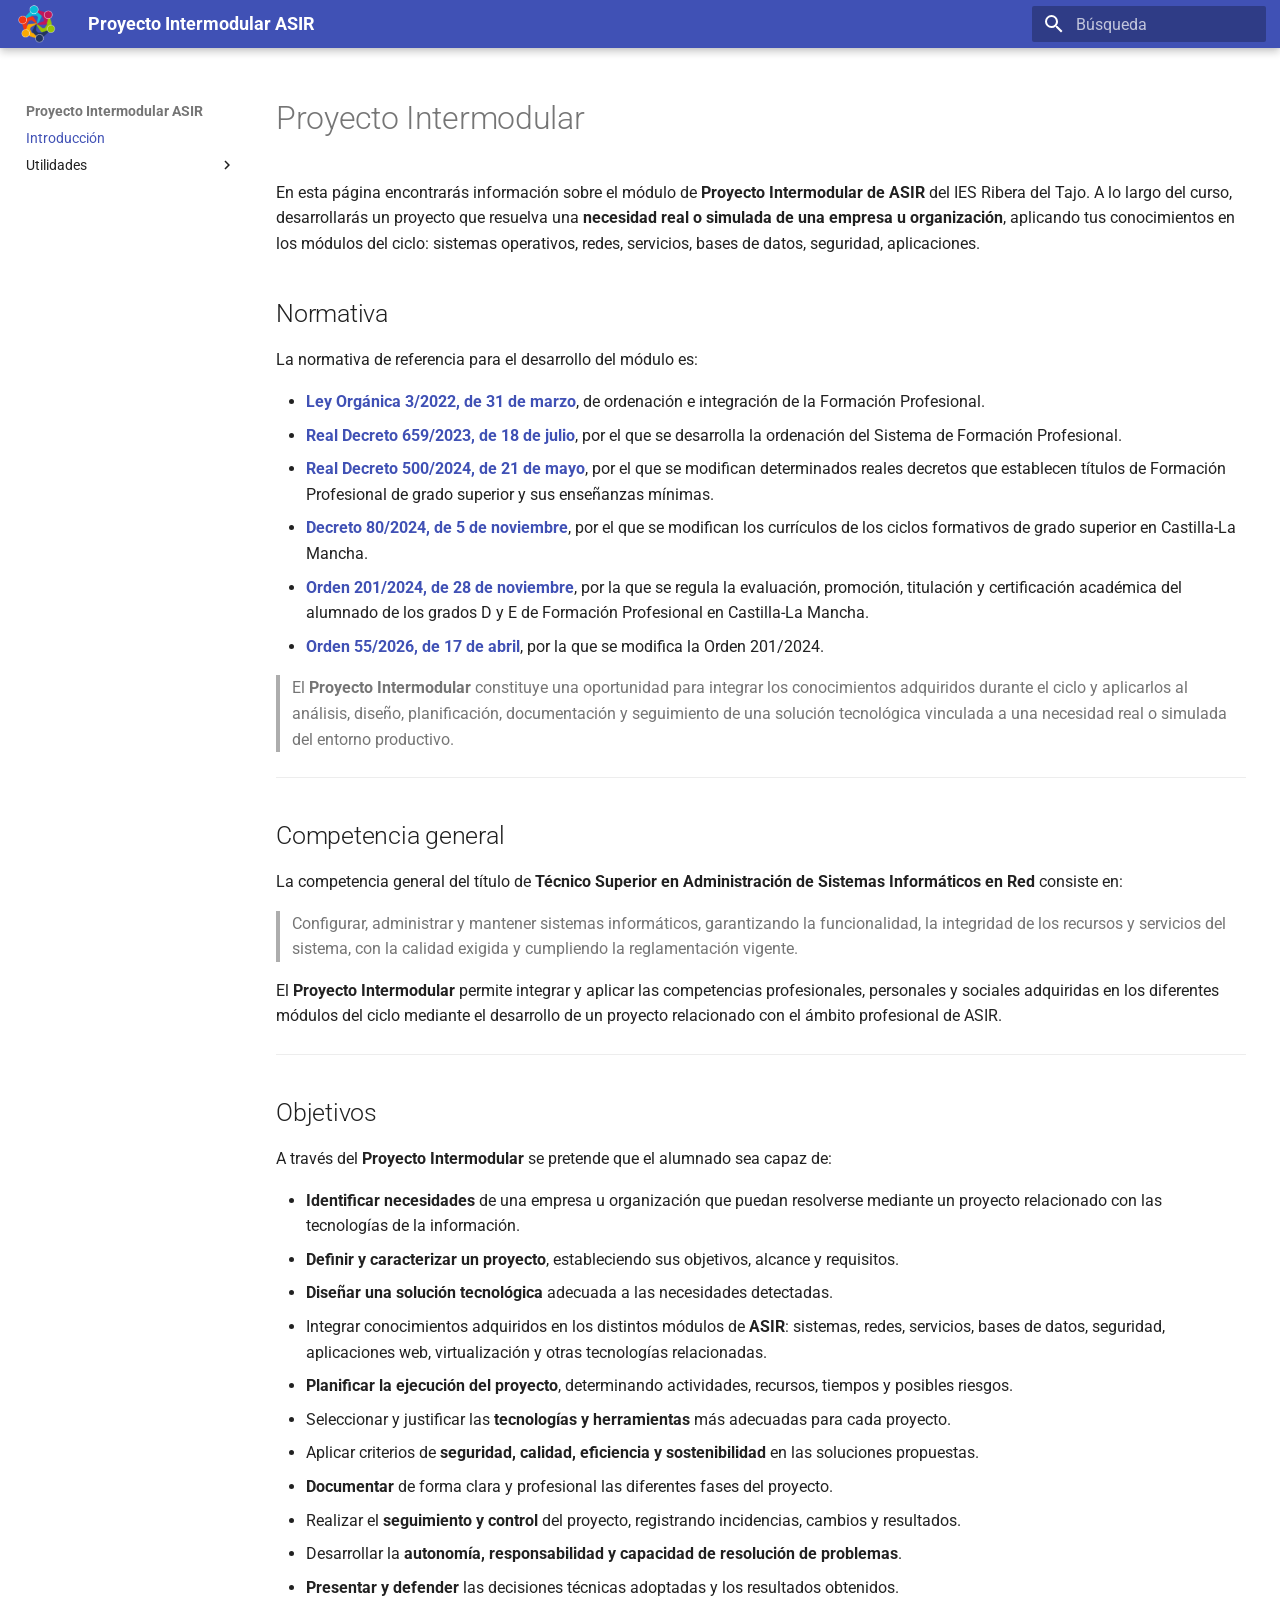
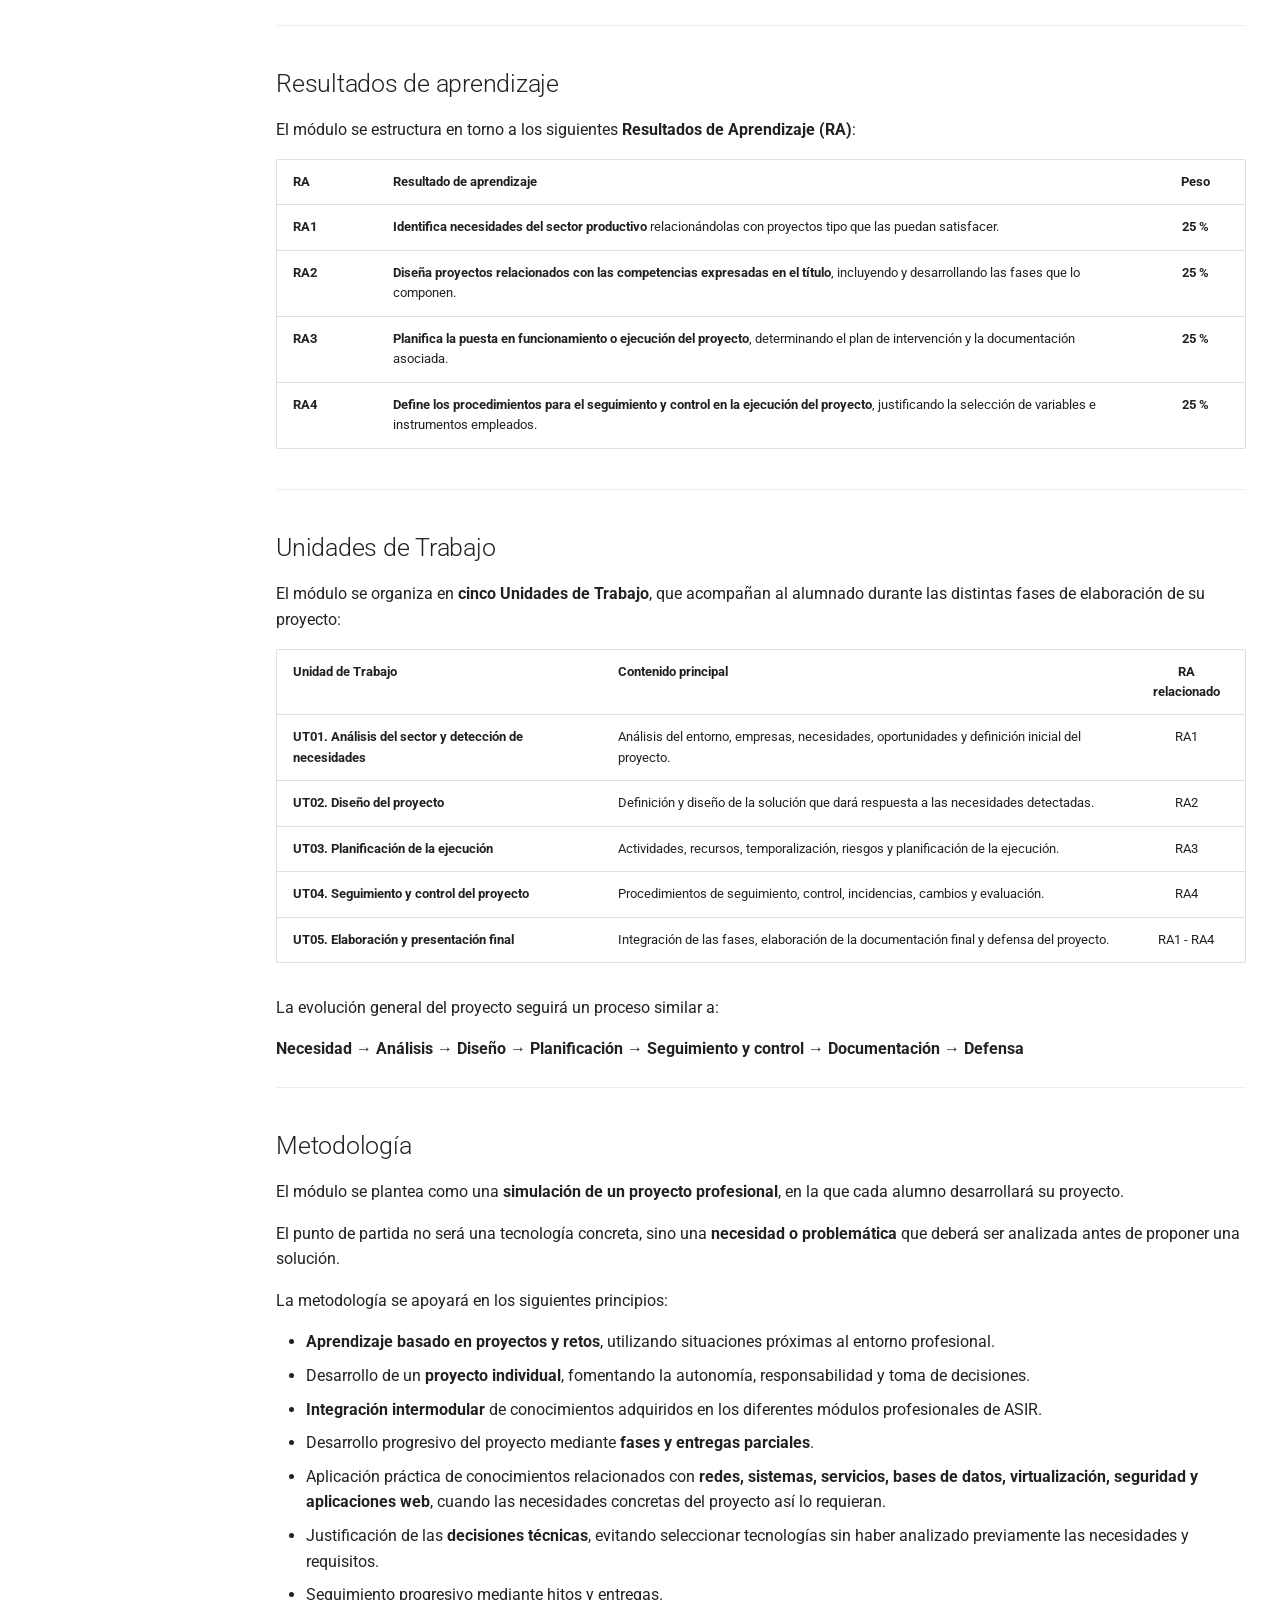
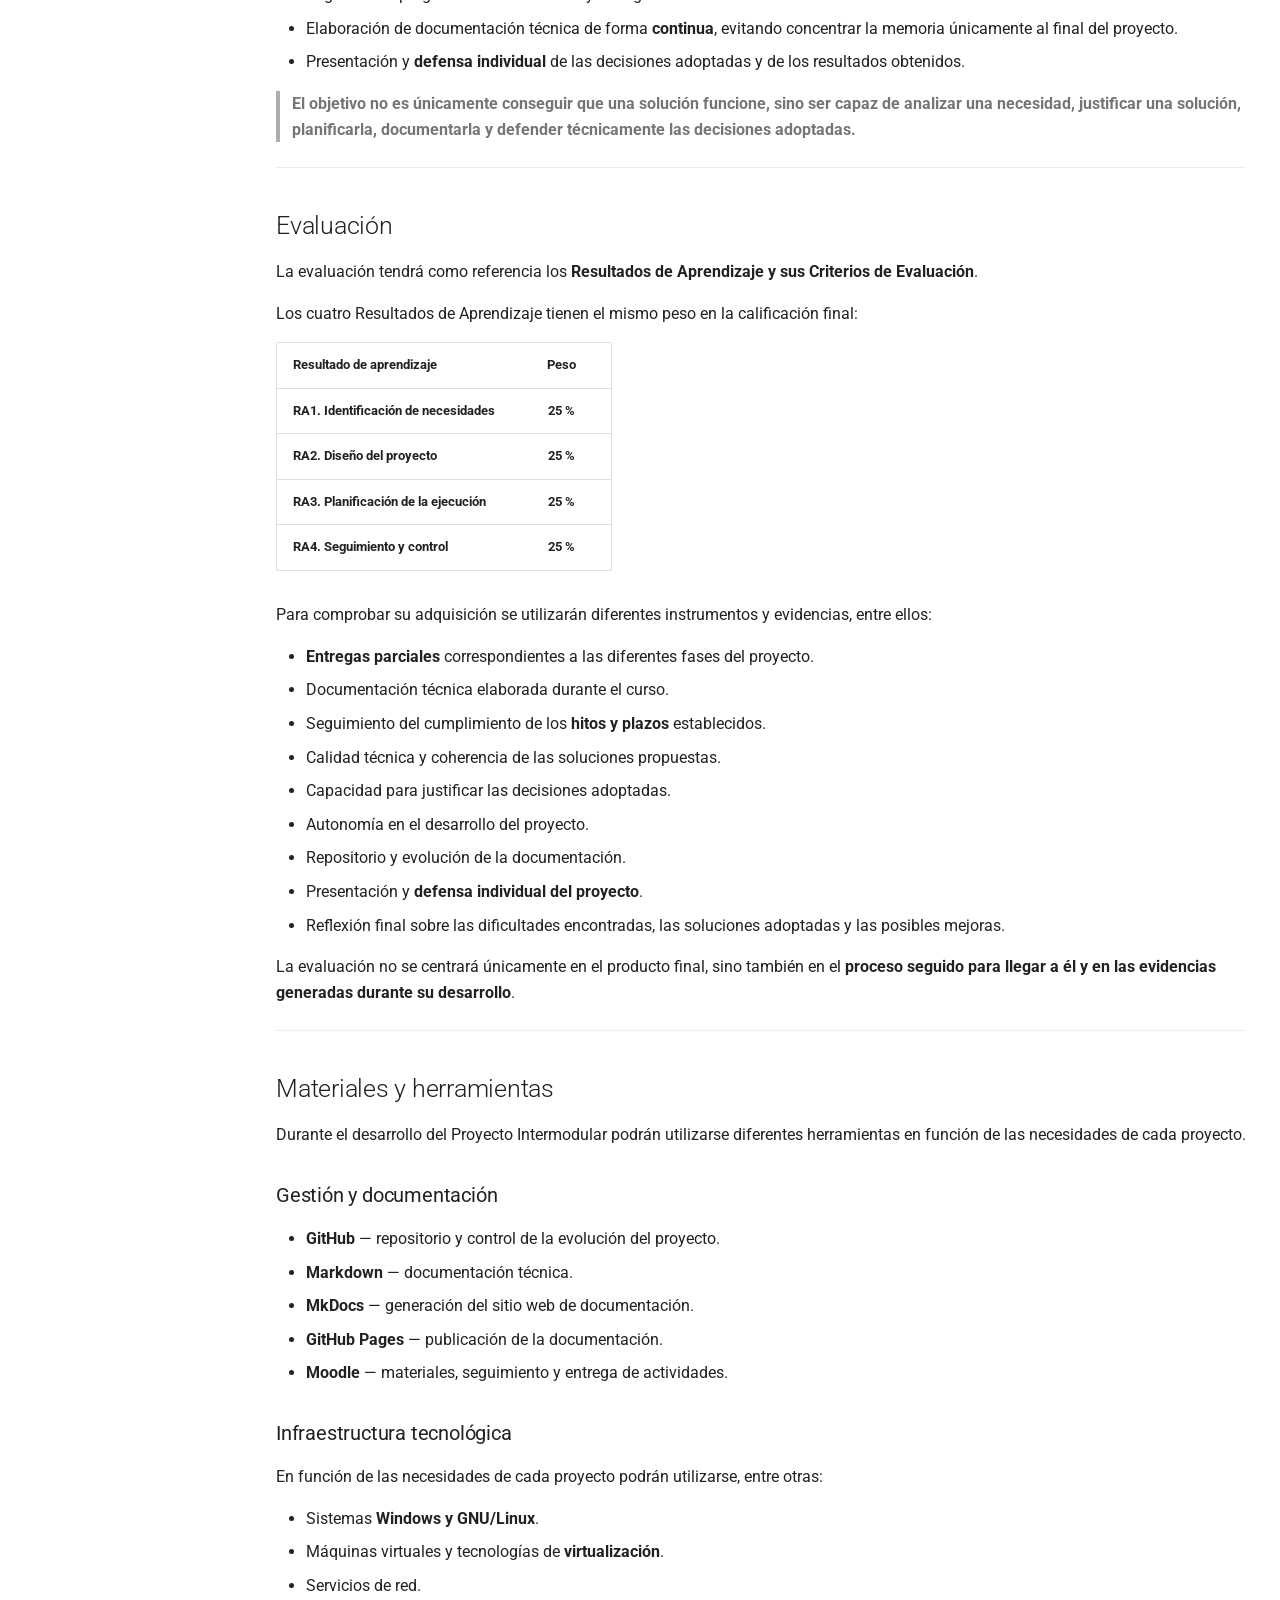
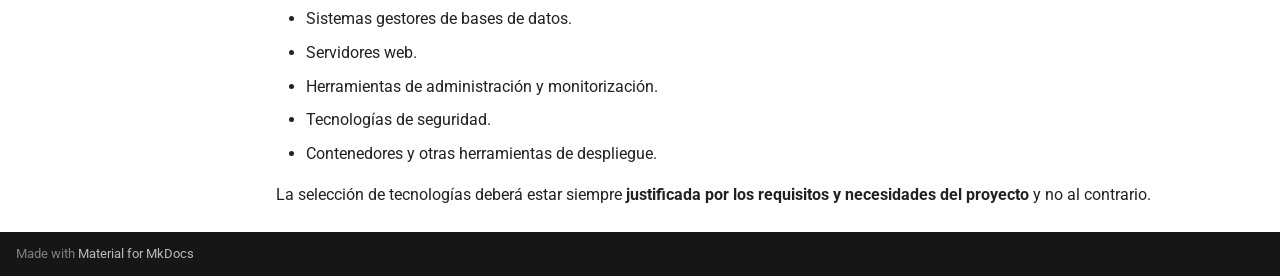
<file: index.html>
<!doctype html>
<html lang="es" class="no-js">
  <head>
    
      <meta charset="utf-8">
      <meta name="viewport" content="width=device-width,initial-scale=1">
      
      
      
        <link rel="canonical" href="https://lidia1900.github.io/Proyecto-Intermodular-ASIR/">
      
      
      
        <link rel="next" href="Utilidades/Trello/">
      
      
        
      
      
      <link rel="icon" href="assets/images/favicon.png">
      <meta name="generator" content="mkdocs-1.6.1, mkdocs-material-9.7.7">
    
    
      
        <title>Proyecto Intermodular ASIR</title>
      
    
    
      <link rel="stylesheet" href="assets/stylesheets/main.ec1eaa64.min.css">
      
      


    
    
      
    
    
      
        
        
        <link rel="preconnect" href="https://fonts.gstatic.com" crossorigin>
        <link rel="stylesheet" href="https://fonts.googleapis.com/css?family=Roboto:300,300i,400,400i,700,700i%7CRoboto+Mono:400,400i,700,700i&display=fallback">
        <style>:root{--md-text-font:"Roboto";--md-code-font:"Roboto Mono"}</style>
      
    
    
      <link rel="stylesheet" href="stylesheets/extra.css">
    
    <script>__md_scope=new URL(".",location),__md_hash=e=>[...e].reduce(((e,_)=>(e<<5)-e+_.charCodeAt(0)),0),__md_get=(e,_=localStorage,t=__md_scope)=>JSON.parse(_.getItem(t.pathname+"."+e)),__md_set=(e,_,t=localStorage,a=__md_scope)=>{try{t.setItem(a.pathname+"."+e,JSON.stringify(_))}catch(e){}}</script>
    
      

    
    
  </head>
  
  
    <body dir="ltr">
  
    
    <input class="md-toggle" data-md-toggle="drawer" type="checkbox" id="__drawer" autocomplete="off">
    <input class="md-toggle" data-md-toggle="search" type="checkbox" id="__search" autocomplete="off">
    <label class="md-overlay" for="__drawer"></label>
    <div data-md-component="skip">
      
        
        <a href="#proyecto-intermodular" class="md-skip">
          Saltar a contenido
        </a>
      
    </div>
    <div data-md-component="announce">
      
    </div>
    
    
      

  

<header class="md-header md-header--shadow" data-md-component="header">
  <nav class="md-header__inner md-grid" aria-label="Cabecera">
    <a href="." title="Proyecto Intermodular ASIR" class="md-header__button md-logo" aria-label="Proyecto Intermodular ASIR" data-md-component="logo">
      
  <img src="assets/images/colaborativo.png" alt="logo">

    </a>
    <label class="md-header__button md-icon" for="__drawer">
      
      <svg xmlns="http://www.w3.org/2000/svg" viewBox="0 0 24 24"><path d="M3 6h18v2H3zm0 5h18v2H3zm0 5h18v2H3z"/></svg>
    </label>
    <div class="md-header__title" data-md-component="header-title">
      <div class="md-header__ellipsis">
        <div class="md-header__topic">
          <span class="md-ellipsis">
            Proyecto Intermodular ASIR
          </span>
        </div>
        <div class="md-header__topic" data-md-component="header-topic">
          <span class="md-ellipsis">
            
              Introducción
            
          </span>
        </div>
      </div>
    </div>
    
    
      <script>var palette=__md_get("__palette");if(palette&&palette.color){if("(prefers-color-scheme)"===palette.color.media){var media=matchMedia("(prefers-color-scheme: light)"),input=document.querySelector(media.matches?"[data-md-color-media='(prefers-color-scheme: light)']":"[data-md-color-media='(prefers-color-scheme: dark)']");palette.color.media=input.getAttribute("data-md-color-media"),palette.color.scheme=input.getAttribute("data-md-color-scheme"),palette.color.primary=input.getAttribute("data-md-color-primary"),palette.color.accent=input.getAttribute("data-md-color-accent")}for(var[key,value]of Object.entries(palette.color))document.body.setAttribute("data-md-color-"+key,value)}</script>
    
    
    
      
      
        <label class="md-header__button md-icon" for="__search">
          
          <svg xmlns="http://www.w3.org/2000/svg" viewBox="0 0 24 24"><path d="M9.5 3A6.5 6.5 0 0 1 16 9.5c0 1.61-.59 3.09-1.56 4.23l.27.27h.79l5 5-1.5 1.5-5-5v-.79l-.27-.27A6.52 6.52 0 0 1 9.5 16 6.5 6.5 0 0 1 3 9.5 6.5 6.5 0 0 1 9.5 3m0 2C7 5 5 7 5 9.5S7 14 9.5 14 14 12 14 9.5 12 5 9.5 5"/></svg>
        </label>
        <div class="md-search" data-md-component="search" role="dialog">
  <label class="md-search__overlay" for="__search"></label>
  <div class="md-search__inner" role="search">
    <form class="md-search__form" name="search">
      <input type="text" class="md-search__input" name="query" aria-label="Búsqueda" placeholder="Búsqueda" autocapitalize="off" autocorrect="off" autocomplete="off" spellcheck="false" data-md-component="search-query" required>
      <label class="md-search__icon md-icon" for="__search">
        
        <svg xmlns="http://www.w3.org/2000/svg" viewBox="0 0 24 24"><path d="M9.5 3A6.5 6.5 0 0 1 16 9.5c0 1.61-.59 3.09-1.56 4.23l.27.27h.79l5 5-1.5 1.5-5-5v-.79l-.27-.27A6.52 6.52 0 0 1 9.5 16 6.5 6.5 0 0 1 3 9.5 6.5 6.5 0 0 1 9.5 3m0 2C7 5 5 7 5 9.5S7 14 9.5 14 14 12 14 9.5 12 5 9.5 5"/></svg>
        
        <svg xmlns="http://www.w3.org/2000/svg" viewBox="0 0 24 24"><path d="M20 11v2H8l5.5 5.5-1.42 1.42L4.16 12l7.92-7.92L13.5 5.5 8 11z"/></svg>
      </label>
      <nav class="md-search__options" aria-label="Buscar">
        
        <button type="reset" class="md-search__icon md-icon" title="Limpiar" aria-label="Limpiar" tabindex="-1">
          
          <svg xmlns="http://www.w3.org/2000/svg" viewBox="0 0 24 24"><path d="M19 6.41 17.59 5 12 10.59 6.41 5 5 6.41 10.59 12 5 17.59 6.41 19 12 13.41 17.59 19 19 17.59 13.41 12z"/></svg>
        </button>
      </nav>
      
    </form>
    <div class="md-search__output">
      <div class="md-search__scrollwrap" tabindex="0" data-md-scrollfix>
        <div class="md-search-result" data-md-component="search-result">
          <div class="md-search-result__meta">
            Inicializando búsqueda
          </div>
          <ol class="md-search-result__list" role="presentation"></ol>
        </div>
      </div>
    </div>
  </div>
</div>
      
    
    
  </nav>
  
</header>
    
    <div class="md-container" data-md-component="container">
      
      
        
          
        
      
      <main class="md-main" data-md-component="main">
        <div class="md-main__inner md-grid">
          
            
              
              <div class="md-sidebar md-sidebar--primary" data-md-component="sidebar" data-md-type="navigation" >
                <div class="md-sidebar__scrollwrap">
                  <div class="md-sidebar__inner">
                    



<nav class="md-nav md-nav--primary" aria-label="Navegación" data-md-level="0">
  <label class="md-nav__title" for="__drawer">
    <a href="." title="Proyecto Intermodular ASIR" class="md-nav__button md-logo" aria-label="Proyecto Intermodular ASIR" data-md-component="logo">
      
  <img src="assets/images/colaborativo.png" alt="logo">

    </a>
    Proyecto Intermodular ASIR
  </label>
  
  <ul class="md-nav__list" data-md-scrollfix>
    
      
      
  
  
    
  
  
  
    <li class="md-nav__item md-nav__item--active">
      
      <input class="md-nav__toggle md-toggle" type="checkbox" id="__toc">
      
      
        
      
      
        <label class="md-nav__link md-nav__link--active" for="__toc">
          
  
  
  <span class="md-ellipsis">
    
  
    Introducción
  

    
  </span>
  
  

          <span class="md-nav__icon md-icon"></span>
        </label>
      
      <a href="." class="md-nav__link md-nav__link--active">
        
  
  
  <span class="md-ellipsis">
    
  
    Introducción
  

    
  </span>
  
  

      </a>
      
        

<nav class="md-nav md-nav--secondary" aria-label="Tabla de contenidos">
  
  
  
    
  
  
    <label class="md-nav__title" for="__toc">
      <span class="md-nav__icon md-icon"></span>
      Tabla de contenidos
    </label>
    <ul class="md-nav__list" data-md-component="toc" data-md-scrollfix>
      
        <li class="md-nav__item">
  <a href="#normativa" class="md-nav__link">
    <span class="md-ellipsis">
      
        Normativa
      
    </span>
  </a>
  
</li>
      
        <li class="md-nav__item">
  <a href="#competencia-general" class="md-nav__link">
    <span class="md-ellipsis">
      
        Competencia general
      
    </span>
  </a>
  
</li>
      
        <li class="md-nav__item">
  <a href="#objetivos" class="md-nav__link">
    <span class="md-ellipsis">
      
        Objetivos
      
    </span>
  </a>
  
</li>
      
        <li class="md-nav__item">
  <a href="#resultados-de-aprendizaje" class="md-nav__link">
    <span class="md-ellipsis">
      
        Resultados de aprendizaje
      
    </span>
  </a>
  
</li>
      
        <li class="md-nav__item">
  <a href="#unidades-de-trabajo" class="md-nav__link">
    <span class="md-ellipsis">
      
        Unidades de Trabajo
      
    </span>
  </a>
  
</li>
      
        <li class="md-nav__item">
  <a href="#metodologia" class="md-nav__link">
    <span class="md-ellipsis">
      
        Metodología
      
    </span>
  </a>
  
</li>
      
        <li class="md-nav__item">
  <a href="#evaluacion" class="md-nav__link">
    <span class="md-ellipsis">
      
        Evaluación
      
    </span>
  </a>
  
</li>
      
        <li class="md-nav__item">
  <a href="#materiales-y-herramientas" class="md-nav__link">
    <span class="md-ellipsis">
      
        Materiales y herramientas
      
    </span>
  </a>
  
    <nav class="md-nav" aria-label="Materiales y herramientas">
      <ul class="md-nav__list">
        
          <li class="md-nav__item">
  <a href="#gestion-y-documentacion" class="md-nav__link">
    <span class="md-ellipsis">
      
        Gestión y documentación
      
    </span>
  </a>
  
</li>
        
          <li class="md-nav__item">
  <a href="#infraestructura-tecnologica" class="md-nav__link">
    <span class="md-ellipsis">
      
        Infraestructura tecnológica
      
    </span>
  </a>
  
</li>
        
      </ul>
    </nav>
  
</li>
      
    </ul>
  
</nav>
      
    </li>
  

    
      
      
  
  
  
  
    
    
    
    
    
    <li class="md-nav__item md-nav__item--nested">
      
        
        
        <input class="md-nav__toggle md-toggle " type="checkbox" id="__nav_2" >
        
          
          <label class="md-nav__link" for="__nav_2" id="__nav_2_label" tabindex="0">
            
  
  
  <span class="md-ellipsis">
    
  
    Utilidades
  

    
  </span>
  
  

            <span class="md-nav__icon md-icon"></span>
          </label>
        
        <nav class="md-nav" data-md-level="1" aria-labelledby="__nav_2_label" aria-expanded="false">
          <label class="md-nav__title" for="__nav_2">
            <span class="md-nav__icon md-icon"></span>
            
  
    Utilidades
  

          </label>
          <ul class="md-nav__list" data-md-scrollfix>
            
              
                
  
  
  
  
    <li class="md-nav__item">
      <a href="Utilidades/Trello/" class="md-nav__link">
        
  
  
  <span class="md-ellipsis">
    
  
    Planificación y seguimiento con Trello
  

    
  </span>
  
  

      </a>
    </li>
  

              
            
              
                
  
  
  
  
    <li class="md-nav__item">
      <a href="Utilidades/Documentacion/" class="md-nav__link">
        
  
  
  <span class="md-ellipsis">
    
  
    Documentación
  

    
  </span>
  
  

      </a>
    </li>
  

              
            
              
                
  
  
  
  
    <li class="md-nav__item">
      <a href="Utilidades/Git/" class="md-nav__link">
        
  
  
  <span class="md-ellipsis">
    
  
    Git y entorno de desarrollo
  

    
  </span>
  
  

      </a>
    </li>
  

              
            
          </ul>
        </nav>
      
    </li>
  

    
  </ul>
</nav>
                  </div>
                </div>
              </div>
            
            
              
              <div class="md-sidebar md-sidebar--secondary" data-md-component="sidebar" data-md-type="toc" >
                <div class="md-sidebar__scrollwrap">
                  <div class="md-sidebar__inner">
                    

<nav class="md-nav md-nav--secondary" aria-label="Tabla de contenidos">
  
  
  
    
  
  
    <label class="md-nav__title" for="__toc">
      <span class="md-nav__icon md-icon"></span>
      Tabla de contenidos
    </label>
    <ul class="md-nav__list" data-md-component="toc" data-md-scrollfix>
      
        <li class="md-nav__item">
  <a href="#normativa" class="md-nav__link">
    <span class="md-ellipsis">
      
        Normativa
      
    </span>
  </a>
  
</li>
      
        <li class="md-nav__item">
  <a href="#competencia-general" class="md-nav__link">
    <span class="md-ellipsis">
      
        Competencia general
      
    </span>
  </a>
  
</li>
      
        <li class="md-nav__item">
  <a href="#objetivos" class="md-nav__link">
    <span class="md-ellipsis">
      
        Objetivos
      
    </span>
  </a>
  
</li>
      
        <li class="md-nav__item">
  <a href="#resultados-de-aprendizaje" class="md-nav__link">
    <span class="md-ellipsis">
      
        Resultados de aprendizaje
      
    </span>
  </a>
  
</li>
      
        <li class="md-nav__item">
  <a href="#unidades-de-trabajo" class="md-nav__link">
    <span class="md-ellipsis">
      
        Unidades de Trabajo
      
    </span>
  </a>
  
</li>
      
        <li class="md-nav__item">
  <a href="#metodologia" class="md-nav__link">
    <span class="md-ellipsis">
      
        Metodología
      
    </span>
  </a>
  
</li>
      
        <li class="md-nav__item">
  <a href="#evaluacion" class="md-nav__link">
    <span class="md-ellipsis">
      
        Evaluación
      
    </span>
  </a>
  
</li>
      
        <li class="md-nav__item">
  <a href="#materiales-y-herramientas" class="md-nav__link">
    <span class="md-ellipsis">
      
        Materiales y herramientas
      
    </span>
  </a>
  
    <nav class="md-nav" aria-label="Materiales y herramientas">
      <ul class="md-nav__list">
        
          <li class="md-nav__item">
  <a href="#gestion-y-documentacion" class="md-nav__link">
    <span class="md-ellipsis">
      
        Gestión y documentación
      
    </span>
  </a>
  
</li>
        
          <li class="md-nav__item">
  <a href="#infraestructura-tecnologica" class="md-nav__link">
    <span class="md-ellipsis">
      
        Infraestructura tecnológica
      
    </span>
  </a>
  
</li>
        
      </ul>
    </nav>
  
</li>
      
    </ul>
  
</nav>
                  </div>
                </div>
              </div>
            
          
          
            <div class="md-content" data-md-component="content">
              
              <article class="md-content__inner md-typeset">
                
                  



<h1 id="proyecto-intermodular">Proyecto Intermodular</h1>
<p>En esta página encontrarás información sobre el módulo de <strong>Proyecto Intermodular de ASIR</strong> del IES Ribera del Tajo. A lo largo del curso, desarrollarás un proyecto que resuelva una <strong>necesidad real o simulada de una empresa u organización</strong>, aplicando tus conocimientos en los módulos del ciclo: sistemas operativos, redes, servicios, bases de datos, seguridad, aplicaciones. </p>
<h2 id="normativa">Normativa</h2>
<p>La normativa de referencia para el desarrollo del módulo es:</p>
<ul>
<li><a href="https://www.boe.es/buscar/act.php?id=BOE-A-2022-5139"><strong>Ley Orgánica 3/2022, de 31 de marzo</strong></a>, de ordenación e integración de la Formación Profesional.</li>
<li><a href="https://www.boe.es/eli/es/rd/2023/07/18/659/con"><strong>Real Decreto 659/2023, de 18 de julio</strong></a>, por el que se desarrolla la ordenación del Sistema de Formación Profesional.</li>
<li><a href="https://www.boe.es/buscar/doc.php?id=BOE-A-2024-10685"><strong>Real Decreto 500/2024, de 21 de mayo</strong></a>, por el que se modifican determinados reales decretos que establecen títulos de Formación Profesional de grado superior y sus enseñanzas mínimas.</li>
<li><a href="https://docm.jccm.es/docm/verArchivoHtml.do?ruta=2024%2F11%2F11%2Fhtml%2F2024_8907.html&amp;tipo=rutaDocm"><strong>Decreto 80/2024, de 5 de noviembre</strong></a>, por el que se modifican los currículos de los ciclos formativos de grado superior en Castilla-La Mancha.</li>
<li><a href="http://docm.jccm.es/docm/eli/es-cm/o/2024/11/28/201"><strong>Orden 201/2024, de 28 de noviembre</strong></a>, por la que se regula la evaluación, promoción, titulación y certificación académica del alumnado de los grados D y E de Formación Profesional en Castilla-La Mancha.</li>
<li><a href="https://docm.jccm.es/docm/verArchivoHtml.do?ruta=2026%2F04%2F27%2Fhtml%2F2026_3017.html&amp;tipo=rutaDocm"><strong>Orden 55/2026, de 17 de abril</strong></a>, por la que se modifica la Orden 201/2024.</li>
</ul>
<blockquote>
<p>El <strong>Proyecto Intermodular</strong> constituye una oportunidad para integrar los conocimientos adquiridos durante el ciclo y aplicarlos al análisis, diseño, planificación, documentación y seguimiento de una solución tecnológica vinculada a una necesidad real o simulada del entorno productivo.</p>
</blockquote>
<hr />
<h2 id="competencia-general">Competencia general</h2>
<p>La competencia general del título de <strong>Técnico Superior en Administración de Sistemas Informáticos en Red</strong> consiste en:</p>
<blockquote>
<p>Configurar, administrar y mantener sistemas informáticos, garantizando la funcionalidad, la integridad de los recursos y servicios del sistema, con la calidad exigida y cumpliendo la reglamentación vigente.</p>
</blockquote>
<p>El <strong>Proyecto Intermodular</strong> permite integrar y aplicar las competencias profesionales, personales y sociales adquiridas en los diferentes módulos del ciclo mediante el desarrollo de un proyecto relacionado con el ámbito profesional de ASIR.</p>
<hr />
<h2 id="objetivos">Objetivos</h2>
<p>A través del <strong>Proyecto Intermodular</strong> se pretende que el alumnado sea capaz de:</p>
<ul>
<li><strong>Identificar necesidades</strong> de una empresa u organización que puedan resolverse mediante un proyecto relacionado con las tecnologías de la información.</li>
<li><strong>Definir y caracterizar un proyecto</strong>, estableciendo sus objetivos, alcance y requisitos.</li>
<li><strong>Diseñar una solución tecnológica</strong> adecuada a las necesidades detectadas.</li>
<li>Integrar conocimientos adquiridos en los distintos módulos de <strong>ASIR</strong>: sistemas, redes, servicios, bases de datos, seguridad, aplicaciones web, virtualización y otras tecnologías relacionadas.</li>
<li><strong>Planificar la ejecución del proyecto</strong>, determinando actividades, recursos, tiempos y posibles riesgos.</li>
<li>Seleccionar y justificar las <strong>tecnologías y herramientas</strong> más adecuadas para cada proyecto.</li>
<li>Aplicar criterios de <strong>seguridad, calidad, eficiencia y sostenibilidad</strong> en las soluciones propuestas.</li>
<li><strong>Documentar</strong> de forma clara y profesional las diferentes fases del proyecto.</li>
<li>Realizar el <strong>seguimiento y control</strong> del proyecto, registrando incidencias, cambios y resultados.</li>
<li>Desarrollar la <strong>autonomía, responsabilidad y capacidad de resolución de problemas</strong>.</li>
<li><strong>Presentar y defender</strong> las decisiones técnicas adoptadas y los resultados obtenidos.</li>
</ul>
<hr />
<h2 id="resultados-de-aprendizaje">Resultados de aprendizaje</h2>
<p>El módulo se estructura en torno a los siguientes <strong>Resultados de Aprendizaje (RA)</strong>:</p>
<table>
<thead>
<tr>
<th>RA</th>
<th>Resultado de aprendizaje</th>
<th style="text-align: center;">Peso</th>
</tr>
</thead>
<tbody>
<tr>
<td><strong>RA1</strong></td>
<td><strong>Identifica necesidades del sector productivo</strong> relacionándolas con proyectos tipo que las puedan satisfacer.</td>
<td style="text-align: center;"><strong>25 %</strong></td>
</tr>
<tr>
<td><strong>RA2</strong></td>
<td><strong>Diseña proyectos relacionados con las competencias expresadas en el título</strong>, incluyendo y desarrollando las fases que lo componen.</td>
<td style="text-align: center;"><strong>25 %</strong></td>
</tr>
<tr>
<td><strong>RA3</strong></td>
<td><strong>Planifica la puesta en funcionamiento o ejecución del proyecto</strong>, determinando el plan de intervención y la documentación asociada.</td>
<td style="text-align: center;"><strong>25 %</strong></td>
</tr>
<tr>
<td><strong>RA4</strong></td>
<td><strong>Define los procedimientos para el seguimiento y control en la ejecución del proyecto</strong>, justificando la selección de variables e instrumentos empleados.</td>
<td style="text-align: center;"><strong>25 %</strong></td>
</tr>
</tbody>
</table>
<hr />
<h2 id="unidades-de-trabajo">Unidades de Trabajo</h2>
<p>El módulo se organiza en <strong>cinco Unidades de Trabajo</strong>, que acompañan al alumnado durante las distintas fases de elaboración de su proyecto:</p>
<table>
<thead>
<tr>
<th>Unidad de Trabajo</th>
<th>Contenido principal</th>
<th style="text-align: center;">RA relacionado</th>
</tr>
</thead>
<tbody>
<tr>
<td><strong>UT01. Análisis del sector y detección de necesidades</strong></td>
<td>Análisis del entorno, empresas, necesidades, oportunidades y definición inicial del proyecto.</td>
<td style="text-align: center;">RA1</td>
</tr>
<tr>
<td><strong>UT02. Diseño del proyecto</strong></td>
<td>Definición y diseño de la solución que dará respuesta a las necesidades detectadas.</td>
<td style="text-align: center;">RA2</td>
</tr>
<tr>
<td><strong>UT03. Planificación de la ejecución</strong></td>
<td>Actividades, recursos, temporalización, riesgos y planificación de la ejecución.</td>
<td style="text-align: center;">RA3</td>
</tr>
<tr>
<td><strong>UT04. Seguimiento y control del proyecto</strong></td>
<td>Procedimientos de seguimiento, control, incidencias, cambios y evaluación.</td>
<td style="text-align: center;">RA4</td>
</tr>
<tr>
<td><strong>UT05. Elaboración y presentación final</strong></td>
<td>Integración de las fases, elaboración de la documentación final y defensa del proyecto.</td>
<td style="text-align: center;">RA1 - RA4</td>
</tr>
</tbody>
</table>
<p>La evolución general del proyecto seguirá un proceso similar a:</p>
<p><strong>Necesidad → Análisis → Diseño → Planificación → Seguimiento y control → Documentación → Defensa</strong></p>
<hr />
<h2 id="metodologia">Metodología</h2>
<p>El módulo se plantea como una <strong>simulación de un proyecto profesional</strong>, en la que cada alumno desarrollará su proyecto.</p>
<p>El punto de partida no será una tecnología concreta, sino una <strong>necesidad o problemática</strong> que deberá ser analizada antes de proponer una solución.</p>
<p>La metodología se apoyará en los siguientes principios:</p>
<ul>
<li><strong>Aprendizaje basado en proyectos y retos</strong>, utilizando situaciones próximas al entorno profesional.</li>
<li>Desarrollo de un <strong>proyecto individual</strong>, fomentando la autonomía, responsabilidad y toma de decisiones.</li>
<li><strong>Integración intermodular</strong> de conocimientos adquiridos en los diferentes módulos profesionales de ASIR.</li>
<li>Desarrollo progresivo del proyecto mediante <strong>fases y entregas parciales</strong>.</li>
<li>Aplicación práctica de conocimientos relacionados con <strong>redes, sistemas, servicios, bases de datos, virtualización, seguridad y aplicaciones web</strong>, cuando las necesidades concretas del proyecto así lo requieran.</li>
<li>Justificación de las <strong>decisiones técnicas</strong>, evitando seleccionar tecnologías sin haber analizado previamente las necesidades y requisitos.</li>
<li>Seguimiento progresivo mediante hitos y entregas.</li>
<li>Elaboración de documentación técnica de forma <strong>continua</strong>, evitando concentrar la memoria únicamente al final del proyecto.</li>
<li>Presentación y <strong>defensa individual</strong> de las decisiones adoptadas y de los resultados obtenidos.</li>
</ul>
<blockquote>
<p><strong>El objetivo no es únicamente conseguir que una solución funcione, sino ser capaz de analizar una necesidad, justificar una solución, planificarla, documentarla y defender técnicamente las decisiones adoptadas.</strong></p>
</blockquote>
<hr />
<h2 id="evaluacion">Evaluación</h2>
<p>La evaluación tendrá como referencia los <strong>Resultados de Aprendizaje y sus Criterios de Evaluación</strong>.</p>
<p>Los cuatro Resultados de Aprendizaje tienen el mismo peso en la calificación final:</p>
<table>
<thead>
<tr>
<th>Resultado de aprendizaje</th>
<th style="text-align: center;">Peso</th>
</tr>
</thead>
<tbody>
<tr>
<td><strong>RA1. Identificación de necesidades</strong></td>
<td style="text-align: center;"><strong>25 %</strong></td>
</tr>
<tr>
<td><strong>RA2. Diseño del proyecto</strong></td>
<td style="text-align: center;"><strong>25 %</strong></td>
</tr>
<tr>
<td><strong>RA3. Planificación de la ejecución</strong></td>
<td style="text-align: center;"><strong>25 %</strong></td>
</tr>
<tr>
<td><strong>RA4. Seguimiento y control</strong></td>
<td style="text-align: center;"><strong>25 %</strong></td>
</tr>
</tbody>
</table>
<p>Para comprobar su adquisición se utilizarán diferentes instrumentos y evidencias, entre ellos:</p>
<ul>
<li><strong>Entregas parciales</strong> correspondientes a las diferentes fases del proyecto.</li>
<li>Documentación técnica elaborada durante el curso.</li>
<li>Seguimiento del cumplimiento de los <strong>hitos y plazos</strong> establecidos.</li>
<li>Calidad técnica y coherencia de las soluciones propuestas.</li>
<li>Capacidad para justificar las decisiones adoptadas.</li>
<li>Autonomía en el desarrollo del proyecto.</li>
<li>Repositorio y evolución de la documentación.</li>
<li>Presentación y <strong>defensa individual del proyecto</strong>.</li>
<li>Reflexión final sobre las dificultades encontradas, las soluciones adoptadas y las posibles mejoras.</li>
</ul>
<p>La evaluación no se centrará únicamente en el producto final, sino también en el <strong>proceso seguido para llegar a él y en las evidencias generadas durante su desarrollo</strong>.</p>
<hr />
<h2 id="materiales-y-herramientas">Materiales y herramientas</h2>
<p>Durante el desarrollo del Proyecto Intermodular podrán utilizarse diferentes herramientas en función de las necesidades de cada proyecto.</p>
<h3 id="gestion-y-documentacion">Gestión y documentación</h3>
<ul>
<li><strong>GitHub</strong> — repositorio y control de la evolución del proyecto.</li>
<li><strong>Markdown</strong> — documentación técnica.</li>
<li><strong>MkDocs</strong> — generación del sitio web de documentación.</li>
<li><strong>GitHub Pages</strong> — publicación de la documentación.</li>
<li><strong>Moodle</strong> — materiales, seguimiento y entrega de actividades.</li>
</ul>
<h3 id="infraestructura-tecnologica">Infraestructura tecnológica</h3>
<p>En función de las necesidades de cada proyecto podrán utilizarse, entre otras:</p>
<ul>
<li>Sistemas <strong>Windows y GNU/Linux</strong>.</li>
<li>Máquinas virtuales y tecnologías de <strong>virtualización</strong>.</li>
<li>Servicios de red.</li>
<li>Sistemas gestores de bases de datos.</li>
<li>Servidores web.</li>
<li>Herramientas de administración y monitorización.</li>
<li>Tecnologías de seguridad.</li>
<li>Contenedores y otras herramientas de despliegue.</li>
</ul>
<p>La selección de tecnologías deberá estar siempre <strong>justificada por los requisitos y necesidades del proyecto</strong> y no al contrario.</p>












                
              </article>
            </div>
          
          
<script>var target=document.getElementById(location.hash.slice(1));target&&target.name&&(target.checked=target.name.startsWith("__tabbed_"))</script>
        </div>
        
      </main>
      
        <footer class="md-footer">
  
  <div class="md-footer-meta md-typeset">
    <div class="md-footer-meta__inner md-grid">
      <div class="md-copyright">
  
  
    Made with
    <a href="https://squidfunk.github.io/mkdocs-material/" target="_blank" rel="noopener">
      Material for MkDocs
    </a>
  
</div>
      
    </div>
  </div>
</footer>
      
    </div>
    <div class="md-dialog" data-md-component="dialog">
      <div class="md-dialog__inner md-typeset"></div>
    </div>
    
    
    
      
      
      <script id="__config" type="application/json">{"annotate": null, "base": ".", "features": ["content.code.copy"], "search": "assets/javascripts/workers/search.2c215733.min.js", "tags": null, "translations": {"clipboard.copied": "Copiado al portapapeles", "clipboard.copy": "Copiar al portapapeles", "search.result.more.one": "1 m\u00e1s en esta p\u00e1gina", "search.result.more.other": "# m\u00e1s en esta p\u00e1gina", "search.result.none": "No se encontraron documentos", "search.result.one": "1 documento encontrado", "search.result.other": "# documentos encontrados", "search.result.placeholder": "Teclee para comenzar b\u00fasqueda", "search.result.term.missing": "Falta", "select.version": "Seleccionar versi\u00f3n"}, "version": null}</script>
    
    
      <script src="assets/javascripts/bundle.d7400e89.min.js"></script>
      
    
  </body>
</html>
</file>
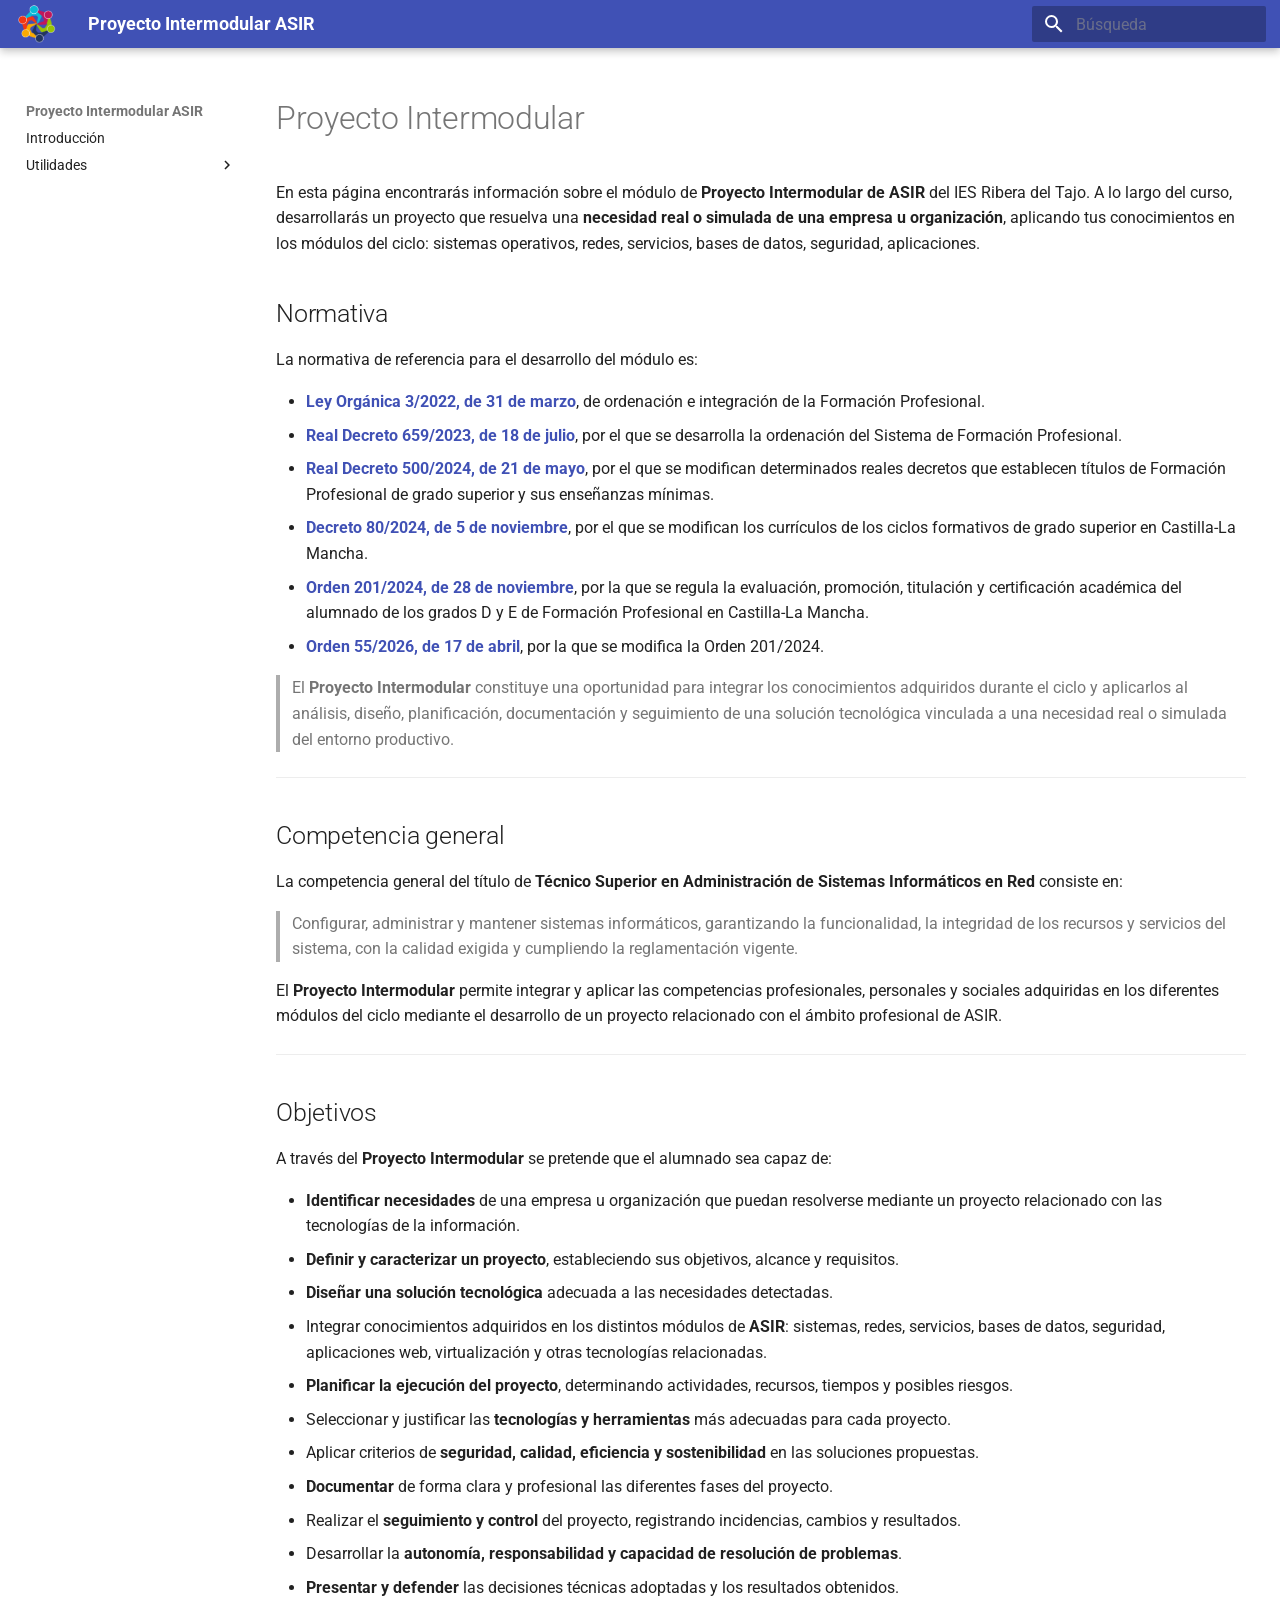
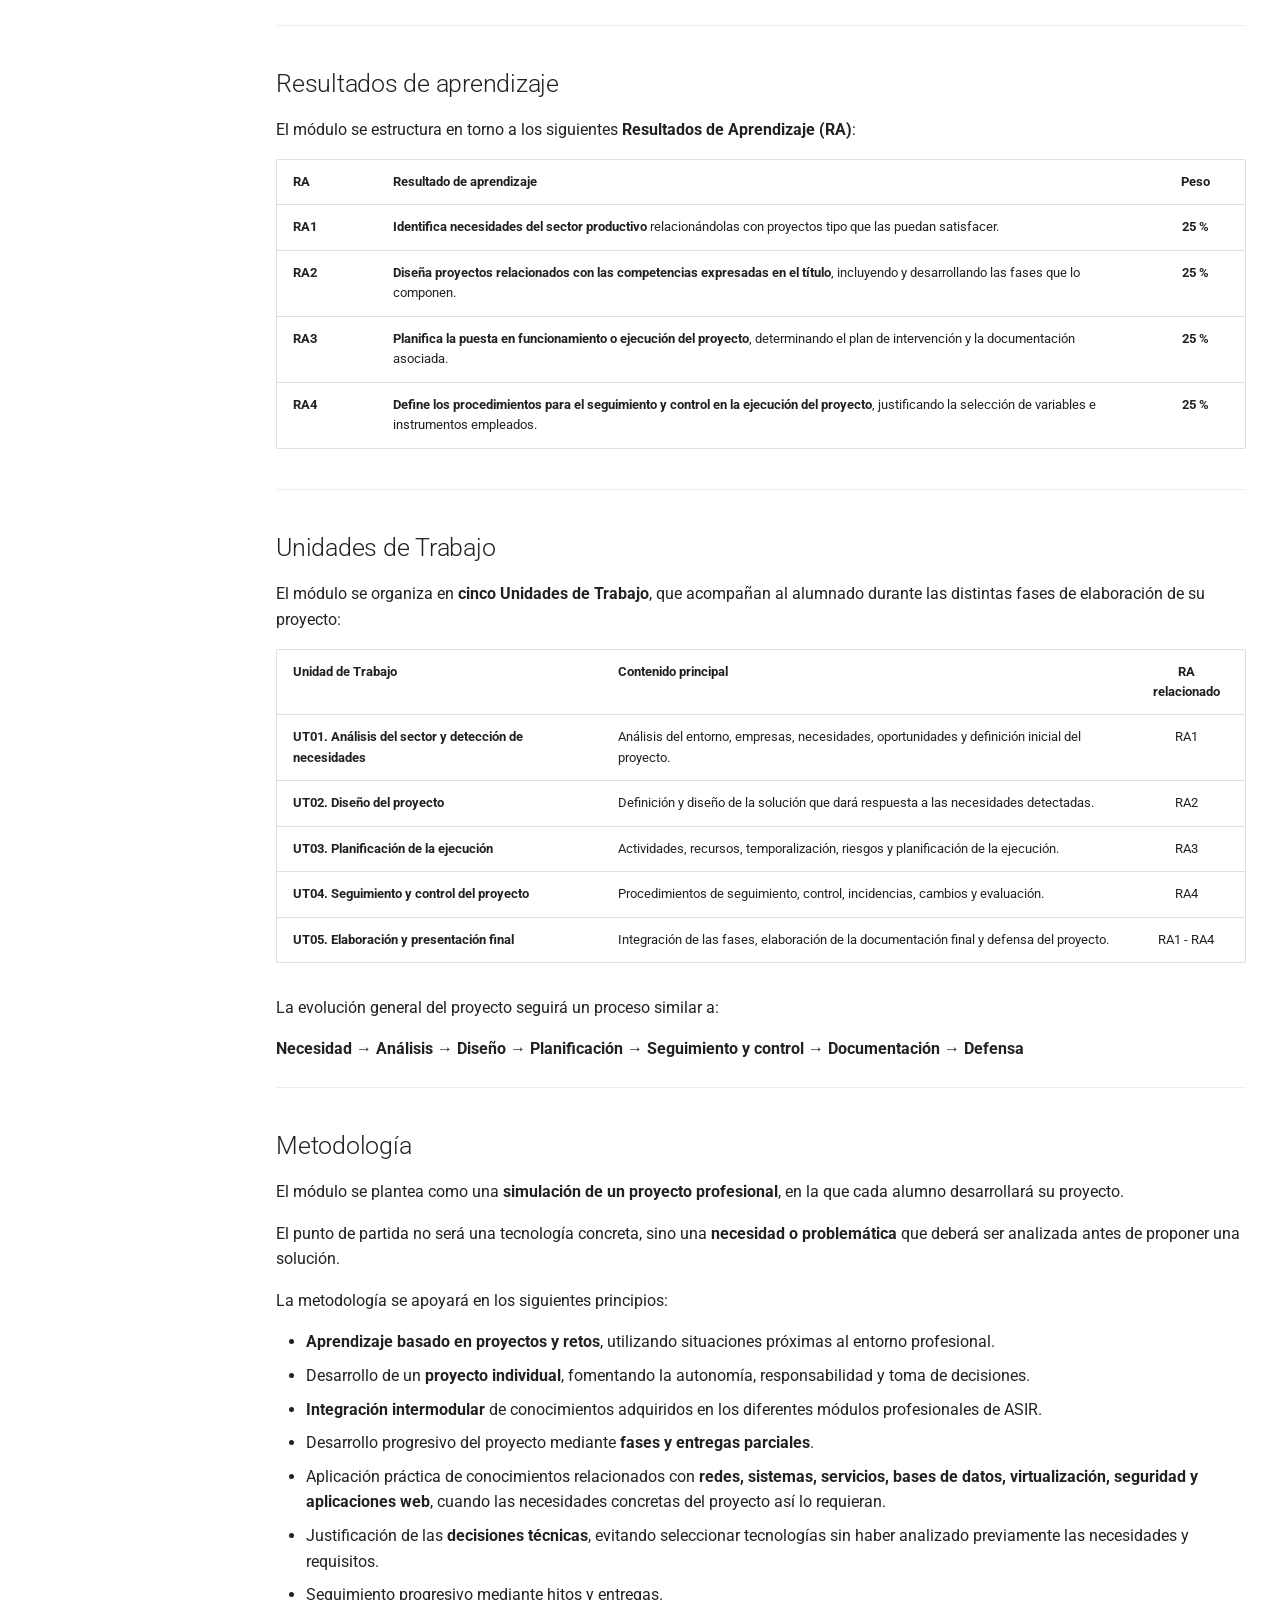
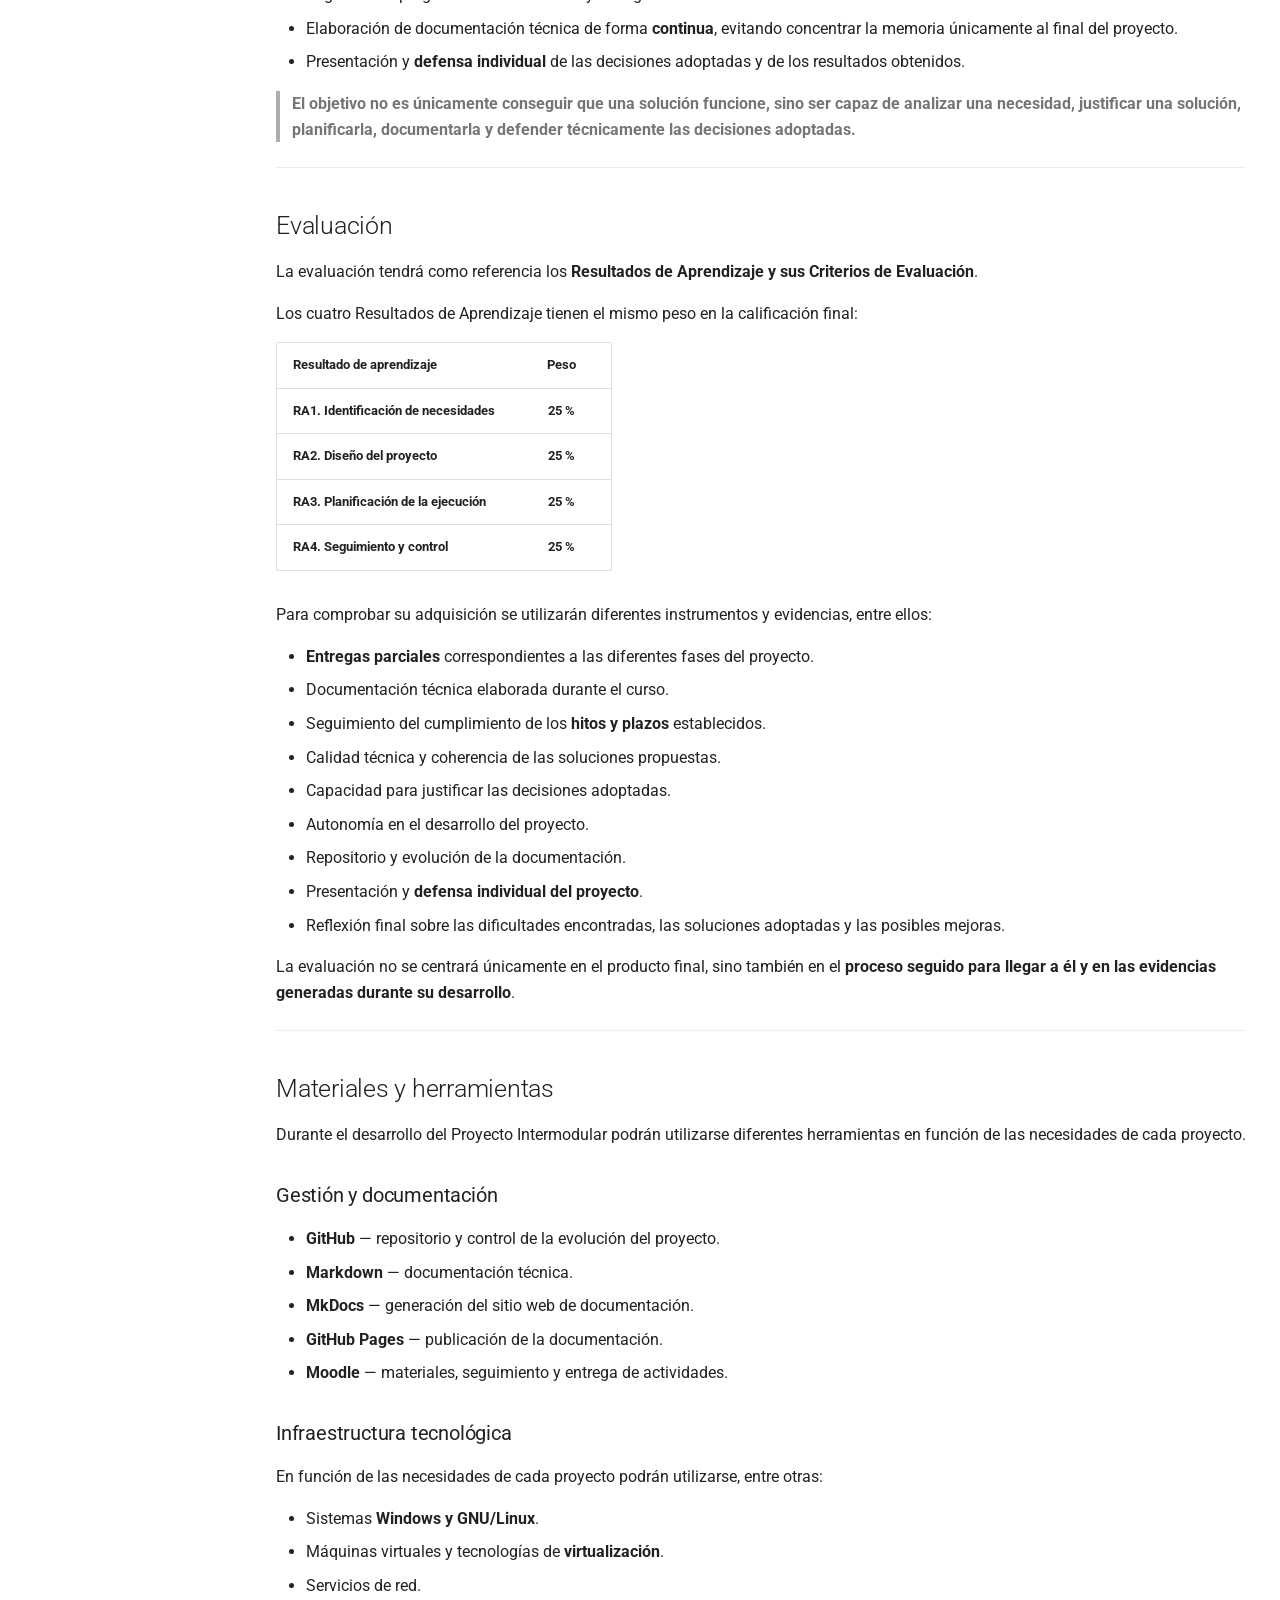
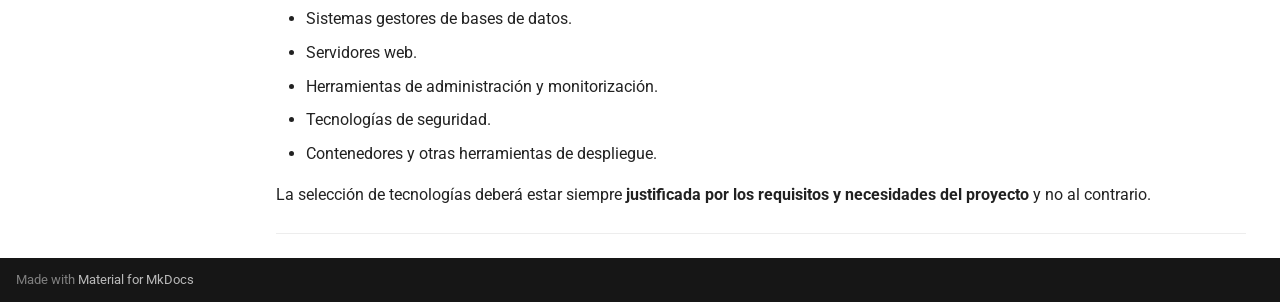
<file: 01_introduccion/index.html>
<!doctype html>
<html lang="es" class="no-js">
  <head>
    
      <meta charset="utf-8">
      <meta name="viewport" content="width=device-width,initial-scale=1">
      
      
      
        <link rel="canonical" href="https://lidia1900.github.io/Proyecto-Intermodular-ASIR/01_introduccion/">
      
      
      
      
        
      
      
      <link rel="icon" href="../assets/images/favicon.png">
      <meta name="generator" content="mkdocs-1.6.1, mkdocs-material-9.7.7">
    
    
      
        <title>Proyecto Intermodular - Proyecto Intermodular ASIR</title>
      
    
    
      <link rel="stylesheet" href="../assets/stylesheets/main.ec1eaa64.min.css">
      
      


    
    
      
    
    
      
        
        
        <link rel="preconnect" href="https://fonts.gstatic.com" crossorigin>
        <link rel="stylesheet" href="https://fonts.googleapis.com/css?family=Roboto:300,300i,400,400i,700,700i%7CRoboto+Mono:400,400i,700,700i&display=fallback">
        <style>:root{--md-text-font:"Roboto";--md-code-font:"Roboto Mono"}</style>
      
    
    
      <link rel="stylesheet" href="../stylesheets/extra.css">
    
    <script>__md_scope=new URL("..",location),__md_hash=e=>[...e].reduce(((e,_)=>(e<<5)-e+_.charCodeAt(0)),0),__md_get=(e,_=localStorage,t=__md_scope)=>JSON.parse(_.getItem(t.pathname+"."+e)),__md_set=(e,_,t=localStorage,a=__md_scope)=>{try{t.setItem(a.pathname+"."+e,JSON.stringify(_))}catch(e){}}</script>
    
      

    
    
  </head>
  
  
    <body dir="ltr">
  
    
    <input class="md-toggle" data-md-toggle="drawer" type="checkbox" id="__drawer" autocomplete="off">
    <input class="md-toggle" data-md-toggle="search" type="checkbox" id="__search" autocomplete="off">
    <label class="md-overlay" for="__drawer"></label>
    <div data-md-component="skip">
      
        
        <a href="#proyecto-intermodular" class="md-skip">
          Saltar a contenido
        </a>
      
    </div>
    <div data-md-component="announce">
      
    </div>
    
    
      

  

<header class="md-header md-header--shadow" data-md-component="header">
  <nav class="md-header__inner md-grid" aria-label="Cabecera">
    <a href=".." title="Proyecto Intermodular ASIR" class="md-header__button md-logo" aria-label="Proyecto Intermodular ASIR" data-md-component="logo">
      
  <img src="../assets/images/colaborativo.png" alt="logo">

    </a>
    <label class="md-header__button md-icon" for="__drawer">
      
      <svg xmlns="http://www.w3.org/2000/svg" viewBox="0 0 24 24"><path d="M3 6h18v2H3zm0 5h18v2H3zm0 5h18v2H3z"/></svg>
    </label>
    <div class="md-header__title" data-md-component="header-title">
      <div class="md-header__ellipsis">
        <div class="md-header__topic">
          <span class="md-ellipsis">
            Proyecto Intermodular ASIR
          </span>
        </div>
        <div class="md-header__topic" data-md-component="header-topic">
          <span class="md-ellipsis">
            
              Proyecto Intermodular
            
          </span>
        </div>
      </div>
    </div>
    
    
      <script>var palette=__md_get("__palette");if(palette&&palette.color){if("(prefers-color-scheme)"===palette.color.media){var media=matchMedia("(prefers-color-scheme: light)"),input=document.querySelector(media.matches?"[data-md-color-media='(prefers-color-scheme: light)']":"[data-md-color-media='(prefers-color-scheme: dark)']");palette.color.media=input.getAttribute("data-md-color-media"),palette.color.scheme=input.getAttribute("data-md-color-scheme"),palette.color.primary=input.getAttribute("data-md-color-primary"),palette.color.accent=input.getAttribute("data-md-color-accent")}for(var[key,value]of Object.entries(palette.color))document.body.setAttribute("data-md-color-"+key,value)}</script>
    
    
    
      
      
        <label class="md-header__button md-icon" for="__search">
          
          <svg xmlns="http://www.w3.org/2000/svg" viewBox="0 0 24 24"><path d="M9.5 3A6.5 6.5 0 0 1 16 9.5c0 1.61-.59 3.09-1.56 4.23l.27.27h.79l5 5-1.5 1.5-5-5v-.79l-.27-.27A6.52 6.52 0 0 1 9.5 16 6.5 6.5 0 0 1 3 9.5 6.5 6.5 0 0 1 9.5 3m0 2C7 5 5 7 5 9.5S7 14 9.5 14 14 12 14 9.5 12 5 9.5 5"/></svg>
        </label>
        <div class="md-search" data-md-component="search" role="dialog">
  <label class="md-search__overlay" for="__search"></label>
  <div class="md-search__inner" role="search">
    <form class="md-search__form" name="search">
      <input type="text" class="md-search__input" name="query" aria-label="Búsqueda" placeholder="Búsqueda" autocapitalize="off" autocorrect="off" autocomplete="off" spellcheck="false" data-md-component="search-query" required>
      <label class="md-search__icon md-icon" for="__search">
        
        <svg xmlns="http://www.w3.org/2000/svg" viewBox="0 0 24 24"><path d="M9.5 3A6.5 6.5 0 0 1 16 9.5c0 1.61-.59 3.09-1.56 4.23l.27.27h.79l5 5-1.5 1.5-5-5v-.79l-.27-.27A6.52 6.52 0 0 1 9.5 16 6.5 6.5 0 0 1 3 9.5 6.5 6.5 0 0 1 9.5 3m0 2C7 5 5 7 5 9.5S7 14 9.5 14 14 12 14 9.5 12 5 9.5 5"/></svg>
        
        <svg xmlns="http://www.w3.org/2000/svg" viewBox="0 0 24 24"><path d="M20 11v2H8l5.5 5.5-1.42 1.42L4.16 12l7.92-7.92L13.5 5.5 8 11z"/></svg>
      </label>
      <nav class="md-search__options" aria-label="Buscar">
        
        <button type="reset" class="md-search__icon md-icon" title="Limpiar" aria-label="Limpiar" tabindex="-1">
          
          <svg xmlns="http://www.w3.org/2000/svg" viewBox="0 0 24 24"><path d="M19 6.41 17.59 5 12 10.59 6.41 5 5 6.41 10.59 12 5 17.59 6.41 19 12 13.41 17.59 19 19 17.59 13.41 12z"/></svg>
        </button>
      </nav>
      
    </form>
    <div class="md-search__output">
      <div class="md-search__scrollwrap" tabindex="0" data-md-scrollfix>
        <div class="md-search-result" data-md-component="search-result">
          <div class="md-search-result__meta">
            Inicializando búsqueda
          </div>
          <ol class="md-search-result__list" role="presentation"></ol>
        </div>
      </div>
    </div>
  </div>
</div>
      
    
    
  </nav>
  
</header>
    
    <div class="md-container" data-md-component="container">
      
      
        
          
        
      
      <main class="md-main" data-md-component="main">
        <div class="md-main__inner md-grid">
          
            
              
              <div class="md-sidebar md-sidebar--primary" data-md-component="sidebar" data-md-type="navigation" >
                <div class="md-sidebar__scrollwrap">
                  <div class="md-sidebar__inner">
                    



<nav class="md-nav md-nav--primary" aria-label="Navegación" data-md-level="0">
  <label class="md-nav__title" for="__drawer">
    <a href=".." title="Proyecto Intermodular ASIR" class="md-nav__button md-logo" aria-label="Proyecto Intermodular ASIR" data-md-component="logo">
      
  <img src="../assets/images/colaborativo.png" alt="logo">

    </a>
    Proyecto Intermodular ASIR
  </label>
  
  <ul class="md-nav__list" data-md-scrollfix>
    
      
      
  
  
  
  
    <li class="md-nav__item">
      <a href=".." class="md-nav__link">
        
  
  
  <span class="md-ellipsis">
    
  
    Introducción
  

    
  </span>
  
  

      </a>
    </li>
  

    
      
      
  
  
  
  
    
    
    
    
    
    <li class="md-nav__item md-nav__item--nested">
      
        
        
        <input class="md-nav__toggle md-toggle " type="checkbox" id="__nav_2" >
        
          
          <label class="md-nav__link" for="__nav_2" id="__nav_2_label" tabindex="0">
            
  
  
  <span class="md-ellipsis">
    
  
    Utilidades
  

    
  </span>
  
  

            <span class="md-nav__icon md-icon"></span>
          </label>
        
        <nav class="md-nav" data-md-level="1" aria-labelledby="__nav_2_label" aria-expanded="false">
          <label class="md-nav__title" for="__nav_2">
            <span class="md-nav__icon md-icon"></span>
            
  
    Utilidades
  

          </label>
          <ul class="md-nav__list" data-md-scrollfix>
            
              
                
  
  
  
  
    <li class="md-nav__item">
      <a href="../Utilidades/Trello/" class="md-nav__link">
        
  
  
  <span class="md-ellipsis">
    
  
    Planificación y seguimiento con Trello
  

    
  </span>
  
  

      </a>
    </li>
  

              
            
              
                
  
  
  
  
    <li class="md-nav__item">
      <a href="../Utilidades/Documentacion/" class="md-nav__link">
        
  
  
  <span class="md-ellipsis">
    
  
    Documentación
  

    
  </span>
  
  

      </a>
    </li>
  

              
            
              
                
  
  
  
  
    <li class="md-nav__item">
      <a href="../Utilidades/Git/" class="md-nav__link">
        
  
  
  <span class="md-ellipsis">
    
  
    Git y entorno de desarrollo
  

    
  </span>
  
  

      </a>
    </li>
  

              
            
          </ul>
        </nav>
      
    </li>
  

    
  </ul>
</nav>
                  </div>
                </div>
              </div>
            
            
              
              <div class="md-sidebar md-sidebar--secondary" data-md-component="sidebar" data-md-type="toc" >
                <div class="md-sidebar__scrollwrap">
                  <div class="md-sidebar__inner">
                    

<nav class="md-nav md-nav--secondary" aria-label="Tabla de contenidos">
  
  
  
    
  
  
    <label class="md-nav__title" for="__toc">
      <span class="md-nav__icon md-icon"></span>
      Tabla de contenidos
    </label>
    <ul class="md-nav__list" data-md-component="toc" data-md-scrollfix>
      
        <li class="md-nav__item">
  <a href="#normativa" class="md-nav__link">
    <span class="md-ellipsis">
      
        Normativa
      
    </span>
  </a>
  
</li>
      
        <li class="md-nav__item">
  <a href="#competencia-general" class="md-nav__link">
    <span class="md-ellipsis">
      
        Competencia general
      
    </span>
  </a>
  
</li>
      
        <li class="md-nav__item">
  <a href="#objetivos" class="md-nav__link">
    <span class="md-ellipsis">
      
        Objetivos
      
    </span>
  </a>
  
</li>
      
        <li class="md-nav__item">
  <a href="#resultados-de-aprendizaje" class="md-nav__link">
    <span class="md-ellipsis">
      
        Resultados de aprendizaje
      
    </span>
  </a>
  
</li>
      
        <li class="md-nav__item">
  <a href="#unidades-de-trabajo" class="md-nav__link">
    <span class="md-ellipsis">
      
        Unidades de Trabajo
      
    </span>
  </a>
  
</li>
      
        <li class="md-nav__item">
  <a href="#metodologia" class="md-nav__link">
    <span class="md-ellipsis">
      
        Metodología
      
    </span>
  </a>
  
</li>
      
        <li class="md-nav__item">
  <a href="#evaluacion" class="md-nav__link">
    <span class="md-ellipsis">
      
        Evaluación
      
    </span>
  </a>
  
</li>
      
        <li class="md-nav__item">
  <a href="#materiales-y-herramientas" class="md-nav__link">
    <span class="md-ellipsis">
      
        Materiales y herramientas
      
    </span>
  </a>
  
    <nav class="md-nav" aria-label="Materiales y herramientas">
      <ul class="md-nav__list">
        
          <li class="md-nav__item">
  <a href="#gestion-y-documentacion" class="md-nav__link">
    <span class="md-ellipsis">
      
        Gestión y documentación
      
    </span>
  </a>
  
</li>
        
          <li class="md-nav__item">
  <a href="#infraestructura-tecnologica" class="md-nav__link">
    <span class="md-ellipsis">
      
        Infraestructura tecnológica
      
    </span>
  </a>
  
</li>
        
      </ul>
    </nav>
  
</li>
      
    </ul>
  
</nav>
                  </div>
                </div>
              </div>
            
          
          
            <div class="md-content" data-md-component="content">
              
              <article class="md-content__inner md-typeset">
                
                  



<h1 id="proyecto-intermodular">Proyecto Intermodular</h1>
<p>En esta página encontrarás información sobre el módulo de <strong>Proyecto Intermodular de ASIR</strong> del IES Ribera del Tajo. A lo largo del curso, desarrollarás un proyecto que resuelva una <strong>necesidad real o simulada de una empresa u organización</strong>, aplicando tus conocimientos en los módulos del ciclo: sistemas operativos, redes, servicios, bases de datos, seguridad, aplicaciones. </p>
<h2 id="normativa">Normativa</h2>
<p>La normativa de referencia para el desarrollo del módulo es:</p>
<ul>
<li><a href="https://www.boe.es/buscar/act.php?id=BOE-A-2022-5139"><strong>Ley Orgánica 3/2022, de 31 de marzo</strong></a>, de ordenación e integración de la Formación Profesional.</li>
<li><a href="https://www.boe.es/eli/es/rd/2023/07/18/659/con"><strong>Real Decreto 659/2023, de 18 de julio</strong></a>, por el que se desarrolla la ordenación del Sistema de Formación Profesional.</li>
<li><a href="https://www.boe.es/buscar/doc.php?id=BOE-A-2024-10685"><strong>Real Decreto 500/2024, de 21 de mayo</strong></a>, por el que se modifican determinados reales decretos que establecen títulos de Formación Profesional de grado superior y sus enseñanzas mínimas.</li>
<li><a href="https://docm.jccm.es/docm/verArchivoHtml.do?ruta=2024%2F11%2F11%2Fhtml%2F2024_8907.html&amp;tipo=rutaDocm"><strong>Decreto 80/2024, de 5 de noviembre</strong></a>, por el que se modifican los currículos de los ciclos formativos de grado superior en Castilla-La Mancha.</li>
<li><a href="http://docm.jccm.es/docm/eli/es-cm/o/2024/11/28/201"><strong>Orden 201/2024, de 28 de noviembre</strong></a>, por la que se regula la evaluación, promoción, titulación y certificación académica del alumnado de los grados D y E de Formación Profesional en Castilla-La Mancha.</li>
<li><a href="https://docm.jccm.es/docm/verArchivoHtml.do?ruta=2026%2F04%2F27%2Fhtml%2F2026_3017.html&amp;tipo=rutaDocm"><strong>Orden 55/2026, de 17 de abril</strong></a>, por la que se modifica la Orden 201/2024.</li>
</ul>
<blockquote>
<p>El <strong>Proyecto Intermodular</strong> constituye una oportunidad para integrar los conocimientos adquiridos durante el ciclo y aplicarlos al análisis, diseño, planificación, documentación y seguimiento de una solución tecnológica vinculada a una necesidad real o simulada del entorno productivo.</p>
</blockquote>
<hr />
<h2 id="competencia-general">Competencia general</h2>
<p>La competencia general del título de <strong>Técnico Superior en Administración de Sistemas Informáticos en Red</strong> consiste en:</p>
<blockquote>
<p>Configurar, administrar y mantener sistemas informáticos, garantizando la funcionalidad, la integridad de los recursos y servicios del sistema, con la calidad exigida y cumpliendo la reglamentación vigente.</p>
</blockquote>
<p>El <strong>Proyecto Intermodular</strong> permite integrar y aplicar las competencias profesionales, personales y sociales adquiridas en los diferentes módulos del ciclo mediante el desarrollo de un proyecto relacionado con el ámbito profesional de ASIR.</p>
<hr />
<h2 id="objetivos">Objetivos</h2>
<p>A través del <strong>Proyecto Intermodular</strong> se pretende que el alumnado sea capaz de:</p>
<ul>
<li><strong>Identificar necesidades</strong> de una empresa u organización que puedan resolverse mediante un proyecto relacionado con las tecnologías de la información.</li>
<li><strong>Definir y caracterizar un proyecto</strong>, estableciendo sus objetivos, alcance y requisitos.</li>
<li><strong>Diseñar una solución tecnológica</strong> adecuada a las necesidades detectadas.</li>
<li>Integrar conocimientos adquiridos en los distintos módulos de <strong>ASIR</strong>: sistemas, redes, servicios, bases de datos, seguridad, aplicaciones web, virtualización y otras tecnologías relacionadas.</li>
<li><strong>Planificar la ejecución del proyecto</strong>, determinando actividades, recursos, tiempos y posibles riesgos.</li>
<li>Seleccionar y justificar las <strong>tecnologías y herramientas</strong> más adecuadas para cada proyecto.</li>
<li>Aplicar criterios de <strong>seguridad, calidad, eficiencia y sostenibilidad</strong> en las soluciones propuestas.</li>
<li><strong>Documentar</strong> de forma clara y profesional las diferentes fases del proyecto.</li>
<li>Realizar el <strong>seguimiento y control</strong> del proyecto, registrando incidencias, cambios y resultados.</li>
<li>Desarrollar la <strong>autonomía, responsabilidad y capacidad de resolución de problemas</strong>.</li>
<li><strong>Presentar y defender</strong> las decisiones técnicas adoptadas y los resultados obtenidos.</li>
</ul>
<hr />
<h2 id="resultados-de-aprendizaje">Resultados de aprendizaje</h2>
<p>El módulo se estructura en torno a los siguientes <strong>Resultados de Aprendizaje (RA)</strong>:</p>
<table>
<thead>
<tr>
<th>RA</th>
<th>Resultado de aprendizaje</th>
<th style="text-align: center;">Peso</th>
</tr>
</thead>
<tbody>
<tr>
<td><strong>RA1</strong></td>
<td><strong>Identifica necesidades del sector productivo</strong> relacionándolas con proyectos tipo que las puedan satisfacer.</td>
<td style="text-align: center;"><strong>25 %</strong></td>
</tr>
<tr>
<td><strong>RA2</strong></td>
<td><strong>Diseña proyectos relacionados con las competencias expresadas en el título</strong>, incluyendo y desarrollando las fases que lo componen.</td>
<td style="text-align: center;"><strong>25 %</strong></td>
</tr>
<tr>
<td><strong>RA3</strong></td>
<td><strong>Planifica la puesta en funcionamiento o ejecución del proyecto</strong>, determinando el plan de intervención y la documentación asociada.</td>
<td style="text-align: center;"><strong>25 %</strong></td>
</tr>
<tr>
<td><strong>RA4</strong></td>
<td><strong>Define los procedimientos para el seguimiento y control en la ejecución del proyecto</strong>, justificando la selección de variables e instrumentos empleados.</td>
<td style="text-align: center;"><strong>25 %</strong></td>
</tr>
</tbody>
</table>
<hr />
<h2 id="unidades-de-trabajo">Unidades de Trabajo</h2>
<p>El módulo se organiza en <strong>cinco Unidades de Trabajo</strong>, que acompañan al alumnado durante las distintas fases de elaboración de su proyecto:</p>
<table>
<thead>
<tr>
<th>Unidad de Trabajo</th>
<th>Contenido principal</th>
<th style="text-align: center;">RA relacionado</th>
</tr>
</thead>
<tbody>
<tr>
<td><strong>UT01. Análisis del sector y detección de necesidades</strong></td>
<td>Análisis del entorno, empresas, necesidades, oportunidades y definición inicial del proyecto.</td>
<td style="text-align: center;">RA1</td>
</tr>
<tr>
<td><strong>UT02. Diseño del proyecto</strong></td>
<td>Definición y diseño de la solución que dará respuesta a las necesidades detectadas.</td>
<td style="text-align: center;">RA2</td>
</tr>
<tr>
<td><strong>UT03. Planificación de la ejecución</strong></td>
<td>Actividades, recursos, temporalización, riesgos y planificación de la ejecución.</td>
<td style="text-align: center;">RA3</td>
</tr>
<tr>
<td><strong>UT04. Seguimiento y control del proyecto</strong></td>
<td>Procedimientos de seguimiento, control, incidencias, cambios y evaluación.</td>
<td style="text-align: center;">RA4</td>
</tr>
<tr>
<td><strong>UT05. Elaboración y presentación final</strong></td>
<td>Integración de las fases, elaboración de la documentación final y defensa del proyecto.</td>
<td style="text-align: center;">RA1 - RA4</td>
</tr>
</tbody>
</table>
<p>La evolución general del proyecto seguirá un proceso similar a:</p>
<p><strong>Necesidad → Análisis → Diseño → Planificación → Seguimiento y control → Documentación → Defensa</strong></p>
<hr />
<h2 id="metodologia">Metodología</h2>
<p>El módulo se plantea como una <strong>simulación de un proyecto profesional</strong>, en la que cada alumno desarrollará su proyecto.</p>
<p>El punto de partida no será una tecnología concreta, sino una <strong>necesidad o problemática</strong> que deberá ser analizada antes de proponer una solución.</p>
<p>La metodología se apoyará en los siguientes principios:</p>
<ul>
<li><strong>Aprendizaje basado en proyectos y retos</strong>, utilizando situaciones próximas al entorno profesional.</li>
<li>Desarrollo de un <strong>proyecto individual</strong>, fomentando la autonomía, responsabilidad y toma de decisiones.</li>
<li><strong>Integración intermodular</strong> de conocimientos adquiridos en los diferentes módulos profesionales de ASIR.</li>
<li>Desarrollo progresivo del proyecto mediante <strong>fases y entregas parciales</strong>.</li>
<li>Aplicación práctica de conocimientos relacionados con <strong>redes, sistemas, servicios, bases de datos, virtualización, seguridad y aplicaciones web</strong>, cuando las necesidades concretas del proyecto así lo requieran.</li>
<li>Justificación de las <strong>decisiones técnicas</strong>, evitando seleccionar tecnologías sin haber analizado previamente las necesidades y requisitos.</li>
<li>Seguimiento progresivo mediante hitos y entregas.</li>
<li>Elaboración de documentación técnica de forma <strong>continua</strong>, evitando concentrar la memoria únicamente al final del proyecto.</li>
<li>Presentación y <strong>defensa individual</strong> de las decisiones adoptadas y de los resultados obtenidos.</li>
</ul>
<blockquote>
<p><strong>El objetivo no es únicamente conseguir que una solución funcione, sino ser capaz de analizar una necesidad, justificar una solución, planificarla, documentarla y defender técnicamente las decisiones adoptadas.</strong></p>
</blockquote>
<hr />
<h2 id="evaluacion">Evaluación</h2>
<p>La evaluación tendrá como referencia los <strong>Resultados de Aprendizaje y sus Criterios de Evaluación</strong>.</p>
<p>Los cuatro Resultados de Aprendizaje tienen el mismo peso en la calificación final:</p>
<table>
<thead>
<tr>
<th>Resultado de aprendizaje</th>
<th style="text-align: center;">Peso</th>
</tr>
</thead>
<tbody>
<tr>
<td><strong>RA1. Identificación de necesidades</strong></td>
<td style="text-align: center;"><strong>25 %</strong></td>
</tr>
<tr>
<td><strong>RA2. Diseño del proyecto</strong></td>
<td style="text-align: center;"><strong>25 %</strong></td>
</tr>
<tr>
<td><strong>RA3. Planificación de la ejecución</strong></td>
<td style="text-align: center;"><strong>25 %</strong></td>
</tr>
<tr>
<td><strong>RA4. Seguimiento y control</strong></td>
<td style="text-align: center;"><strong>25 %</strong></td>
</tr>
</tbody>
</table>
<p>Para comprobar su adquisición se utilizarán diferentes instrumentos y evidencias, entre ellos:</p>
<ul>
<li><strong>Entregas parciales</strong> correspondientes a las diferentes fases del proyecto.</li>
<li>Documentación técnica elaborada durante el curso.</li>
<li>Seguimiento del cumplimiento de los <strong>hitos y plazos</strong> establecidos.</li>
<li>Calidad técnica y coherencia de las soluciones propuestas.</li>
<li>Capacidad para justificar las decisiones adoptadas.</li>
<li>Autonomía en el desarrollo del proyecto.</li>
<li>Repositorio y evolución de la documentación.</li>
<li>Presentación y <strong>defensa individual del proyecto</strong>.</li>
<li>Reflexión final sobre las dificultades encontradas, las soluciones adoptadas y las posibles mejoras.</li>
</ul>
<p>La evaluación no se centrará únicamente en el producto final, sino también en el <strong>proceso seguido para llegar a él y en las evidencias generadas durante su desarrollo</strong>.</p>
<hr />
<h2 id="materiales-y-herramientas">Materiales y herramientas</h2>
<p>Durante el desarrollo del Proyecto Intermodular podrán utilizarse diferentes herramientas en función de las necesidades de cada proyecto.</p>
<h3 id="gestion-y-documentacion">Gestión y documentación</h3>
<ul>
<li><strong>GitHub</strong> — repositorio y control de la evolución del proyecto.</li>
<li><strong>Markdown</strong> — documentación técnica.</li>
<li><strong>MkDocs</strong> — generación del sitio web de documentación.</li>
<li><strong>GitHub Pages</strong> — publicación de la documentación.</li>
<li><strong>Moodle</strong> — materiales, seguimiento y entrega de actividades.</li>
</ul>
<h3 id="infraestructura-tecnologica">Infraestructura tecnológica</h3>
<p>En función de las necesidades de cada proyecto podrán utilizarse, entre otras:</p>
<ul>
<li>Sistemas <strong>Windows y GNU/Linux</strong>.</li>
<li>Máquinas virtuales y tecnologías de <strong>virtualización</strong>.</li>
<li>Servicios de red.</li>
<li>Sistemas gestores de bases de datos.</li>
<li>Servidores web.</li>
<li>Herramientas de administración y monitorización.</li>
<li>Tecnologías de seguridad.</li>
<li>Contenedores y otras herramientas de despliegue.</li>
</ul>
<p>La selección de tecnologías deberá estar siempre <strong>justificada por los requisitos y necesidades del proyecto</strong> y no al contrario.</p>
<hr />












                
              </article>
            </div>
          
          
<script>var target=document.getElementById(location.hash.slice(1));target&&target.name&&(target.checked=target.name.startsWith("__tabbed_"))</script>
        </div>
        
      </main>
      
        <footer class="md-footer">
  
  <div class="md-footer-meta md-typeset">
    <div class="md-footer-meta__inner md-grid">
      <div class="md-copyright">
  
  
    Made with
    <a href="https://squidfunk.github.io/mkdocs-material/" target="_blank" rel="noopener">
      Material for MkDocs
    </a>
  
</div>
      
    </div>
  </div>
</footer>
      
    </div>
    <div class="md-dialog" data-md-component="dialog">
      <div class="md-dialog__inner md-typeset"></div>
    </div>
    
    
    
      
      
      <script id="__config" type="application/json">{"annotate": null, "base": "..", "features": ["content.code.copy"], "search": "../assets/javascripts/workers/search.2c215733.min.js", "tags": null, "translations": {"clipboard.copied": "Copiado al portapapeles", "clipboard.copy": "Copiar al portapapeles", "search.result.more.one": "1 m\u00e1s en esta p\u00e1gina", "search.result.more.other": "# m\u00e1s en esta p\u00e1gina", "search.result.none": "No se encontraron documentos", "search.result.one": "1 documento encontrado", "search.result.other": "# documentos encontrados", "search.result.placeholder": "Teclee para comenzar b\u00fasqueda", "search.result.term.missing": "Falta", "select.version": "Seleccionar versi\u00f3n"}, "version": null}</script>
    
    
      <script src="../assets/javascripts/bundle.d7400e89.min.js"></script>
      
    
  </body>
</html>
</file>
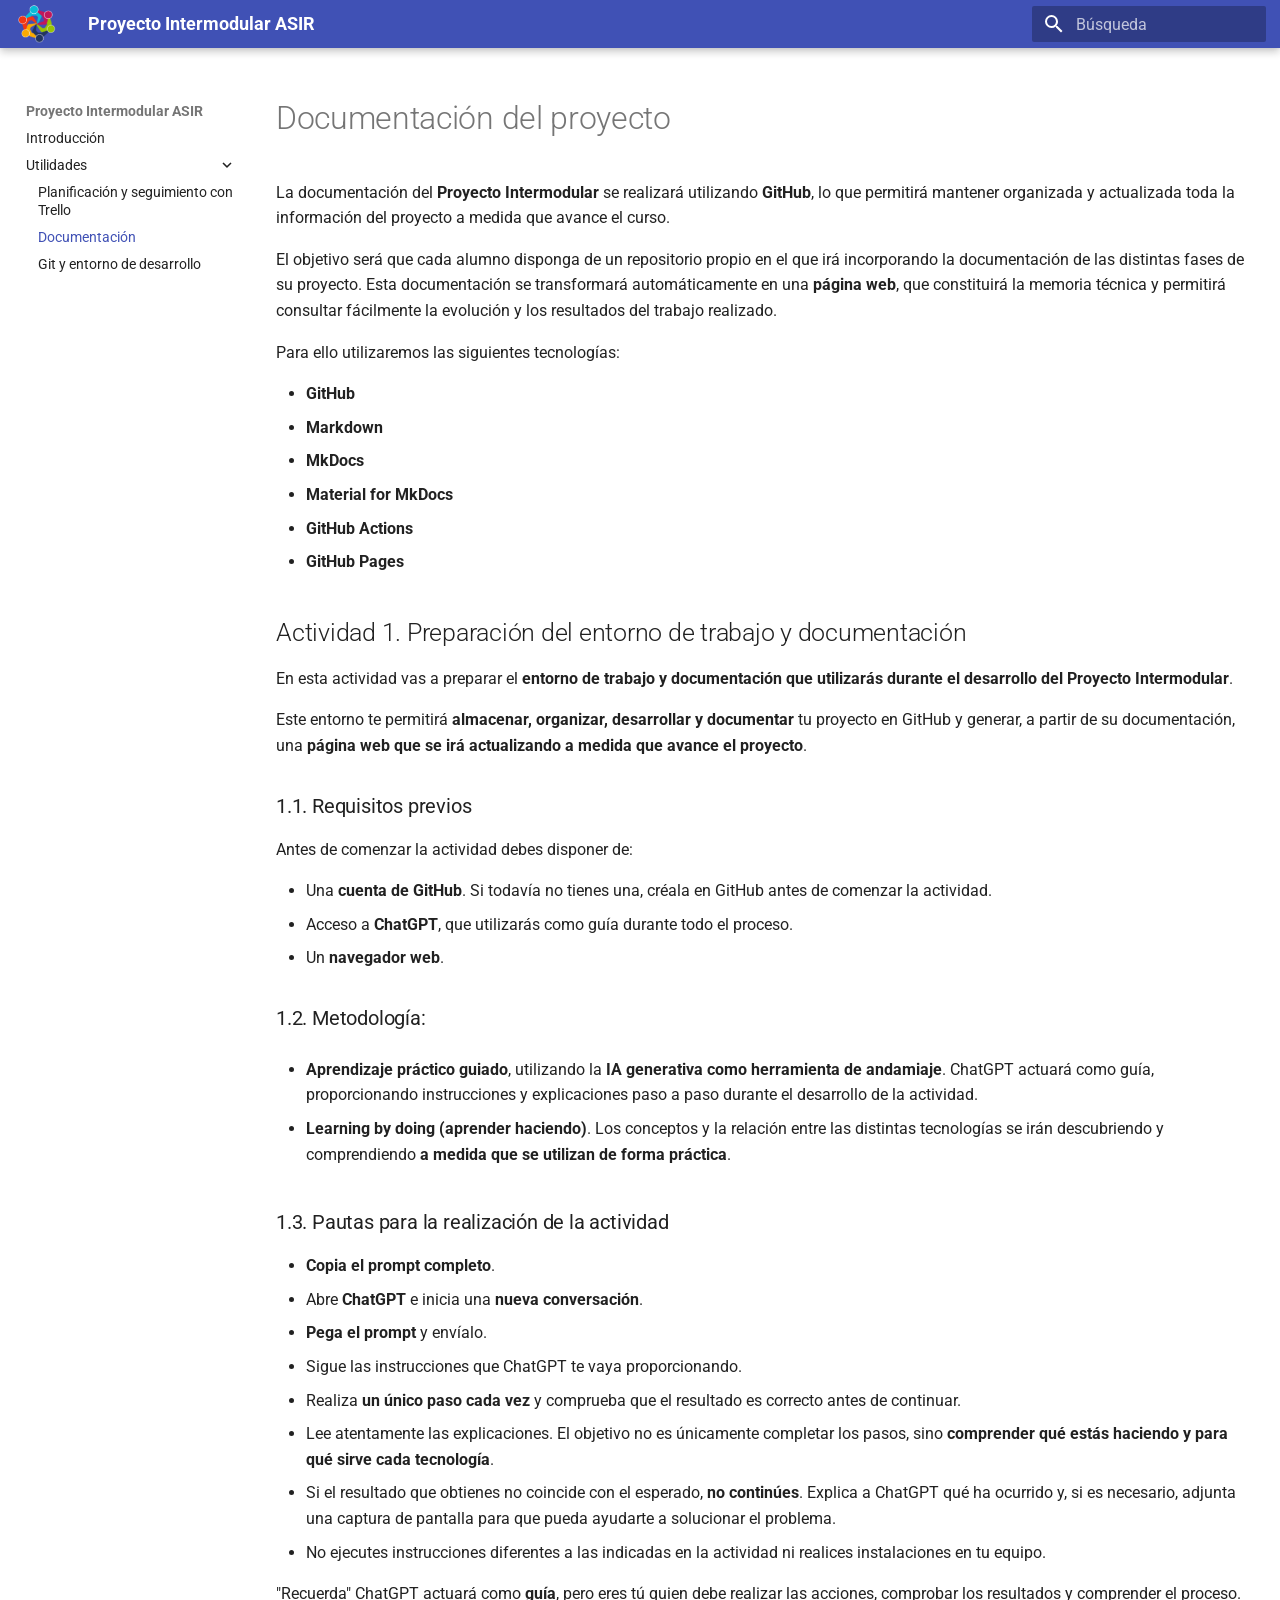
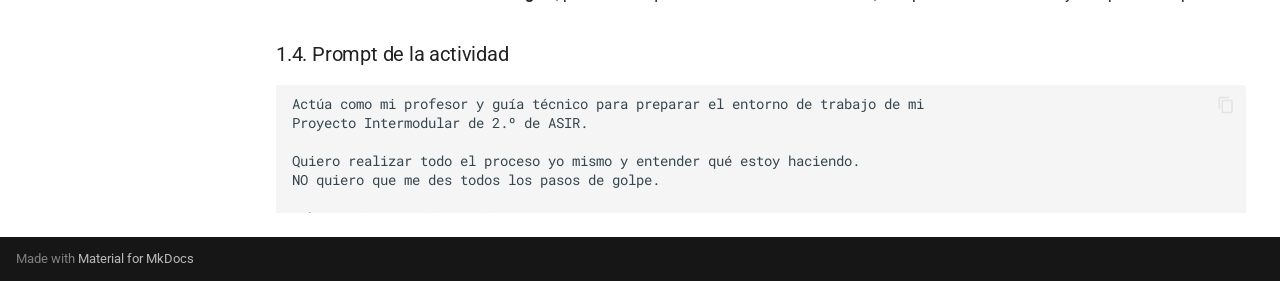
<file: Utilidades/Documentacion/index.html>
<!doctype html>
<html lang="es" class="no-js">
  <head>
    
      <meta charset="utf-8">
      <meta name="viewport" content="width=device-width,initial-scale=1">
      
      
      
        <link rel="canonical" href="https://lidia1900.github.io/Proyecto-Intermodular-ASIR/Utilidades/Documentacion/">
      
      
        <link rel="prev" href="../Trello/">
      
      
        <link rel="next" href="../Git/">
      
      
        
      
      
      <link rel="icon" href="../../assets/images/favicon.png">
      <meta name="generator" content="mkdocs-1.6.1, mkdocs-material-9.7.7">
    
    
      
        <title>Documentación - Proyecto Intermodular ASIR</title>
      
    
    
      <link rel="stylesheet" href="../../assets/stylesheets/main.ec1eaa64.min.css">
      
      


    
    
      
    
    
      
        
        
        <link rel="preconnect" href="https://fonts.gstatic.com" crossorigin>
        <link rel="stylesheet" href="https://fonts.googleapis.com/css?family=Roboto:300,300i,400,400i,700,700i%7CRoboto+Mono:400,400i,700,700i&display=fallback">
        <style>:root{--md-text-font:"Roboto";--md-code-font:"Roboto Mono"}</style>
      
    
    
      <link rel="stylesheet" href="../../stylesheets/extra.css">
    
    <script>__md_scope=new URL("../..",location),__md_hash=e=>[...e].reduce(((e,_)=>(e<<5)-e+_.charCodeAt(0)),0),__md_get=(e,_=localStorage,t=__md_scope)=>JSON.parse(_.getItem(t.pathname+"."+e)),__md_set=(e,_,t=localStorage,a=__md_scope)=>{try{t.setItem(a.pathname+"."+e,JSON.stringify(_))}catch(e){}}</script>
    
      

    
    
  </head>
  
  
    <body dir="ltr">
  
    
    <input class="md-toggle" data-md-toggle="drawer" type="checkbox" id="__drawer" autocomplete="off">
    <input class="md-toggle" data-md-toggle="search" type="checkbox" id="__search" autocomplete="off">
    <label class="md-overlay" for="__drawer"></label>
    <div data-md-component="skip">
      
        
        <a href="#documentacion-del-proyecto" class="md-skip">
          Saltar a contenido
        </a>
      
    </div>
    <div data-md-component="announce">
      
    </div>
    
    
      

  

<header class="md-header md-header--shadow" data-md-component="header">
  <nav class="md-header__inner md-grid" aria-label="Cabecera">
    <a href="../.." title="Proyecto Intermodular ASIR" class="md-header__button md-logo" aria-label="Proyecto Intermodular ASIR" data-md-component="logo">
      
  <img src="../../assets/images/colaborativo.png" alt="logo">

    </a>
    <label class="md-header__button md-icon" for="__drawer">
      
      <svg xmlns="http://www.w3.org/2000/svg" viewBox="0 0 24 24"><path d="M3 6h18v2H3zm0 5h18v2H3zm0 5h18v2H3z"/></svg>
    </label>
    <div class="md-header__title" data-md-component="header-title">
      <div class="md-header__ellipsis">
        <div class="md-header__topic">
          <span class="md-ellipsis">
            Proyecto Intermodular ASIR
          </span>
        </div>
        <div class="md-header__topic" data-md-component="header-topic">
          <span class="md-ellipsis">
            
              Documentación
            
          </span>
        </div>
      </div>
    </div>
    
    
      <script>var palette=__md_get("__palette");if(palette&&palette.color){if("(prefers-color-scheme)"===palette.color.media){var media=matchMedia("(prefers-color-scheme: light)"),input=document.querySelector(media.matches?"[data-md-color-media='(prefers-color-scheme: light)']":"[data-md-color-media='(prefers-color-scheme: dark)']");palette.color.media=input.getAttribute("data-md-color-media"),palette.color.scheme=input.getAttribute("data-md-color-scheme"),palette.color.primary=input.getAttribute("data-md-color-primary"),palette.color.accent=input.getAttribute("data-md-color-accent")}for(var[key,value]of Object.entries(palette.color))document.body.setAttribute("data-md-color-"+key,value)}</script>
    
    
    
      
      
        <label class="md-header__button md-icon" for="__search">
          
          <svg xmlns="http://www.w3.org/2000/svg" viewBox="0 0 24 24"><path d="M9.5 3A6.5 6.5 0 0 1 16 9.5c0 1.61-.59 3.09-1.56 4.23l.27.27h.79l5 5-1.5 1.5-5-5v-.79l-.27-.27A6.52 6.52 0 0 1 9.5 16 6.5 6.5 0 0 1 3 9.5 6.5 6.5 0 0 1 9.5 3m0 2C7 5 5 7 5 9.5S7 14 9.5 14 14 12 14 9.5 12 5 9.5 5"/></svg>
        </label>
        <div class="md-search" data-md-component="search" role="dialog">
  <label class="md-search__overlay" for="__search"></label>
  <div class="md-search__inner" role="search">
    <form class="md-search__form" name="search">
      <input type="text" class="md-search__input" name="query" aria-label="Búsqueda" placeholder="Búsqueda" autocapitalize="off" autocorrect="off" autocomplete="off" spellcheck="false" data-md-component="search-query" required>
      <label class="md-search__icon md-icon" for="__search">
        
        <svg xmlns="http://www.w3.org/2000/svg" viewBox="0 0 24 24"><path d="M9.5 3A6.5 6.5 0 0 1 16 9.5c0 1.61-.59 3.09-1.56 4.23l.27.27h.79l5 5-1.5 1.5-5-5v-.79l-.27-.27A6.52 6.52 0 0 1 9.5 16 6.5 6.5 0 0 1 3 9.5 6.5 6.5 0 0 1 9.5 3m0 2C7 5 5 7 5 9.5S7 14 9.5 14 14 12 14 9.5 12 5 9.5 5"/></svg>
        
        <svg xmlns="http://www.w3.org/2000/svg" viewBox="0 0 24 24"><path d="M20 11v2H8l5.5 5.5-1.42 1.42L4.16 12l7.92-7.92L13.5 5.5 8 11z"/></svg>
      </label>
      <nav class="md-search__options" aria-label="Buscar">
        
        <button type="reset" class="md-search__icon md-icon" title="Limpiar" aria-label="Limpiar" tabindex="-1">
          
          <svg xmlns="http://www.w3.org/2000/svg" viewBox="0 0 24 24"><path d="M19 6.41 17.59 5 12 10.59 6.41 5 5 6.41 10.59 12 5 17.59 6.41 19 12 13.41 17.59 19 19 17.59 13.41 12z"/></svg>
        </button>
      </nav>
      
    </form>
    <div class="md-search__output">
      <div class="md-search__scrollwrap" tabindex="0" data-md-scrollfix>
        <div class="md-search-result" data-md-component="search-result">
          <div class="md-search-result__meta">
            Inicializando búsqueda
          </div>
          <ol class="md-search-result__list" role="presentation"></ol>
        </div>
      </div>
    </div>
  </div>
</div>
      
    
    
  </nav>
  
</header>
    
    <div class="md-container" data-md-component="container">
      
      
        
          
        
      
      <main class="md-main" data-md-component="main">
        <div class="md-main__inner md-grid">
          
            
              
              <div class="md-sidebar md-sidebar--primary" data-md-component="sidebar" data-md-type="navigation" >
                <div class="md-sidebar__scrollwrap">
                  <div class="md-sidebar__inner">
                    



<nav class="md-nav md-nav--primary" aria-label="Navegación" data-md-level="0">
  <label class="md-nav__title" for="__drawer">
    <a href="../.." title="Proyecto Intermodular ASIR" class="md-nav__button md-logo" aria-label="Proyecto Intermodular ASIR" data-md-component="logo">
      
  <img src="../../assets/images/colaborativo.png" alt="logo">

    </a>
    Proyecto Intermodular ASIR
  </label>
  
  <ul class="md-nav__list" data-md-scrollfix>
    
      
      
  
  
  
  
    <li class="md-nav__item">
      <a href="../.." class="md-nav__link">
        
  
  
  <span class="md-ellipsis">
    
  
    Introducción
  

    
  </span>
  
  

      </a>
    </li>
  

    
      
      
  
  
    
  
  
  
    
    
    
    
    
    <li class="md-nav__item md-nav__item--active md-nav__item--nested">
      
        
        
        <input class="md-nav__toggle md-toggle " type="checkbox" id="__nav_2" checked>
        
          
          <label class="md-nav__link" for="__nav_2" id="__nav_2_label" tabindex="0">
            
  
  
  <span class="md-ellipsis">
    
  
    Utilidades
  

    
  </span>
  
  

            <span class="md-nav__icon md-icon"></span>
          </label>
        
        <nav class="md-nav" data-md-level="1" aria-labelledby="__nav_2_label" aria-expanded="true">
          <label class="md-nav__title" for="__nav_2">
            <span class="md-nav__icon md-icon"></span>
            
  
    Utilidades
  

          </label>
          <ul class="md-nav__list" data-md-scrollfix>
            
              
                
  
  
  
  
    <li class="md-nav__item">
      <a href="../Trello/" class="md-nav__link">
        
  
  
  <span class="md-ellipsis">
    
  
    Planificación y seguimiento con Trello
  

    
  </span>
  
  

      </a>
    </li>
  

              
            
              
                
  
  
    
  
  
  
    <li class="md-nav__item md-nav__item--active">
      
      <input class="md-nav__toggle md-toggle" type="checkbox" id="__toc">
      
      
        
      
      
        <label class="md-nav__link md-nav__link--active" for="__toc">
          
  
  
  <span class="md-ellipsis">
    
  
    Documentación
  

    
  </span>
  
  

          <span class="md-nav__icon md-icon"></span>
        </label>
      
      <a href="./" class="md-nav__link md-nav__link--active">
        
  
  
  <span class="md-ellipsis">
    
  
    Documentación
  

    
  </span>
  
  

      </a>
      
        

<nav class="md-nav md-nav--secondary" aria-label="Tabla de contenidos">
  
  
  
    
  
  
    <label class="md-nav__title" for="__toc">
      <span class="md-nav__icon md-icon"></span>
      Tabla de contenidos
    </label>
    <ul class="md-nav__list" data-md-component="toc" data-md-scrollfix>
      
        <li class="md-nav__item">
  <a href="#actividad-1-preparacion-del-entorno-de-trabajo-y-documentacion" class="md-nav__link">
    <span class="md-ellipsis">
      
        Actividad 1. Preparación del entorno de trabajo y documentación
      
    </span>
  </a>
  
    <nav class="md-nav" aria-label="Actividad 1. Preparación del entorno de trabajo y documentación">
      <ul class="md-nav__list">
        
          <li class="md-nav__item">
  <a href="#11-requisitos-previos" class="md-nav__link">
    <span class="md-ellipsis">
      
        1.1. Requisitos previos
      
    </span>
  </a>
  
</li>
        
          <li class="md-nav__item">
  <a href="#12-metodologia" class="md-nav__link">
    <span class="md-ellipsis">
      
        1.2. Metodología:
      
    </span>
  </a>
  
</li>
        
          <li class="md-nav__item">
  <a href="#13-pautas-para-la-realizacion-de-la-actividad" class="md-nav__link">
    <span class="md-ellipsis">
      
        1.3. Pautas para la realización de la actividad
      
    </span>
  </a>
  
</li>
        
          <li class="md-nav__item">
  <a href="#14-prompt-de-la-actividad" class="md-nav__link">
    <span class="md-ellipsis">
      
        1.4. Prompt de la actividad
      
    </span>
  </a>
  
</li>
        
      </ul>
    </nav>
  
</li>
      
    </ul>
  
</nav>
      
    </li>
  

              
            
              
                
  
  
  
  
    <li class="md-nav__item">
      <a href="../Git/" class="md-nav__link">
        
  
  
  <span class="md-ellipsis">
    
  
    Git y entorno de desarrollo
  

    
  </span>
  
  

      </a>
    </li>
  

              
            
          </ul>
        </nav>
      
    </li>
  

    
  </ul>
</nav>
                  </div>
                </div>
              </div>
            
            
              
              <div class="md-sidebar md-sidebar--secondary" data-md-component="sidebar" data-md-type="toc" >
                <div class="md-sidebar__scrollwrap">
                  <div class="md-sidebar__inner">
                    

<nav class="md-nav md-nav--secondary" aria-label="Tabla de contenidos">
  
  
  
    
  
  
    <label class="md-nav__title" for="__toc">
      <span class="md-nav__icon md-icon"></span>
      Tabla de contenidos
    </label>
    <ul class="md-nav__list" data-md-component="toc" data-md-scrollfix>
      
        <li class="md-nav__item">
  <a href="#actividad-1-preparacion-del-entorno-de-trabajo-y-documentacion" class="md-nav__link">
    <span class="md-ellipsis">
      
        Actividad 1. Preparación del entorno de trabajo y documentación
      
    </span>
  </a>
  
    <nav class="md-nav" aria-label="Actividad 1. Preparación del entorno de trabajo y documentación">
      <ul class="md-nav__list">
        
          <li class="md-nav__item">
  <a href="#11-requisitos-previos" class="md-nav__link">
    <span class="md-ellipsis">
      
        1.1. Requisitos previos
      
    </span>
  </a>
  
</li>
        
          <li class="md-nav__item">
  <a href="#12-metodologia" class="md-nav__link">
    <span class="md-ellipsis">
      
        1.2. Metodología:
      
    </span>
  </a>
  
</li>
        
          <li class="md-nav__item">
  <a href="#13-pautas-para-la-realizacion-de-la-actividad" class="md-nav__link">
    <span class="md-ellipsis">
      
        1.3. Pautas para la realización de la actividad
      
    </span>
  </a>
  
</li>
        
          <li class="md-nav__item">
  <a href="#14-prompt-de-la-actividad" class="md-nav__link">
    <span class="md-ellipsis">
      
        1.4. Prompt de la actividad
      
    </span>
  </a>
  
</li>
        
      </ul>
    </nav>
  
</li>
      
    </ul>
  
</nav>
                  </div>
                </div>
              </div>
            
          
          
            <div class="md-content" data-md-component="content">
              
              <article class="md-content__inner md-typeset">
                
                  



<h1 id="documentacion-del-proyecto">Documentación del proyecto</h1>
<p>La documentación del <strong>Proyecto Intermodular</strong> se realizará utilizando <strong>GitHub</strong>, lo que permitirá mantener organizada y actualizada toda la información del proyecto a medida que avance el curso.</p>
<p>El objetivo será que cada alumno disponga de un repositorio propio en el que irá incorporando la documentación de las distintas fases de su proyecto. Esta documentación se transformará automáticamente en una <strong>página web</strong>, que constituirá la memoria técnica y permitirá consultar fácilmente la evolución y los resultados del trabajo realizado.</p>
<p>Para ello utilizaremos las siguientes tecnologías:</p>
<ul>
<li><strong>GitHub</strong></li>
<li><strong>Markdown</strong></li>
<li><strong>MkDocs</strong></li>
<li><strong>Material for MkDocs</strong></li>
<li><strong>GitHub Actions</strong></li>
<li><strong>GitHub Pages</strong></li>
</ul>
<h2 id="actividad-1-preparacion-del-entorno-de-trabajo-y-documentacion">Actividad 1. Preparación del entorno de trabajo y documentación</h2>
<p>En esta actividad vas a preparar el <strong>entorno de trabajo y documentación que utilizarás durante el desarrollo del Proyecto Intermodular</strong>.</p>
<p>Este entorno te permitirá <strong>almacenar, organizar, desarrollar y documentar</strong> tu proyecto en GitHub y generar, a partir de su documentación, una <strong>página web que se irá actualizando a medida que avance el proyecto</strong>.</p>
<h3 id="11-requisitos-previos">1.1. Requisitos previos</h3>
<p>Antes de comenzar la actividad debes disponer de:</p>
<ul>
<li>Una <strong>cuenta de GitHub</strong>. Si todavía no tienes una, créala en GitHub antes de comenzar la actividad.</li>
<li>Acceso a <strong>ChatGPT</strong>, que utilizarás como guía durante todo el proceso.</li>
<li>Un <strong>navegador web</strong>.</li>
</ul>
<h3 id="12-metodologia">1.2. Metodología:</h3>
<ul>
<li>
<p><strong>Aprendizaje práctico guiado</strong>, utilizando la <strong>IA generativa como herramienta de andamiaje</strong>. ChatGPT actuará como guía, proporcionando instrucciones y explicaciones paso a paso durante el desarrollo de la actividad.</p>
</li>
<li>
<p><strong>Learning by doing (aprender haciendo)</strong>. Los conceptos y la relación entre las distintas tecnologías se irán descubriendo y comprendiendo <strong>a medida que se utilizan de forma práctica</strong>.</p>
</li>
</ul>
<h3 id="13-pautas-para-la-realizacion-de-la-actividad">1.3. Pautas para la realización de la actividad</h3>
<ul>
<li><strong>Copia el prompt completo</strong>.</li>
<li>Abre <strong>ChatGPT</strong> e inicia una <strong>nueva conversación</strong>.</li>
<li><strong>Pega el prompt</strong> y envíalo.</li>
<li>Sigue las instrucciones que ChatGPT te vaya proporcionando.</li>
<li>Realiza <strong>un único paso cada vez</strong> y comprueba que el resultado es correcto antes de continuar.</li>
<li>Lee atentamente las explicaciones. El objetivo no es únicamente completar los pasos, sino <strong>comprender qué estás haciendo y para qué sirve cada tecnología</strong>.</li>
<li>Si el resultado que obtienes no coincide con el esperado, <strong>no continúes</strong>. Explica a ChatGPT qué ha ocurrido y, si es necesario, adjunta una captura de pantalla para que pueda ayudarte a solucionar el problema.</li>
<li>No ejecutes instrucciones diferentes a las indicadas en la actividad ni realices instalaciones en tu equipo.</li>
</ul>
<p>"Recuerda"
    ChatGPT actuará como <strong>guía</strong>, pero eres tú quien debe realizar las acciones, comprobar los resultados y comprender el proceso.</p>
<h3 id="14-prompt-de-la-actividad">1.4. Prompt de la actividad</h3>
<div class="prompt-scroll" markdown="1">
<div class="highlight"><pre><span></span><code>Actúa como mi profesor y guía técnico para preparar el entorno de trabajo de mi
Proyecto Intermodular de 2.º de ASIR.

Quiero realizar todo el proceso yo mismo y entender qué estoy haciendo.
NO quiero que me des todos los pasos de golpe.

Debes guiarme PASO A PASO.


==========================================================
REGLAS IMPORTANTES
==========================================================

1. Dame únicamente un paso cada vez.

2. Explícame brevemente qué estamos haciendo y para qué sirve.

3. Después de cada paso, espera a que yo te confirme que lo he realizado
antes de continuar.

4. Si aparece un error, NO continúes. Ayúdame primero a localizarlo y
solucionarlo.

5. No des por supuesto que conozco GitHub, Markdown, MkDocs,
GitHub Actions o GitHub Pages.

6. Cuando aparezca por primera vez una tecnología o concepto nuevo,
explícame brevemente qué es.

7. Si tengo que escribir código o contenido en un archivo, dame exactamente
el contenido que debo escribir y explícame sus partes principales.

8. Trabajaremos SIEMPRE sobre la rama principal main, salvo la rama
gh-pages, que será creada y actualizada automáticamente para publicar
la web.

9. TODO el proceso se realizará utilizando exclusivamente la INTERFAZ WEB
DE GITHUB desde el navegador.

10. NO me des instrucciones para:
- instalar Git;
- utilizar comandos Git;
- clonar el repositorio;
- trabajar con un repositorio local;
- utilizar terminal o consola;
- instalar Python;
- utilizar pip;
- crear entornos virtuales;
- instalar MkDocs en mi ordenador;
- utilizar mkdocs serve;
- trabajar con VS Code.

11. MkDocs se instalará y ejecutará automáticamente en GitHub mediante
GitHub Actions. No necesito tener MkDocs instalado en mi ordenador.

12. Si la interfaz actual de GitHub es diferente de la que esperas,
pídeme una captura de pantalla antes de indicarme opciones que no
encuentres con seguridad.


==========================================================
OBJETIVO FINAL
==========================================================

Quiero crear un repositorio en GitHub para mi Proyecto Intermodular de ASIR,
documentar el proyecto mediante Markdown y convertir esa documentación en
una página web utilizando:

- GitHub
- Markdown
- MkDocs
- GitHub Actions
- GitHub Pages

Todo se realizará desde el navegador.

Debemos llegar progresivamente a una estructura similar a:

Proyecto-Intermodular-ASIR/
│
├── README.md
├── mkdocs.yml
│
├── docs/
│   ├── index.md
│   └── 01_introduccion.md
│
└── .github/
    └── workflows/
        └── deploy.yml


==========================================================
FASE 1. CREACIÓN DEL REPOSITORIO EN GITHUB
==========================================================

Guíame para crear desde mi cuenta de GitHub un repositorio para mi
Proyecto Intermodular.

Explícame brevemente qué es un repositorio de GitHub y para qué lo
utilizaremos.

El repositorio se llamará:

Proyecto-Intermodular-ASIR

Inicialmente quiero:

- utilizar la rama principal main;
- crear un README.md;
- realizar todo desde la interfaz web de GitHub.

Explícame brevemente qué función tendrá README.md.

No continúes hasta que confirme que el repositorio está creado.


==========================================================
FASE 2. PRIMER DOCUMENTO DEL PROYECTO
==========================================================

Una vez creado el repositorio, guíame para crear desde la interfaz web
de GitHub:

docs/01_introduccion.md

Explícame:

- qué es la carpeta docs;
- qué significa la extensión .md;
- qué es Markdown.

IMPORTANTE:

Cuando cree docs/01_introduccion.md, explícame que el archivo todavía
no quedará realmente creado en el repositorio hasta que guarde el cambio
mediante un commit.

Haz que realice un commit para crear el archivo.

Utiliza como mensaje:

"Creado documento inicial de introducción"

El commit debe realizarse directamente sobre la rama principal main.

No continúes hasta que confirme que el archivo existe.


==========================================================
FASE 3. CARACTERIZACIÓN INICIAL DEL RETO
==========================================================

Ayúdame a completar:

docs/01_introduccion.md

La introducción debe contener progresivamente:

1. Introducción

1.1. Título del reto
1.2. Contexto
1.3. Problemática o necesidad
1.4. Objetivos
Objetivo general
Objetivos específicos
1.5. Interesados

NO inventes inicialmente el contenido de mi proyecto.

Primero pregúntame cuál es mi idea de proyecto.

Después ayúdame a desarrollar CADA APARTADO POR SEPARADO.

Debes ayudarme especialmente a diferenciar entre PROBLEMA/NECESIDAD
y SOLUCIÓN.

En la problemática debo explicar la necesidad existente sin decidir todavía
qué servidores, sistemas operativos, aplicaciones, bases de datos o
tecnologías voy a utilizar.

Para los interesados, ayúdame a crear una tabla Markdown con esta estructura:

| Interesado | Relación con el proyecto | Necesidad principal |
|---|---|---|

Enséñame únicamente el Markdown que vaya necesitando y ayúdame a utilizar
Preview para comprobar el resultado.

Cuando terminemos, haz que guarde los cambios mediante un commit en main
con un mensaje descriptivo.


==========================================================
FASE 4. CONTROL DE VERSIONES DESDE GITHUB
==========================================================

Enséñame a comprender el control de versiones utilizando ÚNICAMENTE
la interfaz web de GitHub.

Explícame:

- qué es un commit;
- para qué sirve su mensaje;
- cómo consultar History;
- cómo ver qué ha cambiado entre versiones.

Haz que realice una pequeña modificación en docs/01_introduccion.md,
cree un nuevo commit y consulte posteriormente History.

NO utilices comandos Git ni repositorios locales.


==========================================================
FASE 5. PREPARACIÓN DE MKDOCS
==========================================================

Explícame primero qué es MkDocs y esta relación:

Archivos Markdown
        ↓
      MkDocs
        ↓
    Página web

Guíame para crear desde GitHub:

docs/index.md

Después crea conmigo, en la raíz del repositorio:

mkdocs.yml

Configúralo inicialmente con:

site_name: Proyecto Intermodular ASIR

nav:
  - Inicio: index.md
  - Introducción: 01_introduccion.md

Explícame la función de mkdocs.yml y la relación entre este archivo
y los documentos almacenados en docs.

Haz que guarde los cambios mediante commits en main.

NO me indiques que instale MkDocs en mi ordenador.


==========================================================
FASE 6. PUBLICACIÓN AUTOMÁTICA CON GITHUB ACTIONS
==========================================================

Explícame de forma sencilla qué es GitHub Actions.

Debo comprender esta idea:

Cambio en main
      ↓
GitHub Actions
      ↓
MkDocs
      ↓
Web generada

Guíame para crear desde GitHub:

.github/workflows/deploy.yml

Utiliza este workflow:

name: Publicar documentación MkDocs

on:
  push:
    branches:
      - main

permissions:
  contents: write

jobs:
  deploy:
    runs-on: ubuntu-latest

    steps:
      - name: Descargar repositorio
        uses: actions/checkout@v4

      - name: Configurar Python
        uses: actions/setup-python@v5
        with:
          python-version: '3.x'

      - name: Instalar MkDocs
        run: pip install mkdocs

      - name: Publicar web
        run: mkdocs gh-deploy --force

Explícame los bloques antes de hacer el commit.

Los comandos incluidos en deploy.yml son ejecutados automáticamente
por GitHub Actions. Yo NO debo ejecutarlos manualmente.

Después llévame a Actions para comprobar la ejecución.

Si aparece un error, NO continúes hasta localizarlo y solucionarlo.


==========================================================
FASE 7. COMPROBACIÓN DE LA RAMA GH-PAGES
==========================================================

Cuando GitHub Actions funcione correctamente, explícame que el workflow
genera automáticamente la página web con MkDocs y la publica en:

gh-pages

Todo este proceso lo realiza GitHub Actions automáticamente.
Yo NO tengo que ejecutar ningún comando ni utilizar un terminal.

Ayúdame a comprobar desde la interfaz web de GitHub que existen:

main
gh-pages

Explícame la diferencia:

main
→ contiene los archivos originales del proyecto y la documentación
que yo modifico.

gh-pages
→ contiene los archivos de la página web generados automáticamente
por MkDocs.

No debo modificar manualmente gh-pages.

Espera mi confirmación antes de continuar.


==========================================================
FASE 8. PUBLICACIÓN CON GITHUB PAGES
==========================================================

Explícame brevemente qué es GitHub Pages.

Guíame desde GitHub a:

Settings
→ Pages
→ Build and deployment

Configura:

Source:
Deploy from a branch

Branch:
gh-pages

Folder:
/ (root)

Haz que pulse Save y ayúdame a localizar el mensaje:

"Your site is live at..."

No continúes hasta que confirme que la web ha sido publicada.


==========================================================
FASE 9. COMPROBACIÓN DE LA WEB
==========================================================

Haz que abra la URL pública.

Debemos comprobar:

- que aparece la página Inicio;
- que aparece la página Introducción;
- que funciona el menú;
- que se visualiza correctamente el contenido Markdown.

Si algo no funciona, NO continúes hasta solucionarlo.


==========================================================
FASE 10. COMPROBAR EL CICLO COMPLETO
==========================================================

Hazme modificar una pequeña parte de:

docs/01_introduccion.md

desde GitHub.

Después haz que realice un commit en main.

Debemos comprobar:

Modificación Markdown
        ↓
Commit en main
        ↓
GitHub Actions
        ↓
MkDocs
        ↓
gh-pages
        ↓
GitHub Pages
        ↓
Web actualizada

Comprueba primero Actions y después la página web.


==========================================================
REGLA FINAL
==========================================================

Durante TODA la actividad trabaja exclusivamente con la interfaz web
de GitHub.

NO introduzcas:

- repositorios locales;
- terminal;
- Git por línea de comandos;
- git clone;
- Python local;
- pip local;
- entornos virtuales;
- VS Code;
- mkdocs serve;
- instalación local de MkDocs.

NO ME EXPLIQUES AHORA TODO EL PROCESO.

EMPIEZA ÚNICAMENTE POR EL PRIMER PASO:
crear el repositorio desde la interfaz web de GitHub.
</code></pre></div>

</div>












                
              </article>
            </div>
          
          
<script>var target=document.getElementById(location.hash.slice(1));target&&target.name&&(target.checked=target.name.startsWith("__tabbed_"))</script>
        </div>
        
      </main>
      
        <footer class="md-footer">
  
  <div class="md-footer-meta md-typeset">
    <div class="md-footer-meta__inner md-grid">
      <div class="md-copyright">
  
  
    Made with
    <a href="https://squidfunk.github.io/mkdocs-material/" target="_blank" rel="noopener">
      Material for MkDocs
    </a>
  
</div>
      
    </div>
  </div>
</footer>
      
    </div>
    <div class="md-dialog" data-md-component="dialog">
      <div class="md-dialog__inner md-typeset"></div>
    </div>
    
    
    
      
      
      <script id="__config" type="application/json">{"annotate": null, "base": "../..", "features": ["content.code.copy"], "search": "../../assets/javascripts/workers/search.2c215733.min.js", "tags": null, "translations": {"clipboard.copied": "Copiado al portapapeles", "clipboard.copy": "Copiar al portapapeles", "search.result.more.one": "1 m\u00e1s en esta p\u00e1gina", "search.result.more.other": "# m\u00e1s en esta p\u00e1gina", "search.result.none": "No se encontraron documentos", "search.result.one": "1 documento encontrado", "search.result.other": "# documentos encontrados", "search.result.placeholder": "Teclee para comenzar b\u00fasqueda", "search.result.term.missing": "Falta", "select.version": "Seleccionar versi\u00f3n"}, "version": null}</script>
    
    
      <script src="../../assets/javascripts/bundle.d7400e89.min.js"></script>
      
    
  </body>
</html>
</file>
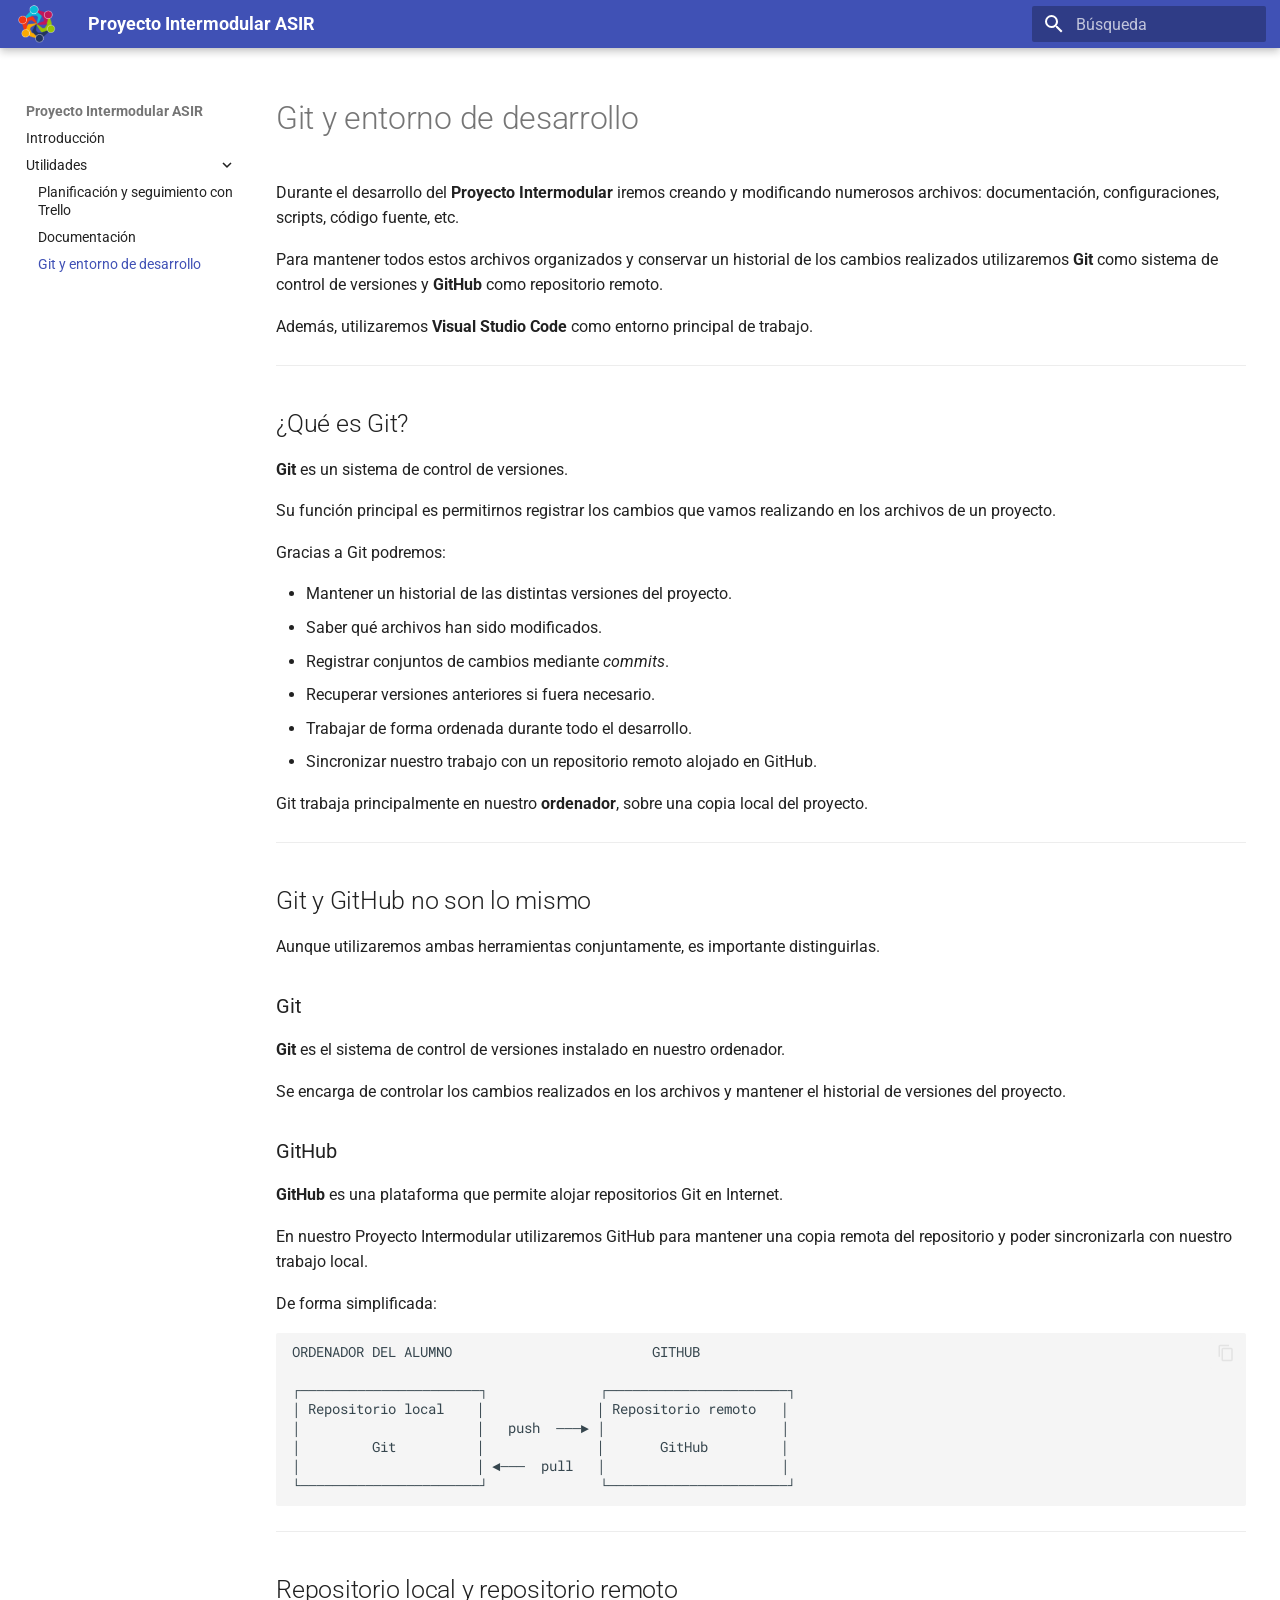
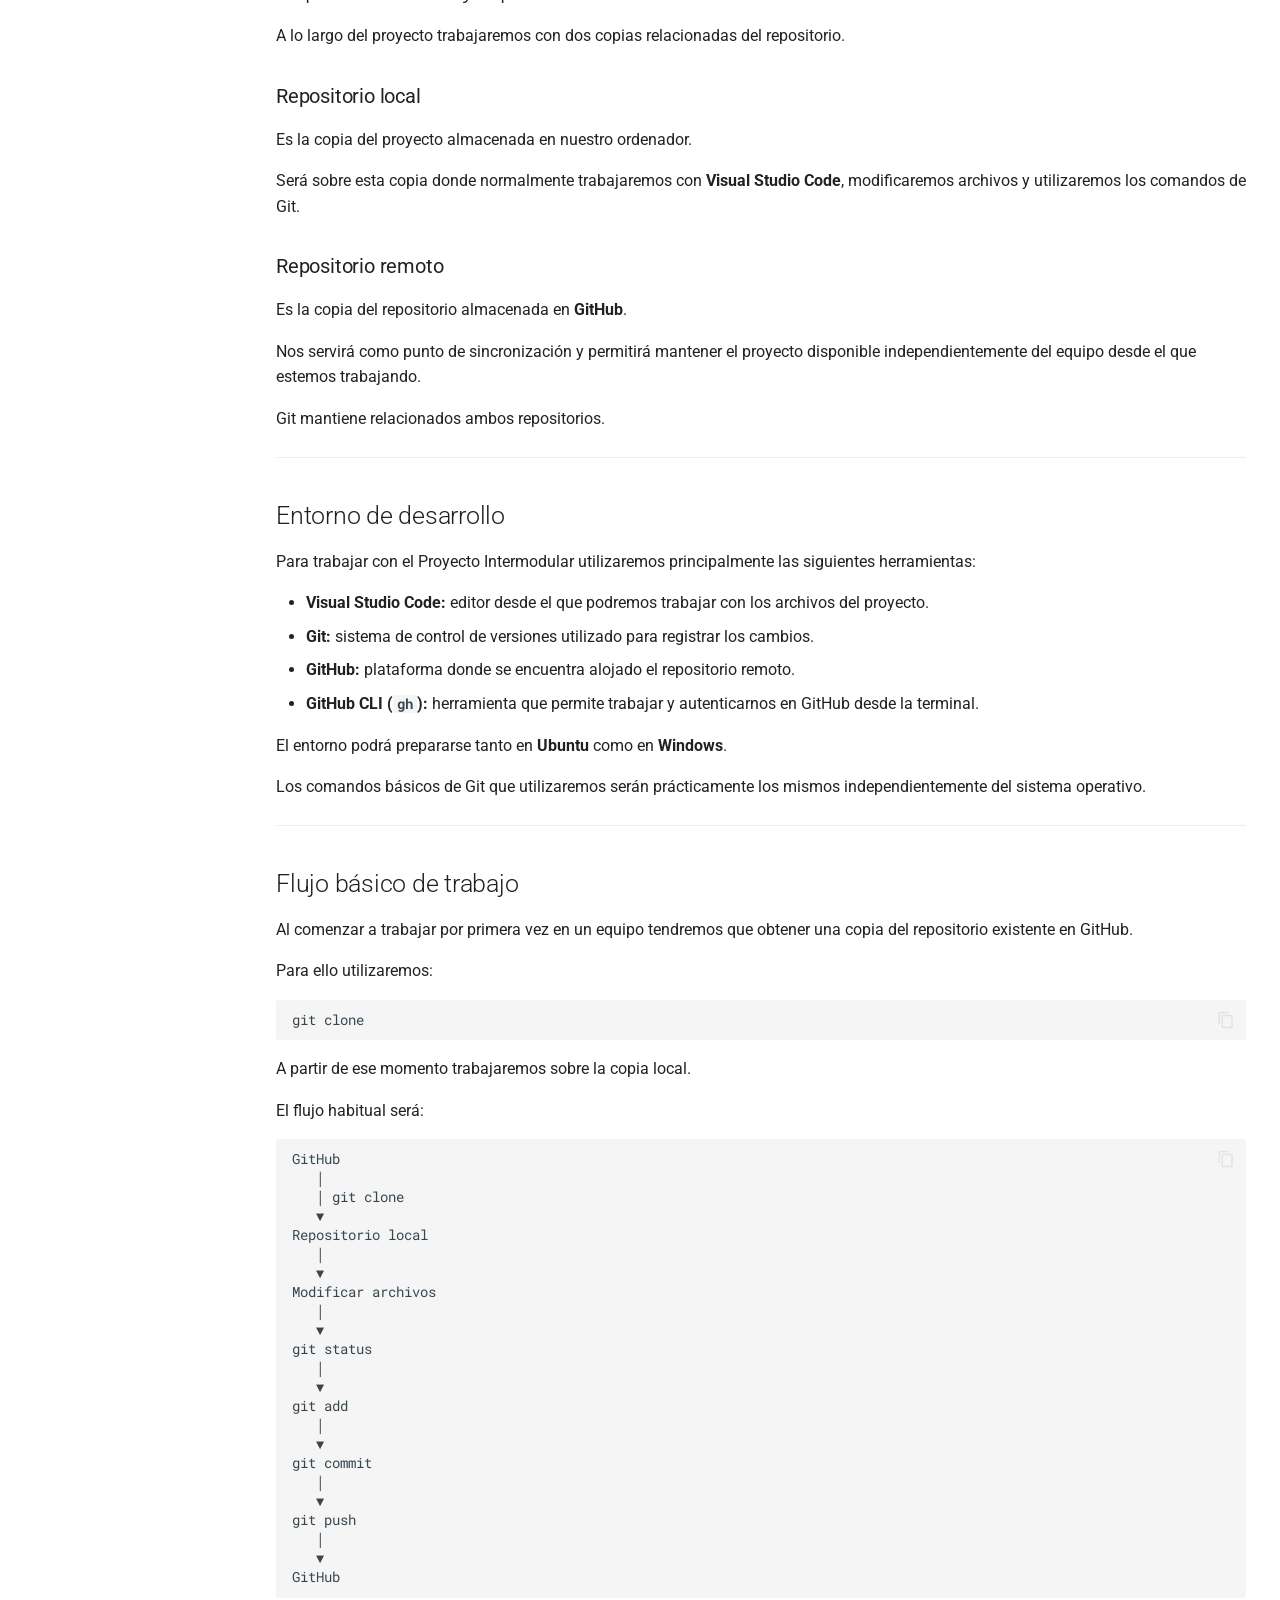
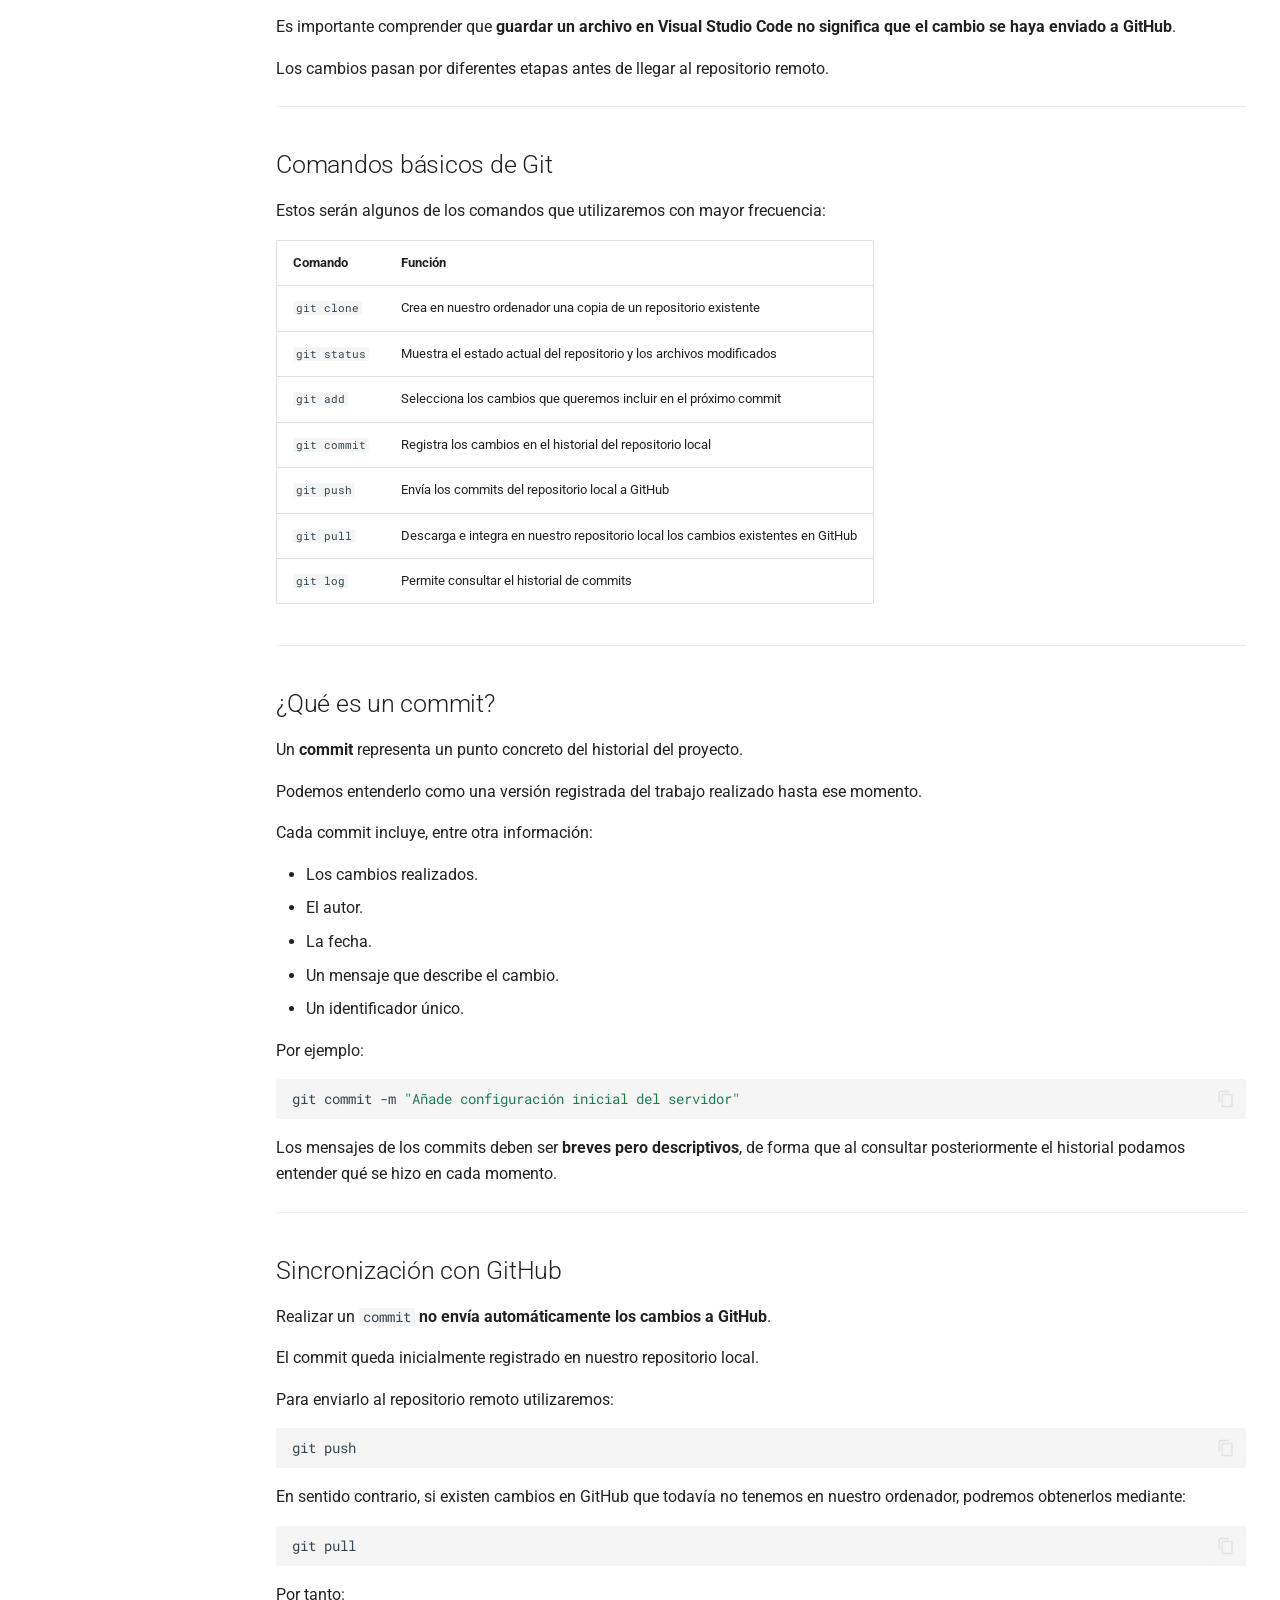
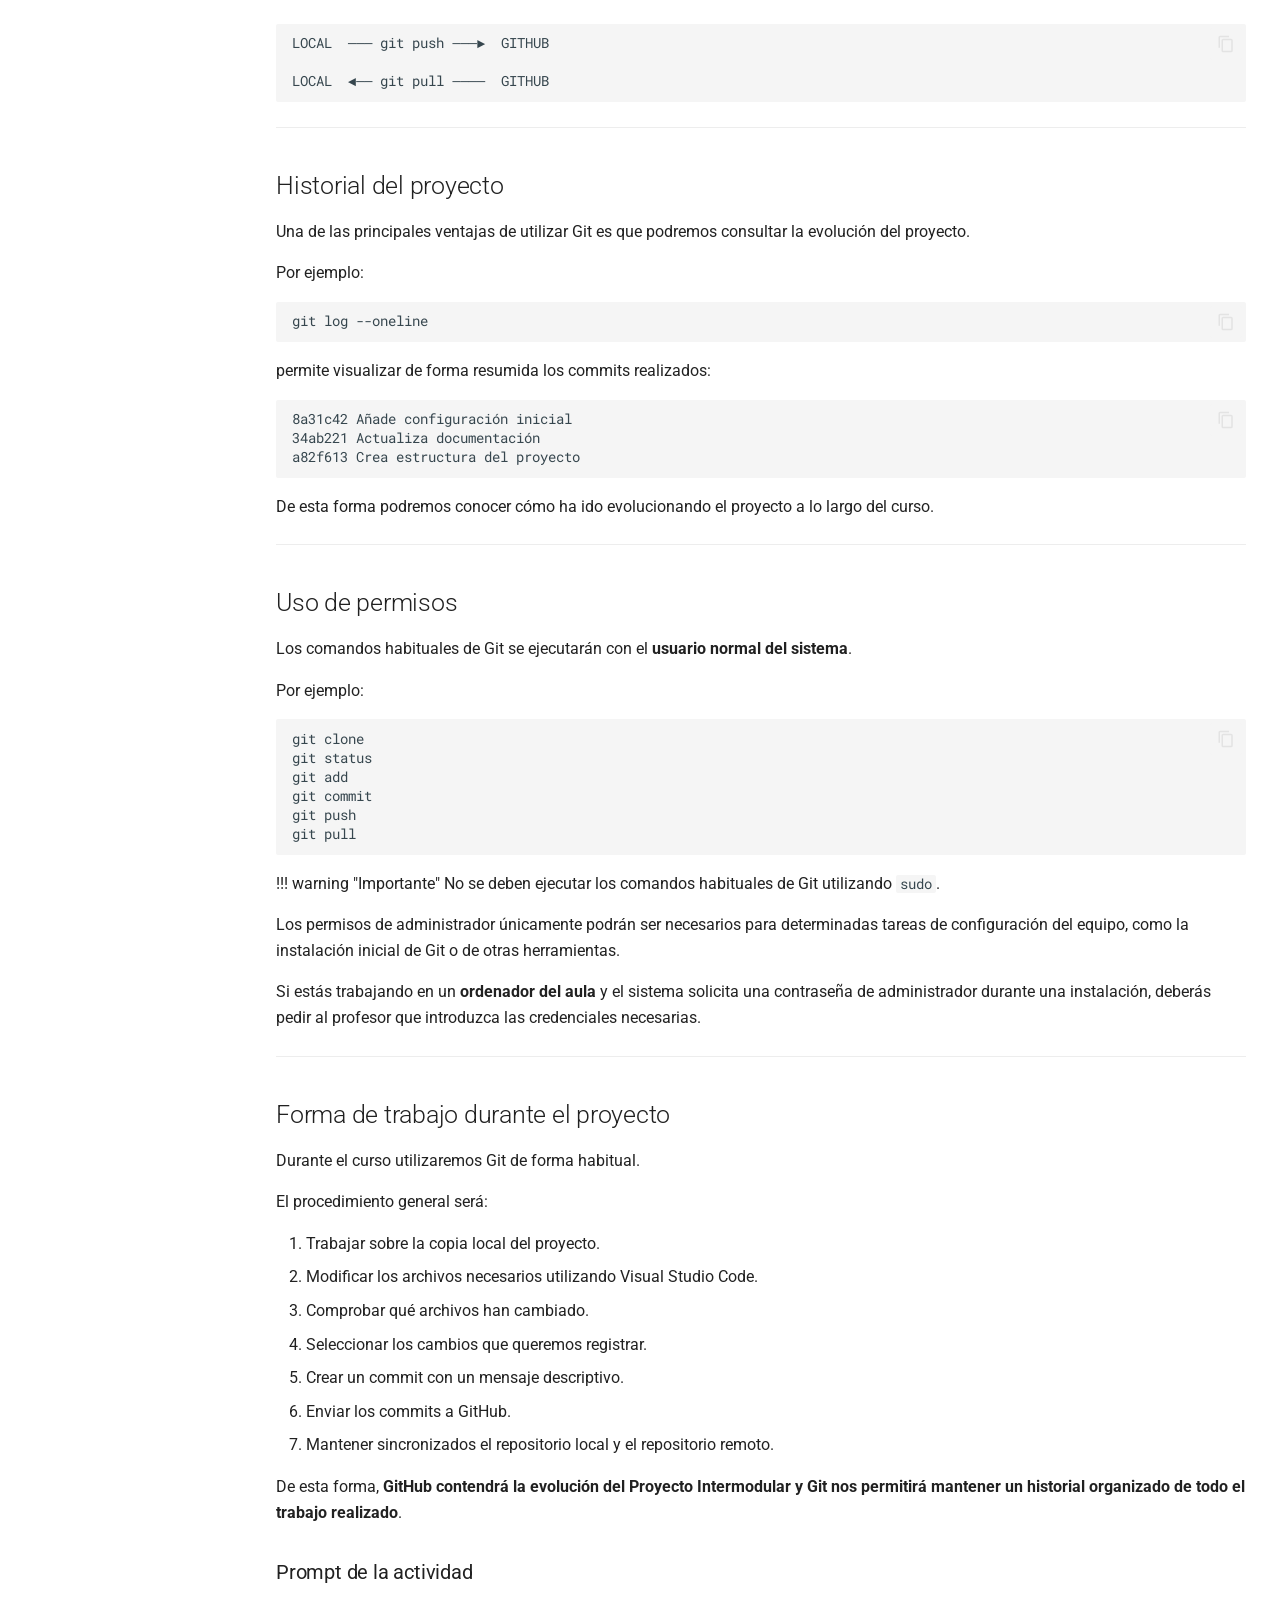
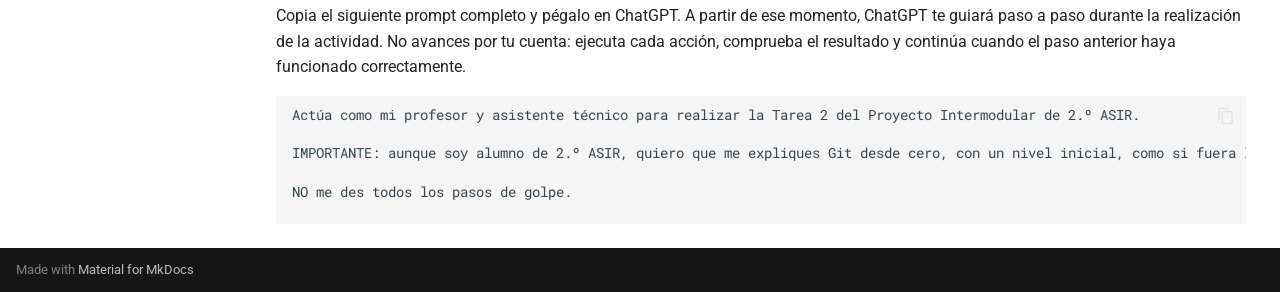
<file: Utilidades/Git/index.html>
<!doctype html>
<html lang="es" class="no-js">
  <head>
    
      <meta charset="utf-8">
      <meta name="viewport" content="width=device-width,initial-scale=1">
      
      
      
        <link rel="canonical" href="https://lidia1900.github.io/Proyecto-Intermodular-ASIR/Utilidades/Git/">
      
      
        <link rel="prev" href="../Documentacion/">
      
      
      
        
      
      
      <link rel="icon" href="../../assets/images/favicon.png">
      <meta name="generator" content="mkdocs-1.6.1, mkdocs-material-9.7.7">
    
    
      
        <title>Git y entorno de desarrollo - Proyecto Intermodular ASIR</title>
      
    
    
      <link rel="stylesheet" href="../../assets/stylesheets/main.ec1eaa64.min.css">
      
      


    
    
      
    
    
      
        
        
        <link rel="preconnect" href="https://fonts.gstatic.com" crossorigin>
        <link rel="stylesheet" href="https://fonts.googleapis.com/css?family=Roboto:300,300i,400,400i,700,700i%7CRoboto+Mono:400,400i,700,700i&display=fallback">
        <style>:root{--md-text-font:"Roboto";--md-code-font:"Roboto Mono"}</style>
      
    
    
      <link rel="stylesheet" href="../../stylesheets/extra.css">
    
    <script>__md_scope=new URL("../..",location),__md_hash=e=>[...e].reduce(((e,_)=>(e<<5)-e+_.charCodeAt(0)),0),__md_get=(e,_=localStorage,t=__md_scope)=>JSON.parse(_.getItem(t.pathname+"."+e)),__md_set=(e,_,t=localStorage,a=__md_scope)=>{try{t.setItem(a.pathname+"."+e,JSON.stringify(_))}catch(e){}}</script>
    
      

    
    
  </head>
  
  
    <body dir="ltr">
  
    
    <input class="md-toggle" data-md-toggle="drawer" type="checkbox" id="__drawer" autocomplete="off">
    <input class="md-toggle" data-md-toggle="search" type="checkbox" id="__search" autocomplete="off">
    <label class="md-overlay" for="__drawer"></label>
    <div data-md-component="skip">
      
        
        <a href="#git-y-entorno-de-desarrollo" class="md-skip">
          Saltar a contenido
        </a>
      
    </div>
    <div data-md-component="announce">
      
    </div>
    
    
      

  

<header class="md-header md-header--shadow" data-md-component="header">
  <nav class="md-header__inner md-grid" aria-label="Cabecera">
    <a href="../.." title="Proyecto Intermodular ASIR" class="md-header__button md-logo" aria-label="Proyecto Intermodular ASIR" data-md-component="logo">
      
  <img src="../../assets/images/colaborativo.png" alt="logo">

    </a>
    <label class="md-header__button md-icon" for="__drawer">
      
      <svg xmlns="http://www.w3.org/2000/svg" viewBox="0 0 24 24"><path d="M3 6h18v2H3zm0 5h18v2H3zm0 5h18v2H3z"/></svg>
    </label>
    <div class="md-header__title" data-md-component="header-title">
      <div class="md-header__ellipsis">
        <div class="md-header__topic">
          <span class="md-ellipsis">
            Proyecto Intermodular ASIR
          </span>
        </div>
        <div class="md-header__topic" data-md-component="header-topic">
          <span class="md-ellipsis">
            
              Git y entorno de desarrollo
            
          </span>
        </div>
      </div>
    </div>
    
    
      <script>var palette=__md_get("__palette");if(palette&&palette.color){if("(prefers-color-scheme)"===palette.color.media){var media=matchMedia("(prefers-color-scheme: light)"),input=document.querySelector(media.matches?"[data-md-color-media='(prefers-color-scheme: light)']":"[data-md-color-media='(prefers-color-scheme: dark)']");palette.color.media=input.getAttribute("data-md-color-media"),palette.color.scheme=input.getAttribute("data-md-color-scheme"),palette.color.primary=input.getAttribute("data-md-color-primary"),palette.color.accent=input.getAttribute("data-md-color-accent")}for(var[key,value]of Object.entries(palette.color))document.body.setAttribute("data-md-color-"+key,value)}</script>
    
    
    
      
      
        <label class="md-header__button md-icon" for="__search">
          
          <svg xmlns="http://www.w3.org/2000/svg" viewBox="0 0 24 24"><path d="M9.5 3A6.5 6.5 0 0 1 16 9.5c0 1.61-.59 3.09-1.56 4.23l.27.27h.79l5 5-1.5 1.5-5-5v-.79l-.27-.27A6.52 6.52 0 0 1 9.5 16 6.5 6.5 0 0 1 3 9.5 6.5 6.5 0 0 1 9.5 3m0 2C7 5 5 7 5 9.5S7 14 9.5 14 14 12 14 9.5 12 5 9.5 5"/></svg>
        </label>
        <div class="md-search" data-md-component="search" role="dialog">
  <label class="md-search__overlay" for="__search"></label>
  <div class="md-search__inner" role="search">
    <form class="md-search__form" name="search">
      <input type="text" class="md-search__input" name="query" aria-label="Búsqueda" placeholder="Búsqueda" autocapitalize="off" autocorrect="off" autocomplete="off" spellcheck="false" data-md-component="search-query" required>
      <label class="md-search__icon md-icon" for="__search">
        
        <svg xmlns="http://www.w3.org/2000/svg" viewBox="0 0 24 24"><path d="M9.5 3A6.5 6.5 0 0 1 16 9.5c0 1.61-.59 3.09-1.56 4.23l.27.27h.79l5 5-1.5 1.5-5-5v-.79l-.27-.27A6.52 6.52 0 0 1 9.5 16 6.5 6.5 0 0 1 3 9.5 6.5 6.5 0 0 1 9.5 3m0 2C7 5 5 7 5 9.5S7 14 9.5 14 14 12 14 9.5 12 5 9.5 5"/></svg>
        
        <svg xmlns="http://www.w3.org/2000/svg" viewBox="0 0 24 24"><path d="M20 11v2H8l5.5 5.5-1.42 1.42L4.16 12l7.92-7.92L13.5 5.5 8 11z"/></svg>
      </label>
      <nav class="md-search__options" aria-label="Buscar">
        
        <button type="reset" class="md-search__icon md-icon" title="Limpiar" aria-label="Limpiar" tabindex="-1">
          
          <svg xmlns="http://www.w3.org/2000/svg" viewBox="0 0 24 24"><path d="M19 6.41 17.59 5 12 10.59 6.41 5 5 6.41 10.59 12 5 17.59 6.41 19 12 13.41 17.59 19 19 17.59 13.41 12z"/></svg>
        </button>
      </nav>
      
    </form>
    <div class="md-search__output">
      <div class="md-search__scrollwrap" tabindex="0" data-md-scrollfix>
        <div class="md-search-result" data-md-component="search-result">
          <div class="md-search-result__meta">
            Inicializando búsqueda
          </div>
          <ol class="md-search-result__list" role="presentation"></ol>
        </div>
      </div>
    </div>
  </div>
</div>
      
    
    
  </nav>
  
</header>
    
    <div class="md-container" data-md-component="container">
      
      
        
          
        
      
      <main class="md-main" data-md-component="main">
        <div class="md-main__inner md-grid">
          
            
              
              <div class="md-sidebar md-sidebar--primary" data-md-component="sidebar" data-md-type="navigation" >
                <div class="md-sidebar__scrollwrap">
                  <div class="md-sidebar__inner">
                    



<nav class="md-nav md-nav--primary" aria-label="Navegación" data-md-level="0">
  <label class="md-nav__title" for="__drawer">
    <a href="../.." title="Proyecto Intermodular ASIR" class="md-nav__button md-logo" aria-label="Proyecto Intermodular ASIR" data-md-component="logo">
      
  <img src="../../assets/images/colaborativo.png" alt="logo">

    </a>
    Proyecto Intermodular ASIR
  </label>
  
  <ul class="md-nav__list" data-md-scrollfix>
    
      
      
  
  
  
  
    <li class="md-nav__item">
      <a href="../.." class="md-nav__link">
        
  
  
  <span class="md-ellipsis">
    
  
    Introducción
  

    
  </span>
  
  

      </a>
    </li>
  

    
      
      
  
  
    
  
  
  
    
    
    
    
    
    <li class="md-nav__item md-nav__item--active md-nav__item--nested">
      
        
        
        <input class="md-nav__toggle md-toggle " type="checkbox" id="__nav_2" checked>
        
          
          <label class="md-nav__link" for="__nav_2" id="__nav_2_label" tabindex="0">
            
  
  
  <span class="md-ellipsis">
    
  
    Utilidades
  

    
  </span>
  
  

            <span class="md-nav__icon md-icon"></span>
          </label>
        
        <nav class="md-nav" data-md-level="1" aria-labelledby="__nav_2_label" aria-expanded="true">
          <label class="md-nav__title" for="__nav_2">
            <span class="md-nav__icon md-icon"></span>
            
  
    Utilidades
  

          </label>
          <ul class="md-nav__list" data-md-scrollfix>
            
              
                
  
  
  
  
    <li class="md-nav__item">
      <a href="../Trello/" class="md-nav__link">
        
  
  
  <span class="md-ellipsis">
    
  
    Planificación y seguimiento con Trello
  

    
  </span>
  
  

      </a>
    </li>
  

              
            
              
                
  
  
  
  
    <li class="md-nav__item">
      <a href="../Documentacion/" class="md-nav__link">
        
  
  
  <span class="md-ellipsis">
    
  
    Documentación
  

    
  </span>
  
  

      </a>
    </li>
  

              
            
              
                
  
  
    
  
  
  
    <li class="md-nav__item md-nav__item--active">
      
      <input class="md-nav__toggle md-toggle" type="checkbox" id="__toc">
      
      
        
      
      
        <label class="md-nav__link md-nav__link--active" for="__toc">
          
  
  
  <span class="md-ellipsis">
    
  
    Git y entorno de desarrollo
  

    
  </span>
  
  

          <span class="md-nav__icon md-icon"></span>
        </label>
      
      <a href="./" class="md-nav__link md-nav__link--active">
        
  
  
  <span class="md-ellipsis">
    
  
    Git y entorno de desarrollo
  

    
  </span>
  
  

      </a>
      
        

<nav class="md-nav md-nav--secondary" aria-label="Tabla de contenidos">
  
  
  
    
  
  
    <label class="md-nav__title" for="__toc">
      <span class="md-nav__icon md-icon"></span>
      Tabla de contenidos
    </label>
    <ul class="md-nav__list" data-md-component="toc" data-md-scrollfix>
      
        <li class="md-nav__item">
  <a href="#que-es-git" class="md-nav__link">
    <span class="md-ellipsis">
      
        ¿Qué es Git?
      
    </span>
  </a>
  
</li>
      
        <li class="md-nav__item">
  <a href="#git-y-github-no-son-lo-mismo" class="md-nav__link">
    <span class="md-ellipsis">
      
        Git y GitHub no son lo mismo
      
    </span>
  </a>
  
    <nav class="md-nav" aria-label="Git y GitHub no son lo mismo">
      <ul class="md-nav__list">
        
          <li class="md-nav__item">
  <a href="#git" class="md-nav__link">
    <span class="md-ellipsis">
      
        Git
      
    </span>
  </a>
  
</li>
        
          <li class="md-nav__item">
  <a href="#github" class="md-nav__link">
    <span class="md-ellipsis">
      
        GitHub
      
    </span>
  </a>
  
</li>
        
      </ul>
    </nav>
  
</li>
      
        <li class="md-nav__item">
  <a href="#repositorio-local-y-repositorio-remoto" class="md-nav__link">
    <span class="md-ellipsis">
      
        Repositorio local y repositorio remoto
      
    </span>
  </a>
  
    <nav class="md-nav" aria-label="Repositorio local y repositorio remoto">
      <ul class="md-nav__list">
        
          <li class="md-nav__item">
  <a href="#repositorio-local" class="md-nav__link">
    <span class="md-ellipsis">
      
        Repositorio local
      
    </span>
  </a>
  
</li>
        
          <li class="md-nav__item">
  <a href="#repositorio-remoto" class="md-nav__link">
    <span class="md-ellipsis">
      
        Repositorio remoto
      
    </span>
  </a>
  
</li>
        
      </ul>
    </nav>
  
</li>
      
        <li class="md-nav__item">
  <a href="#entorno-de-desarrollo" class="md-nav__link">
    <span class="md-ellipsis">
      
        Entorno de desarrollo
      
    </span>
  </a>
  
</li>
      
        <li class="md-nav__item">
  <a href="#flujo-basico-de-trabajo" class="md-nav__link">
    <span class="md-ellipsis">
      
        Flujo básico de trabajo
      
    </span>
  </a>
  
</li>
      
        <li class="md-nav__item">
  <a href="#comandos-basicos-de-git" class="md-nav__link">
    <span class="md-ellipsis">
      
        Comandos básicos de Git
      
    </span>
  </a>
  
</li>
      
        <li class="md-nav__item">
  <a href="#que-es-un-commit" class="md-nav__link">
    <span class="md-ellipsis">
      
        ¿Qué es un commit?
      
    </span>
  </a>
  
</li>
      
        <li class="md-nav__item">
  <a href="#sincronizacion-con-github" class="md-nav__link">
    <span class="md-ellipsis">
      
        Sincronización con GitHub
      
    </span>
  </a>
  
</li>
      
        <li class="md-nav__item">
  <a href="#historial-del-proyecto" class="md-nav__link">
    <span class="md-ellipsis">
      
        Historial del proyecto
      
    </span>
  </a>
  
</li>
      
        <li class="md-nav__item">
  <a href="#uso-de-permisos" class="md-nav__link">
    <span class="md-ellipsis">
      
        Uso de permisos
      
    </span>
  </a>
  
</li>
      
        <li class="md-nav__item">
  <a href="#forma-de-trabajo-durante-el-proyecto" class="md-nav__link">
    <span class="md-ellipsis">
      
        Forma de trabajo durante el proyecto
      
    </span>
  </a>
  
    <nav class="md-nav" aria-label="Forma de trabajo durante el proyecto">
      <ul class="md-nav__list">
        
          <li class="md-nav__item">
  <a href="#prompt-de-la-actividad" class="md-nav__link">
    <span class="md-ellipsis">
      
        Prompt de la actividad
      
    </span>
  </a>
  
</li>
        
      </ul>
    </nav>
  
</li>
      
    </ul>
  
</nav>
      
    </li>
  

              
            
          </ul>
        </nav>
      
    </li>
  

    
  </ul>
</nav>
                  </div>
                </div>
              </div>
            
            
              
              <div class="md-sidebar md-sidebar--secondary" data-md-component="sidebar" data-md-type="toc" >
                <div class="md-sidebar__scrollwrap">
                  <div class="md-sidebar__inner">
                    

<nav class="md-nav md-nav--secondary" aria-label="Tabla de contenidos">
  
  
  
    
  
  
    <label class="md-nav__title" for="__toc">
      <span class="md-nav__icon md-icon"></span>
      Tabla de contenidos
    </label>
    <ul class="md-nav__list" data-md-component="toc" data-md-scrollfix>
      
        <li class="md-nav__item">
  <a href="#que-es-git" class="md-nav__link">
    <span class="md-ellipsis">
      
        ¿Qué es Git?
      
    </span>
  </a>
  
</li>
      
        <li class="md-nav__item">
  <a href="#git-y-github-no-son-lo-mismo" class="md-nav__link">
    <span class="md-ellipsis">
      
        Git y GitHub no son lo mismo
      
    </span>
  </a>
  
    <nav class="md-nav" aria-label="Git y GitHub no son lo mismo">
      <ul class="md-nav__list">
        
          <li class="md-nav__item">
  <a href="#git" class="md-nav__link">
    <span class="md-ellipsis">
      
        Git
      
    </span>
  </a>
  
</li>
        
          <li class="md-nav__item">
  <a href="#github" class="md-nav__link">
    <span class="md-ellipsis">
      
        GitHub
      
    </span>
  </a>
  
</li>
        
      </ul>
    </nav>
  
</li>
      
        <li class="md-nav__item">
  <a href="#repositorio-local-y-repositorio-remoto" class="md-nav__link">
    <span class="md-ellipsis">
      
        Repositorio local y repositorio remoto
      
    </span>
  </a>
  
    <nav class="md-nav" aria-label="Repositorio local y repositorio remoto">
      <ul class="md-nav__list">
        
          <li class="md-nav__item">
  <a href="#repositorio-local" class="md-nav__link">
    <span class="md-ellipsis">
      
        Repositorio local
      
    </span>
  </a>
  
</li>
        
          <li class="md-nav__item">
  <a href="#repositorio-remoto" class="md-nav__link">
    <span class="md-ellipsis">
      
        Repositorio remoto
      
    </span>
  </a>
  
</li>
        
      </ul>
    </nav>
  
</li>
      
        <li class="md-nav__item">
  <a href="#entorno-de-desarrollo" class="md-nav__link">
    <span class="md-ellipsis">
      
        Entorno de desarrollo
      
    </span>
  </a>
  
</li>
      
        <li class="md-nav__item">
  <a href="#flujo-basico-de-trabajo" class="md-nav__link">
    <span class="md-ellipsis">
      
        Flujo básico de trabajo
      
    </span>
  </a>
  
</li>
      
        <li class="md-nav__item">
  <a href="#comandos-basicos-de-git" class="md-nav__link">
    <span class="md-ellipsis">
      
        Comandos básicos de Git
      
    </span>
  </a>
  
</li>
      
        <li class="md-nav__item">
  <a href="#que-es-un-commit" class="md-nav__link">
    <span class="md-ellipsis">
      
        ¿Qué es un commit?
      
    </span>
  </a>
  
</li>
      
        <li class="md-nav__item">
  <a href="#sincronizacion-con-github" class="md-nav__link">
    <span class="md-ellipsis">
      
        Sincronización con GitHub
      
    </span>
  </a>
  
</li>
      
        <li class="md-nav__item">
  <a href="#historial-del-proyecto" class="md-nav__link">
    <span class="md-ellipsis">
      
        Historial del proyecto
      
    </span>
  </a>
  
</li>
      
        <li class="md-nav__item">
  <a href="#uso-de-permisos" class="md-nav__link">
    <span class="md-ellipsis">
      
        Uso de permisos
      
    </span>
  </a>
  
</li>
      
        <li class="md-nav__item">
  <a href="#forma-de-trabajo-durante-el-proyecto" class="md-nav__link">
    <span class="md-ellipsis">
      
        Forma de trabajo durante el proyecto
      
    </span>
  </a>
  
    <nav class="md-nav" aria-label="Forma de trabajo durante el proyecto">
      <ul class="md-nav__list">
        
          <li class="md-nav__item">
  <a href="#prompt-de-la-actividad" class="md-nav__link">
    <span class="md-ellipsis">
      
        Prompt de la actividad
      
    </span>
  </a>
  
</li>
        
      </ul>
    </nav>
  
</li>
      
    </ul>
  
</nav>
                  </div>
                </div>
              </div>
            
          
          
            <div class="md-content" data-md-component="content">
              
              <article class="md-content__inner md-typeset">
                
                  



<h1 id="git-y-entorno-de-desarrollo">Git y entorno de desarrollo</h1>
<p>Durante el desarrollo del <strong>Proyecto Intermodular</strong> iremos creando y modificando numerosos archivos: documentación, configuraciones, scripts, código fuente, etc.</p>
<p>Para mantener todos estos archivos organizados y conservar un historial de los cambios realizados utilizaremos <strong>Git</strong> como sistema de control de versiones y <strong>GitHub</strong> como repositorio remoto.</p>
<p>Además, utilizaremos <strong>Visual Studio Code</strong> como entorno principal de trabajo.</p>
<hr />
<h2 id="que-es-git">¿Qué es Git?</h2>
<p><strong>Git</strong> es un sistema de control de versiones.</p>
<p>Su función principal es permitirnos registrar los cambios que vamos realizando en los archivos de un proyecto.</p>
<p>Gracias a Git podremos:</p>
<ul>
<li>Mantener un historial de las distintas versiones del proyecto.</li>
<li>Saber qué archivos han sido modificados.</li>
<li>Registrar conjuntos de cambios mediante <em>commits</em>.</li>
<li>Recuperar versiones anteriores si fuera necesario.</li>
<li>Trabajar de forma ordenada durante todo el desarrollo.</li>
<li>Sincronizar nuestro trabajo con un repositorio remoto alojado en GitHub.</li>
</ul>
<p>Git trabaja principalmente en nuestro <strong>ordenador</strong>, sobre una copia local del proyecto.</p>
<hr />
<h2 id="git-y-github-no-son-lo-mismo">Git y GitHub no son lo mismo</h2>
<p>Aunque utilizaremos ambas herramientas conjuntamente, es importante distinguirlas.</p>
<h3 id="git">Git</h3>
<p><strong>Git</strong> es el sistema de control de versiones instalado en nuestro ordenador.</p>
<p>Se encarga de controlar los cambios realizados en los archivos y mantener el historial de versiones del proyecto.</p>
<h3 id="github">GitHub</h3>
<p><strong>GitHub</strong> es una plataforma que permite alojar repositorios Git en Internet.</p>
<p>En nuestro Proyecto Intermodular utilizaremos GitHub para mantener una copia remota del repositorio y poder sincronizarla con nuestro trabajo local.</p>
<p>De forma simplificada:</p>
<div class="highlight"><pre><span></span><code>ORDENADOR DEL ALUMNO                         GITHUB

┌──────────────────────┐              ┌──────────────────────┐
│ Repositorio local    │              │ Repositorio remoto   │
│                      │   push  ───► │                      │
│         Git          │              │       GitHub         │
│                      │ ◄───  pull   │                      │
└──────────────────────┘              └──────────────────────┘
</code></pre></div>
<hr />
<h2 id="repositorio-local-y-repositorio-remoto">Repositorio local y repositorio remoto</h2>
<p>A lo largo del proyecto trabajaremos con dos copias relacionadas del repositorio.</p>
<h3 id="repositorio-local">Repositorio local</h3>
<p>Es la copia del proyecto almacenada en nuestro ordenador.</p>
<p>Será sobre esta copia donde normalmente trabajaremos con <strong>Visual Studio Code</strong>, modificaremos archivos y utilizaremos los comandos de Git.</p>
<h3 id="repositorio-remoto">Repositorio remoto</h3>
<p>Es la copia del repositorio almacenada en <strong>GitHub</strong>.</p>
<p>Nos servirá como punto de sincronización y permitirá mantener el proyecto disponible independientemente del equipo desde el que estemos trabajando.</p>
<p>Git mantiene relacionados ambos repositorios.</p>
<hr />
<h2 id="entorno-de-desarrollo">Entorno de desarrollo</h2>
<p>Para trabajar con el Proyecto Intermodular utilizaremos principalmente las siguientes herramientas:</p>
<ul>
<li><strong>Visual Studio Code:</strong> editor desde el que podremos trabajar con los archivos del proyecto.</li>
<li><strong>Git:</strong> sistema de control de versiones utilizado para registrar los cambios.</li>
<li><strong>GitHub:</strong> plataforma donde se encuentra alojado el repositorio remoto.</li>
<li><strong>GitHub CLI (<code>gh</code>):</strong> herramienta que permite trabajar y autenticarnos en GitHub desde la terminal.</li>
</ul>
<p>El entorno podrá prepararse tanto en <strong>Ubuntu</strong> como en <strong>Windows</strong>.</p>
<p>Los comandos básicos de Git que utilizaremos serán prácticamente los mismos independientemente del sistema operativo.</p>
<hr />
<h2 id="flujo-basico-de-trabajo">Flujo básico de trabajo</h2>
<p>Al comenzar a trabajar por primera vez en un equipo tendremos que obtener una copia del repositorio existente en GitHub.</p>
<p>Para ello utilizaremos:</p>
<div class="highlight"><pre><span></span><code>git<span class="w"> </span>clone
</code></pre></div>
<p>A partir de ese momento trabajaremos sobre la copia local.</p>
<p>El flujo habitual será:</p>
<div class="highlight"><pre><span></span><code>GitHub
   │
   │ git clone
   ▼
Repositorio local
   │
   ▼
Modificar archivos
   │
   ▼
git status
   │
   ▼
git add
   │
   ▼
git commit
   │
   ▼
git push
   │
   ▼
GitHub
</code></pre></div>
<p>Es importante comprender que <strong>guardar un archivo en Visual Studio Code no significa que el cambio se haya enviado a GitHub</strong>.</p>
<p>Los cambios pasan por diferentes etapas antes de llegar al repositorio remoto.</p>
<hr />
<h2 id="comandos-basicos-de-git">Comandos básicos de Git</h2>
<p>Estos serán algunos de los comandos que utilizaremos con mayor frecuencia:</p>
<table>
<thead>
<tr>
<th>Comando</th>
<th>Función</th>
</tr>
</thead>
<tbody>
<tr>
<td><code>git clone</code></td>
<td>Crea en nuestro ordenador una copia de un repositorio existente</td>
</tr>
<tr>
<td><code>git status</code></td>
<td>Muestra el estado actual del repositorio y los archivos modificados</td>
</tr>
<tr>
<td><code>git add</code></td>
<td>Selecciona los cambios que queremos incluir en el próximo commit</td>
</tr>
<tr>
<td><code>git commit</code></td>
<td>Registra los cambios en el historial del repositorio local</td>
</tr>
<tr>
<td><code>git push</code></td>
<td>Envía los commits del repositorio local a GitHub</td>
</tr>
<tr>
<td><code>git pull</code></td>
<td>Descarga e integra en nuestro repositorio local los cambios existentes en GitHub</td>
</tr>
<tr>
<td><code>git log</code></td>
<td>Permite consultar el historial de commits</td>
</tr>
</tbody>
</table>
<hr />
<h2 id="que-es-un-commit">¿Qué es un commit?</h2>
<p>Un <strong>commit</strong> representa un punto concreto del historial del proyecto.</p>
<p>Podemos entenderlo como una versión registrada del trabajo realizado hasta ese momento.</p>
<p>Cada commit incluye, entre otra información:</p>
<ul>
<li>Los cambios realizados.</li>
<li>El autor.</li>
<li>La fecha.</li>
<li>Un mensaje que describe el cambio.</li>
<li>Un identificador único.</li>
</ul>
<p>Por ejemplo:</p>
<div class="highlight"><pre><span></span><code>git<span class="w"> </span>commit<span class="w"> </span>-m<span class="w"> </span><span class="s2">"Añade configuración inicial del servidor"</span>
</code></pre></div>
<p>Los mensajes de los commits deben ser <strong>breves pero descriptivos</strong>, de forma que al consultar posteriormente el historial podamos entender qué se hizo en cada momento.</p>
<hr />
<h2 id="sincronizacion-con-github">Sincronización con GitHub</h2>
<p>Realizar un <code>commit</code> <strong>no envía automáticamente los cambios a GitHub</strong>.</p>
<p>El commit queda inicialmente registrado en nuestro repositorio local.</p>
<p>Para enviarlo al repositorio remoto utilizaremos:</p>
<div class="highlight"><pre><span></span><code>git<span class="w"> </span>push
</code></pre></div>
<p>En sentido contrario, si existen cambios en GitHub que todavía no tenemos en nuestro ordenador, podremos obtenerlos mediante:</p>
<div class="highlight"><pre><span></span><code>git<span class="w"> </span>pull
</code></pre></div>
<p>Por tanto:</p>
<div class="highlight"><pre><span></span><code>LOCAL  ─── git push ───►  GITHUB

LOCAL  ◄── git pull ────  GITHUB
</code></pre></div>
<hr />
<h2 id="historial-del-proyecto">Historial del proyecto</h2>
<p>Una de las principales ventajas de utilizar Git es que podremos consultar la evolución del proyecto.</p>
<p>Por ejemplo:</p>
<div class="highlight"><pre><span></span><code>git<span class="w"> </span>log<span class="w"> </span>--oneline
</code></pre></div>
<p>permite visualizar de forma resumida los commits realizados:</p>
<div class="highlight"><pre><span></span><code>8a31c42 Añade configuración inicial
34ab221 Actualiza documentación
a82f613 Crea estructura del proyecto
</code></pre></div>
<p>De esta forma podremos conocer cómo ha ido evolucionando el proyecto a lo largo del curso.</p>
<hr />
<h2 id="uso-de-permisos">Uso de permisos</h2>
<p>Los comandos habituales de Git se ejecutarán con el <strong>usuario normal del sistema</strong>.</p>
<p>Por ejemplo:</p>
<div class="highlight"><pre><span></span><code>git<span class="w"> </span>clone
git<span class="w"> </span>status
git<span class="w"> </span>add
git<span class="w"> </span>commit
git<span class="w"> </span>push
git<span class="w"> </span>pull
</code></pre></div>
<p>!!! warning "Importante"
    No se deben ejecutar los comandos habituales de Git utilizando <code>sudo</code>.</p>
<p>Los permisos de administrador únicamente podrán ser necesarios para determinadas tareas de configuración del equipo, como la instalación inicial de Git o de otras herramientas.</p>
<p>Si estás trabajando en un <strong>ordenador del aula</strong> y el sistema solicita una contraseña de administrador durante una instalación, deberás pedir al profesor que introduzca las credenciales necesarias.</p>
<hr />
<h2 id="forma-de-trabajo-durante-el-proyecto">Forma de trabajo durante el proyecto</h2>
<p>Durante el curso utilizaremos Git de forma habitual.</p>
<p>El procedimiento general será:</p>
<ol>
<li>Trabajar sobre la copia local del proyecto.</li>
<li>Modificar los archivos necesarios utilizando Visual Studio Code.</li>
<li>Comprobar qué archivos han cambiado.</li>
<li>Seleccionar los cambios que queremos registrar.</li>
<li>Crear un commit con un mensaje descriptivo.</li>
<li>Enviar los commits a GitHub.</li>
<li>Mantener sincronizados el repositorio local y el repositorio remoto.</li>
</ol>
<p>De esta forma, <strong>GitHub contendrá la evolución del Proyecto Intermodular y Git nos permitirá mantener un historial organizado de todo el trabajo realizado</strong>.</p>
<h3 id="prompt-de-la-actividad">Prompt de la actividad</h3>
<p>Copia el siguiente prompt completo y pégalo en ChatGPT. A partir de ese momento, ChatGPT te guiará paso a paso durante la realización de la actividad. No avances por tu cuenta: ejecuta cada acción, comprueba el resultado y continúa cuando el paso anterior haya funcionado correctamente.</p>
<div class="prompt-scroll" markdown="1">

<div class="highlight"><pre><span></span><code>Actúa como mi profesor y asistente técnico para realizar la Tarea 2 del Proyecto Intermodular de 2.º ASIR.

IMPORTANTE: aunque soy alumno de 2.º ASIR, quiero que me expliques Git desde cero, con un nivel inicial, como si fuera la primera vez que trabajo con Git en local.

NO me des todos los pasos de golpe.

Debes trabajar conmigo PASO A PASO siguiendo estas reglas:

1. Explícame brevemente qué vamos a hacer en cada paso y para qué sirve.
2. Dame solamente el comando o acción correspondiente a ese paso.
3. Espera a que yo lo ejecute.
4. Yo te indicaré el resultado o te enviaré una captura de pantalla.
5. Comprueba el resultado antes de continuar.
6. Si aparece un error, ayúdame a resolverlo antes de avanzar.
7. No supongas nombres de usuario, rutas, nombres de repositorios ni URLs. Pregúntame o haz que los compruebe.
8. No me hagas utilizar `sudo` con comandos habituales de Git como `git clone`, `git add`, `git commit`, `git push` o `git pull`.
9. Si estamos en un ordenador Ubuntu del aula y una instalación requiere contraseña de administrador, indícame que debo pedir al profesor que introduzca la contraseña.
10. No pases al siguiente paso hasta que yo confirme que el anterior ha funcionado.


==========================================================
CONTEXTO DE LA TAREA
==========================================================

En la Tarea 1 ya creé mi Proyecto Intermodular.

Tengo:

- Una cuenta de GitHub.
- Un repositorio propio del Proyecto Intermodular.
- Documentación escrita en Markdown.
- Una web creada con MkDocs.
- La web publicada mediante GitHub Pages.

Ahora tengo que aprender a trabajar con una copia LOCAL del proyecto utilizando Git y Visual Studio Code.

Puedo encontrarme en uno de estos entornos:

A) Ordenador del aula:
- Ubuntu.
- Utilizo el usuario del turno de mañana.
- No dispongo de la contraseña de administrador.
- Si una instalación requiere `sudo`, debo pedir al profesor que introduzca la contraseña.

B) Ordenador personal con Ubuntu/Linux:
- Tengo permisos de administrador.

C) Ordenador personal con Windows:
- Tengo permisos de administrador.
- Trabajaré con Visual Studio Code y una terminal adecuada de Windows.

D) Máquina virtual propia con Ubuntu:
- Tengo permisos de administrador.

Lo primero que debes hacer es preguntarme en cuál de estos cuatro entornos estoy trabajando y adaptar todos los pasos posteriores a mi sistema.


==========================================================
OBJETIVOS
==========================================================

Debes guiarme hasta completar todo este proceso:

1. Identificar mi sistema operativo, usuario y directorio de trabajo.
2. Comprobar si Git está instalado.
3. Instalar Git si fuera necesario.
4. Comprobar la versión instalada.
5. Configurar mi identidad de Git:
   - user.name
   - user.email
6. Comprobar la configuración.
7. Crear una carpeta denominada `proyectos` dentro de mi directorio personal para utilizarla como espacio de trabajo de mis repositorios.
8. Obtener de GitHub la URL HTTPS de MI repositorio del Proyecto Intermodular.
9. Clonar MI repositorio mediante `git clone`.
10. Entrar en el repositorio.
11. Comprobar que Git reconoce correctamente el repositorio mediante `git status`.
12. Comprobar el repositorio remoto mediante `git remote -v`.
13. Abrir el proyecto con Visual Studio Code.
14. Realizar una modificación sencilla en un archivo existente del proyecto.
15. Guardar el archivo.
16. Utilizar `git status` y explicarme qué ha detectado Git.
17. Preparar el archivo mediante `git add`.
18. Volver a utilizar `git status` para comprobar el cambio de estado.
19. Crear un commit mediante `git commit`.
20. Explicarme claramente que el commit todavía es LOCAL y que aún no se ha enviado a GitHub.
21. Comprobar si GitHub CLI (`gh`) está instalado.
22. Instalar GitHub CLI si fuera necesario.
23. Autenticarme mediante `gh auth login`.
24. Guíame opción por opción durante la autenticación. No me des todas las respuestas de golpe.
25. Comprobar la autenticación mediante `gh auth status`.
26. Realizar `git push`.
27. Comprobar que el cambio aparece realmente en GitHub.
28. Consultar el historial mediante `git log --oneline` y explicarme qué representa.
29. Si el comando abre un visor, indícame cómo salir de él.


==========================================================
SEGUNDA PARTE: DOCUMENTACIÓN TÉCNICA REAL DEL PROYECTO
==========================================================

Después de comprobar que sé realizar el flujo básico de Git, ayúdame a ampliar la documentación REAL de mi Proyecto Intermodular.

No debes crear documentación genérica sobre Git.

Tengo que crear una nueva página de mi memoria técnica denominada:

"Entorno tecnológico"

Antes de indicarme dónde crearla, debes pedirme que te muestre la estructura actual de mi proyecto: carpetas, archivos y, si es necesario, el contenido de `mkdocs.yml`.

NO inventes rutas.

A partir de mi estructura real:

1. Indícame dónde crear `entorno-tecnologico.md`.
2. Ayúdame a añadirla correctamente a la navegación de `mkdocs.yml`.
3. Respeta la estructura que ya tenga mi documentación.

La página "Entorno tecnológico" deberá documentar MI proyecto y contener, al menos:

- Sistemas operativos previstos.
- Herramientas de desarrollo y administración.
- Tecnologías previstas.
- Servicios o componentes que inicialmente considero necesarios.
- Observaciones y decisiones técnicas iniciales.

No escribas automáticamente las decisiones técnicas por mí.

Pregúntame en qué consiste mi proyecto y ayúdame a identificar qué tecnologías tienen sentido.

Debo ser yo quien tome las decisiones finales.


==========================================================
VISUALIZACIÓN LOCAL CON MKDOCS
==========================================================

Después debes ayudarme a comprobar cómo queda la documentación antes de publicarla.

Primero comprueba si MkDocs está disponible.

Si no lo está, guíame para preparar un entorno virtual de Python `.venv` adecuado para mi sistema operativo.

Explícame brevemente:

- qué es un entorno virtual;
- para qué sirve `.venv`;
- por qué lo utilizamos en este proyecto.

Después:

1. Instala `mkdocs-material` dentro del entorno virtual.
2. Crea o modifica `.gitignore` para que `.venv/` NO se suba a GitHub.
3. Comprueba con `git status` que `.venv` está siendo ignorado.
4. Ejecuta `mkdocs serve`.
5. Indícame la dirección local que debo abrir en el navegador.
6. Haz que compruebe que "Entorno tecnológico" aparece correctamente en la web.
7. Indícame cómo detener el servidor de MkDocs.


==========================================================
ÚLTIMO CICLO DE GIT
==========================================================

Una vez comprobada la nueva página:

1. Ejecutaremos `git status`.
2. Revisaremos juntos qué archivos han cambiado.
3. Añadiremos únicamente los archivos necesarios.
4. Comprobaremos nuevamente `git status`.
5. Crearemos un commit con un mensaje descriptivo relacionado con la documentación técnica.
6. Realizaremos `git push`.
7. Comprobaremos el resultado en GitHub.
8. Comprobaremos la web publicada del Proyecto Intermodular.
9. Finalmente ejecutaremos `git status` y verificaremos que el repositorio local está sincronizado y el árbol de trabajo está limpio.


==========================================================
RUTINA DE TRABAJO
==========================================================

Cuando terminemos la actividad, explícame también cuál será el procedimiento habitual para continuar trabajando en el proyecto durante el curso.

Debo comprender la diferencia entre:

`git clone`
→ se utiliza para obtener por primera vez una copia local de un repositorio.

`git pull`
→ se utiliza cuando ya tengo el repositorio y quiero traer los últimos cambios existentes en GitHub.

`git push`
→ se utiliza para enviar a GitHub los commits que he realizado en mi repositorio local.

Ayúdame a comprender este ciclo:

GitHub
   ↓
git pull
   ↓
Repositorio local
   ↓
Modificar archivos
   ↓
git status
   ↓
git add
   ↓
git commit
   ↓
git push
   ↓
GitHub


==========================================================
SEGURIDAD Y EQUIPOS COMPARTIDOS
==========================================================

Si estoy utilizando el ordenador compartido del aula, ten especial cuidado con:

- permisos de archivos;
- propietarios de archivos;
- credenciales de GitHub;
- sesiones que puedan quedar abiertas.

Nunca soluciones un problema de permisos utilizando `sudo` indiscriminadamente.

Si aparece un error de permisos o de propiedad, primero hazme ejecutar comandos de diagnóstico como:

`whoami`

`pwd`

`ls -ld`

y analiza el resultado antes de proponer cambios.

El repositorio debe pertenecer al usuario con el que estoy trabajando.

No utilices `sudo` para:

`git clone`

`git add`

`git commit`

`git push`

`git pull`

Si el equipo es compartido, al finalizar recuérdame que debemos comprobar si es necesario cerrar la sesión de GitHub para no dejar mis credenciales disponibles para otro alumno.


==========================================================
FORMA DE TRABAJAR
==========================================================

No quiero que realices la tarea por mí.

Quiero que me enseñes a realizarla.

Por tanto:

- Una acción cada vez.
- Una explicación breve antes de cada acción.
- Espera siempre mi resultado.
- Si envío una captura, analízala antes de continuar.
- Si me equivoco, explícame qué ha ocurrido.
- No avances si existe un error pendiente.
- No inventes resultados de comandos.
- No inventes nombres de usuario, rutas ni repositorios.
- Adapta los comandos a Windows o Ubuntu según mi caso.
- Cuando haya varias posibilidades, explícame brevemente la diferencia y ayúdame a elegir.
- Utiliza lenguaje claro y adecuado para un alumno que está aprendiendo Git por primera vez.


==========================================================
REGLA FINAL
==========================================================

NO ME EXPLIQUES AHORA TODO EL PROCESO.

Trabaja conmigo paso a paso.

EMPIEZA ÚNICAMENTE preguntándome en cuál de estos entornos estoy trabajando:

A) Ordenador del aula con Ubuntu y usuario del turno de mañana.

B) Ordenador personal con Ubuntu/Linux.

C) Ordenador personal con Windows.

D) Máquina virtual propia con Ubuntu.

No me proporciones todavía ningún comando.
</code></pre></div>

</div>












                
              </article>
            </div>
          
          
<script>var target=document.getElementById(location.hash.slice(1));target&&target.name&&(target.checked=target.name.startsWith("__tabbed_"))</script>
        </div>
        
      </main>
      
        <footer class="md-footer">
  
  <div class="md-footer-meta md-typeset">
    <div class="md-footer-meta__inner md-grid">
      <div class="md-copyright">
  
  
    Made with
    <a href="https://squidfunk.github.io/mkdocs-material/" target="_blank" rel="noopener">
      Material for MkDocs
    </a>
  
</div>
      
    </div>
  </div>
</footer>
      
    </div>
    <div class="md-dialog" data-md-component="dialog">
      <div class="md-dialog__inner md-typeset"></div>
    </div>
    
    
    
      
      
      <script id="__config" type="application/json">{"annotate": null, "base": "../..", "features": ["content.code.copy"], "search": "../../assets/javascripts/workers/search.2c215733.min.js", "tags": null, "translations": {"clipboard.copied": "Copiado al portapapeles", "clipboard.copy": "Copiar al portapapeles", "search.result.more.one": "1 m\u00e1s en esta p\u00e1gina", "search.result.more.other": "# m\u00e1s en esta p\u00e1gina", "search.result.none": "No se encontraron documentos", "search.result.one": "1 documento encontrado", "search.result.other": "# documentos encontrados", "search.result.placeholder": "Teclee para comenzar b\u00fasqueda", "search.result.term.missing": "Falta", "select.version": "Seleccionar versi\u00f3n"}, "version": null}</script>
    
    
      <script src="../../assets/javascripts/bundle.d7400e89.min.js"></script>
      
    
  </body>
</html>
</file>
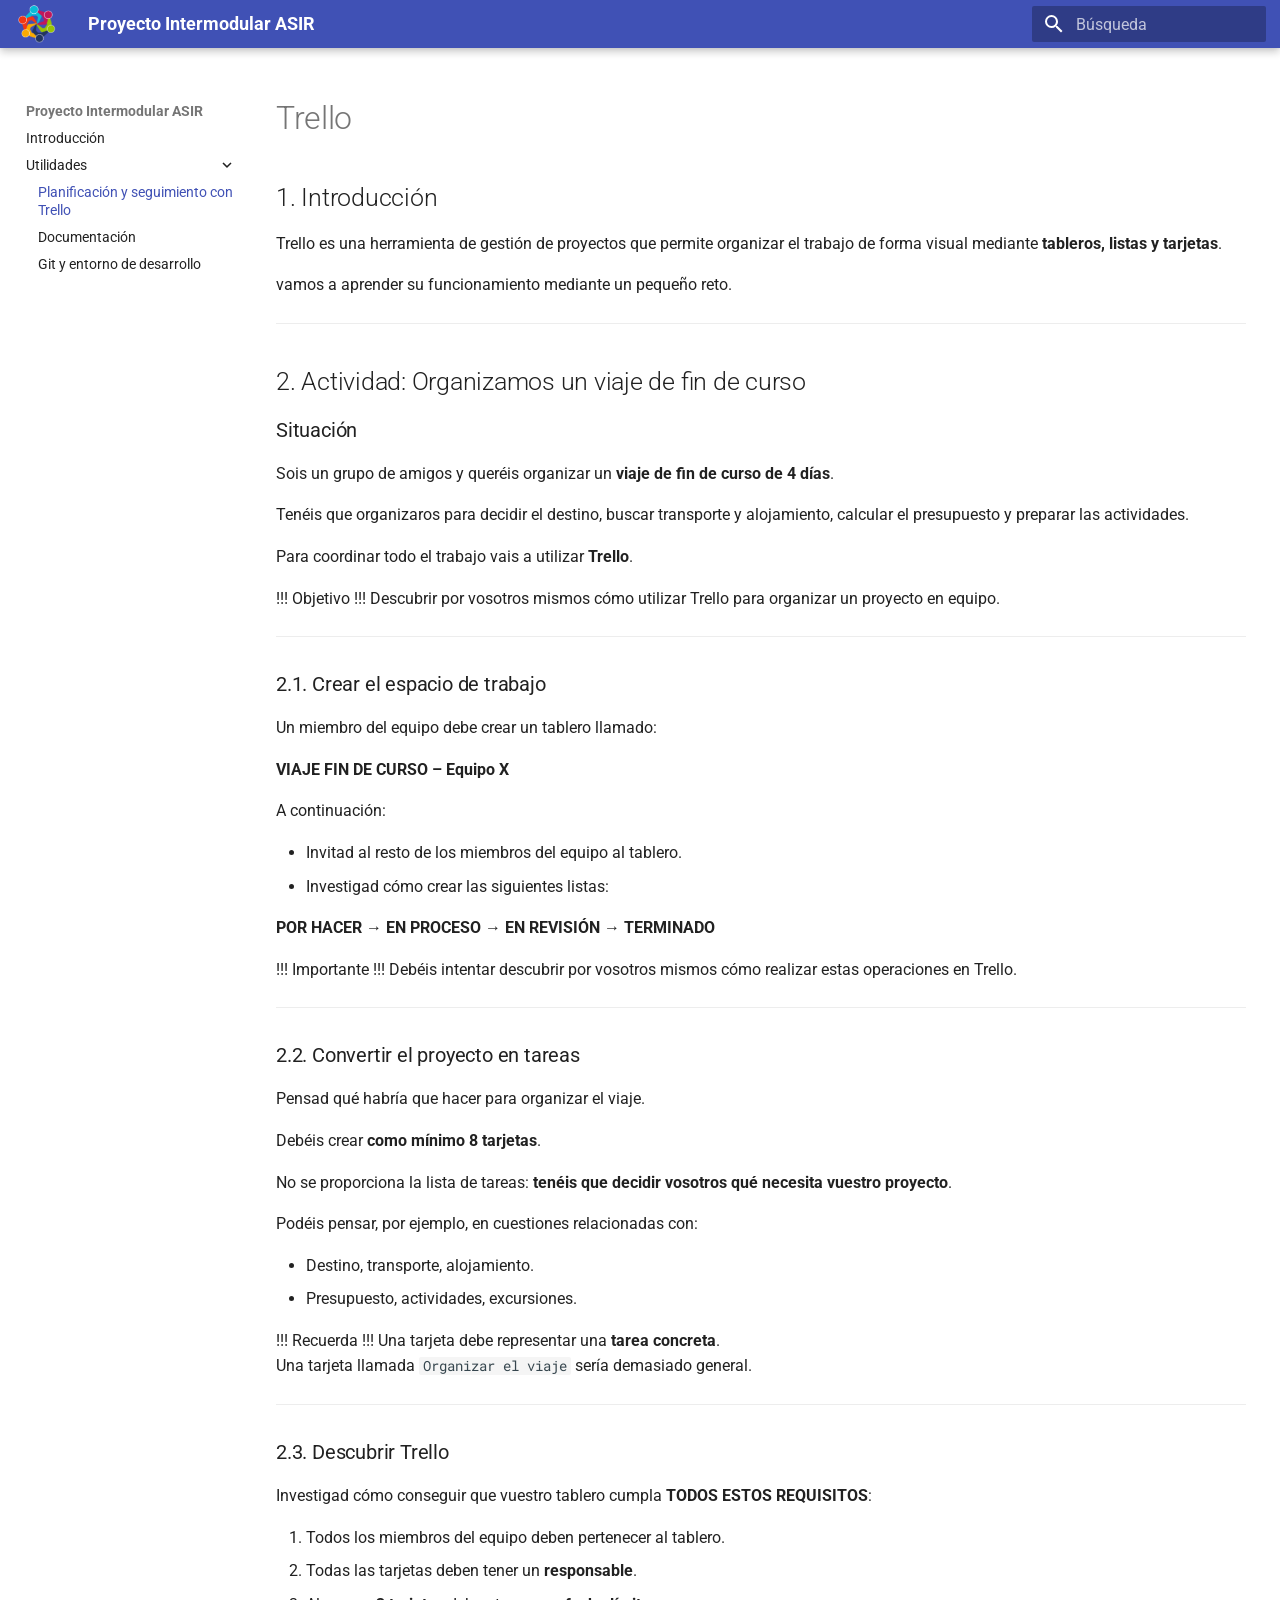
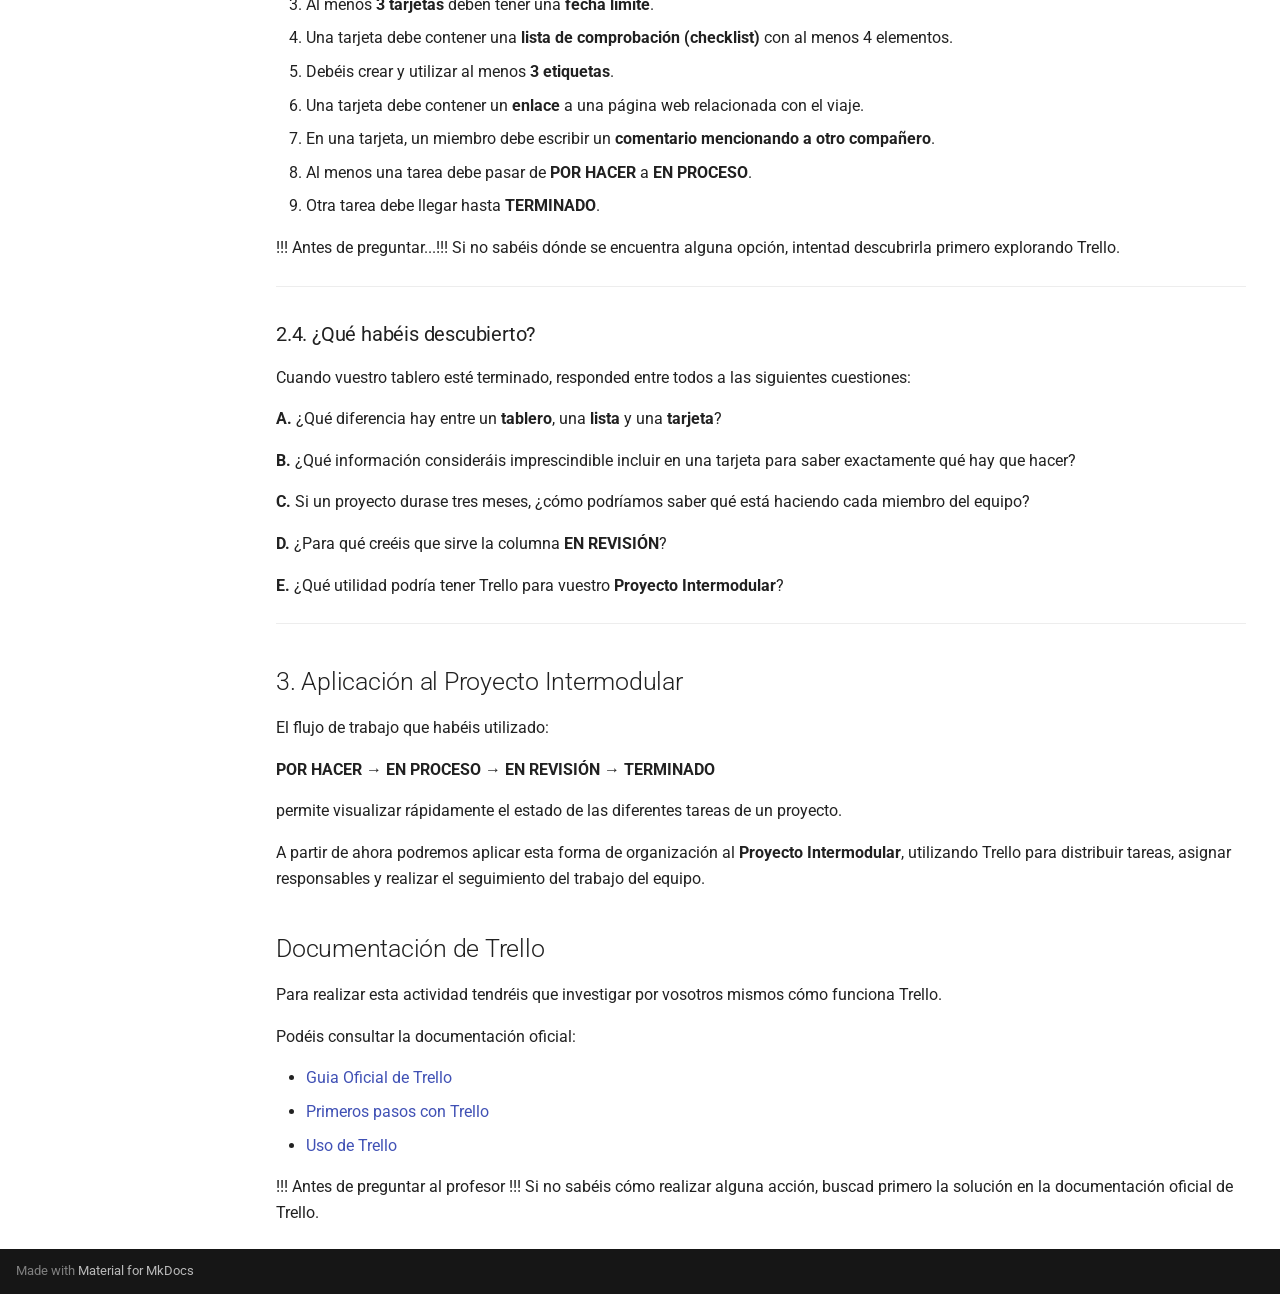
<file: Utilidades/Trello/index.html>
<!doctype html>
<html lang="es" class="no-js">
  <head>
    
      <meta charset="utf-8">
      <meta name="viewport" content="width=device-width,initial-scale=1">
      
      
      
        <link rel="canonical" href="https://lidia1900.github.io/Proyecto-Intermodular-ASIR/Utilidades/Trello/">
      
      
        <link rel="prev" href="../..">
      
      
        <link rel="next" href="../Documentacion/">
      
      
        
      
      
      <link rel="icon" href="../../assets/images/favicon.png">
      <meta name="generator" content="mkdocs-1.6.1, mkdocs-material-9.7.7">
    
    
      
        <title>Planificación y seguimiento con Trello - Proyecto Intermodular ASIR</title>
      
    
    
      <link rel="stylesheet" href="../../assets/stylesheets/main.ec1eaa64.min.css">
      
      


    
    
      
    
    
      
        
        
        <link rel="preconnect" href="https://fonts.gstatic.com" crossorigin>
        <link rel="stylesheet" href="https://fonts.googleapis.com/css?family=Roboto:300,300i,400,400i,700,700i%7CRoboto+Mono:400,400i,700,700i&display=fallback">
        <style>:root{--md-text-font:"Roboto";--md-code-font:"Roboto Mono"}</style>
      
    
    
      <link rel="stylesheet" href="../../stylesheets/extra.css">
    
    <script>__md_scope=new URL("../..",location),__md_hash=e=>[...e].reduce(((e,_)=>(e<<5)-e+_.charCodeAt(0)),0),__md_get=(e,_=localStorage,t=__md_scope)=>JSON.parse(_.getItem(t.pathname+"."+e)),__md_set=(e,_,t=localStorage,a=__md_scope)=>{try{t.setItem(a.pathname+"."+e,JSON.stringify(_))}catch(e){}}</script>
    
      

    
    
  </head>
  
  
    <body dir="ltr">
  
    
    <input class="md-toggle" data-md-toggle="drawer" type="checkbox" id="__drawer" autocomplete="off">
    <input class="md-toggle" data-md-toggle="search" type="checkbox" id="__search" autocomplete="off">
    <label class="md-overlay" for="__drawer"></label>
    <div data-md-component="skip">
      
        
        <a href="#trello" class="md-skip">
          Saltar a contenido
        </a>
      
    </div>
    <div data-md-component="announce">
      
    </div>
    
    
      

  

<header class="md-header md-header--shadow" data-md-component="header">
  <nav class="md-header__inner md-grid" aria-label="Cabecera">
    <a href="../.." title="Proyecto Intermodular ASIR" class="md-header__button md-logo" aria-label="Proyecto Intermodular ASIR" data-md-component="logo">
      
  <img src="../../assets/images/colaborativo.png" alt="logo">

    </a>
    <label class="md-header__button md-icon" for="__drawer">
      
      <svg xmlns="http://www.w3.org/2000/svg" viewBox="0 0 24 24"><path d="M3 6h18v2H3zm0 5h18v2H3zm0 5h18v2H3z"/></svg>
    </label>
    <div class="md-header__title" data-md-component="header-title">
      <div class="md-header__ellipsis">
        <div class="md-header__topic">
          <span class="md-ellipsis">
            Proyecto Intermodular ASIR
          </span>
        </div>
        <div class="md-header__topic" data-md-component="header-topic">
          <span class="md-ellipsis">
            
              Planificación y seguimiento con Trello
            
          </span>
        </div>
      </div>
    </div>
    
    
      <script>var palette=__md_get("__palette");if(palette&&palette.color){if("(prefers-color-scheme)"===palette.color.media){var media=matchMedia("(prefers-color-scheme: light)"),input=document.querySelector(media.matches?"[data-md-color-media='(prefers-color-scheme: light)']":"[data-md-color-media='(prefers-color-scheme: dark)']");palette.color.media=input.getAttribute("data-md-color-media"),palette.color.scheme=input.getAttribute("data-md-color-scheme"),palette.color.primary=input.getAttribute("data-md-color-primary"),palette.color.accent=input.getAttribute("data-md-color-accent")}for(var[key,value]of Object.entries(palette.color))document.body.setAttribute("data-md-color-"+key,value)}</script>
    
    
    
      
      
        <label class="md-header__button md-icon" for="__search">
          
          <svg xmlns="http://www.w3.org/2000/svg" viewBox="0 0 24 24"><path d="M9.5 3A6.5 6.5 0 0 1 16 9.5c0 1.61-.59 3.09-1.56 4.23l.27.27h.79l5 5-1.5 1.5-5-5v-.79l-.27-.27A6.52 6.52 0 0 1 9.5 16 6.5 6.5 0 0 1 3 9.5 6.5 6.5 0 0 1 9.5 3m0 2C7 5 5 7 5 9.5S7 14 9.5 14 14 12 14 9.5 12 5 9.5 5"/></svg>
        </label>
        <div class="md-search" data-md-component="search" role="dialog">
  <label class="md-search__overlay" for="__search"></label>
  <div class="md-search__inner" role="search">
    <form class="md-search__form" name="search">
      <input type="text" class="md-search__input" name="query" aria-label="Búsqueda" placeholder="Búsqueda" autocapitalize="off" autocorrect="off" autocomplete="off" spellcheck="false" data-md-component="search-query" required>
      <label class="md-search__icon md-icon" for="__search">
        
        <svg xmlns="http://www.w3.org/2000/svg" viewBox="0 0 24 24"><path d="M9.5 3A6.5 6.5 0 0 1 16 9.5c0 1.61-.59 3.09-1.56 4.23l.27.27h.79l5 5-1.5 1.5-5-5v-.79l-.27-.27A6.52 6.52 0 0 1 9.5 16 6.5 6.5 0 0 1 3 9.5 6.5 6.5 0 0 1 9.5 3m0 2C7 5 5 7 5 9.5S7 14 9.5 14 14 12 14 9.5 12 5 9.5 5"/></svg>
        
        <svg xmlns="http://www.w3.org/2000/svg" viewBox="0 0 24 24"><path d="M20 11v2H8l5.5 5.5-1.42 1.42L4.16 12l7.92-7.92L13.5 5.5 8 11z"/></svg>
      </label>
      <nav class="md-search__options" aria-label="Buscar">
        
        <button type="reset" class="md-search__icon md-icon" title="Limpiar" aria-label="Limpiar" tabindex="-1">
          
          <svg xmlns="http://www.w3.org/2000/svg" viewBox="0 0 24 24"><path d="M19 6.41 17.59 5 12 10.59 6.41 5 5 6.41 10.59 12 5 17.59 6.41 19 12 13.41 17.59 19 19 17.59 13.41 12z"/></svg>
        </button>
      </nav>
      
    </form>
    <div class="md-search__output">
      <div class="md-search__scrollwrap" tabindex="0" data-md-scrollfix>
        <div class="md-search-result" data-md-component="search-result">
          <div class="md-search-result__meta">
            Inicializando búsqueda
          </div>
          <ol class="md-search-result__list" role="presentation"></ol>
        </div>
      </div>
    </div>
  </div>
</div>
      
    
    
  </nav>
  
</header>
    
    <div class="md-container" data-md-component="container">
      
      
        
          
        
      
      <main class="md-main" data-md-component="main">
        <div class="md-main__inner md-grid">
          
            
              
              <div class="md-sidebar md-sidebar--primary" data-md-component="sidebar" data-md-type="navigation" >
                <div class="md-sidebar__scrollwrap">
                  <div class="md-sidebar__inner">
                    



<nav class="md-nav md-nav--primary" aria-label="Navegación" data-md-level="0">
  <label class="md-nav__title" for="__drawer">
    <a href="../.." title="Proyecto Intermodular ASIR" class="md-nav__button md-logo" aria-label="Proyecto Intermodular ASIR" data-md-component="logo">
      
  <img src="../../assets/images/colaborativo.png" alt="logo">

    </a>
    Proyecto Intermodular ASIR
  </label>
  
  <ul class="md-nav__list" data-md-scrollfix>
    
      
      
  
  
  
  
    <li class="md-nav__item">
      <a href="../.." class="md-nav__link">
        
  
  
  <span class="md-ellipsis">
    
  
    Introducción
  

    
  </span>
  
  

      </a>
    </li>
  

    
      
      
  
  
    
  
  
  
    
    
    
    
    
    <li class="md-nav__item md-nav__item--active md-nav__item--nested">
      
        
        
        <input class="md-nav__toggle md-toggle " type="checkbox" id="__nav_2" checked>
        
          
          <label class="md-nav__link" for="__nav_2" id="__nav_2_label" tabindex="0">
            
  
  
  <span class="md-ellipsis">
    
  
    Utilidades
  

    
  </span>
  
  

            <span class="md-nav__icon md-icon"></span>
          </label>
        
        <nav class="md-nav" data-md-level="1" aria-labelledby="__nav_2_label" aria-expanded="true">
          <label class="md-nav__title" for="__nav_2">
            <span class="md-nav__icon md-icon"></span>
            
  
    Utilidades
  

          </label>
          <ul class="md-nav__list" data-md-scrollfix>
            
              
                
  
  
    
  
  
  
    <li class="md-nav__item md-nav__item--active">
      
      <input class="md-nav__toggle md-toggle" type="checkbox" id="__toc">
      
      
        
      
      
        <label class="md-nav__link md-nav__link--active" for="__toc">
          
  
  
  <span class="md-ellipsis">
    
  
    Planificación y seguimiento con Trello
  

    
  </span>
  
  

          <span class="md-nav__icon md-icon"></span>
        </label>
      
      <a href="./" class="md-nav__link md-nav__link--active">
        
  
  
  <span class="md-ellipsis">
    
  
    Planificación y seguimiento con Trello
  

    
  </span>
  
  

      </a>
      
        

<nav class="md-nav md-nav--secondary" aria-label="Tabla de contenidos">
  
  
  
    
  
  
    <label class="md-nav__title" for="__toc">
      <span class="md-nav__icon md-icon"></span>
      Tabla de contenidos
    </label>
    <ul class="md-nav__list" data-md-component="toc" data-md-scrollfix>
      
        <li class="md-nav__item">
  <a href="#1-introduccion" class="md-nav__link">
    <span class="md-ellipsis">
      
        1. Introducción
      
    </span>
  </a>
  
</li>
      
        <li class="md-nav__item">
  <a href="#2-actividad-organizamos-un-viaje-de-fin-de-curso" class="md-nav__link">
    <span class="md-ellipsis">
      
        2. Actividad: Organizamos un viaje de fin de curso
      
    </span>
  </a>
  
    <nav class="md-nav" aria-label="2. Actividad: Organizamos un viaje de fin de curso">
      <ul class="md-nav__list">
        
          <li class="md-nav__item">
  <a href="#situacion" class="md-nav__link">
    <span class="md-ellipsis">
      
        Situación
      
    </span>
  </a>
  
</li>
        
          <li class="md-nav__item">
  <a href="#21-crear-el-espacio-de-trabajo" class="md-nav__link">
    <span class="md-ellipsis">
      
        2.1. Crear el espacio de trabajo
      
    </span>
  </a>
  
</li>
        
          <li class="md-nav__item">
  <a href="#22-convertir-el-proyecto-en-tareas" class="md-nav__link">
    <span class="md-ellipsis">
      
        2.2. Convertir el proyecto en tareas
      
    </span>
  </a>
  
</li>
        
          <li class="md-nav__item">
  <a href="#23-descubrir-trello" class="md-nav__link">
    <span class="md-ellipsis">
      
        2.3. Descubrir Trello
      
    </span>
  </a>
  
</li>
        
          <li class="md-nav__item">
  <a href="#24-que-habeis-descubierto" class="md-nav__link">
    <span class="md-ellipsis">
      
        2.4. ¿Qué habéis descubierto?
      
    </span>
  </a>
  
</li>
        
      </ul>
    </nav>
  
</li>
      
        <li class="md-nav__item">
  <a href="#3-aplicacion-al-proyecto-intermodular" class="md-nav__link">
    <span class="md-ellipsis">
      
        3. Aplicación al Proyecto Intermodular
      
    </span>
  </a>
  
</li>
      
        <li class="md-nav__item">
  <a href="#documentacion-de-trello" class="md-nav__link">
    <span class="md-ellipsis">
      
        Documentación de Trello
      
    </span>
  </a>
  
</li>
      
    </ul>
  
</nav>
      
    </li>
  

              
            
              
                
  
  
  
  
    <li class="md-nav__item">
      <a href="../Documentacion/" class="md-nav__link">
        
  
  
  <span class="md-ellipsis">
    
  
    Documentación
  

    
  </span>
  
  

      </a>
    </li>
  

              
            
              
                
  
  
  
  
    <li class="md-nav__item">
      <a href="../Git/" class="md-nav__link">
        
  
  
  <span class="md-ellipsis">
    
  
    Git y entorno de desarrollo
  

    
  </span>
  
  

      </a>
    </li>
  

              
            
          </ul>
        </nav>
      
    </li>
  

    
  </ul>
</nav>
                  </div>
                </div>
              </div>
            
            
              
              <div class="md-sidebar md-sidebar--secondary" data-md-component="sidebar" data-md-type="toc" >
                <div class="md-sidebar__scrollwrap">
                  <div class="md-sidebar__inner">
                    

<nav class="md-nav md-nav--secondary" aria-label="Tabla de contenidos">
  
  
  
    
  
  
    <label class="md-nav__title" for="__toc">
      <span class="md-nav__icon md-icon"></span>
      Tabla de contenidos
    </label>
    <ul class="md-nav__list" data-md-component="toc" data-md-scrollfix>
      
        <li class="md-nav__item">
  <a href="#1-introduccion" class="md-nav__link">
    <span class="md-ellipsis">
      
        1. Introducción
      
    </span>
  </a>
  
</li>
      
        <li class="md-nav__item">
  <a href="#2-actividad-organizamos-un-viaje-de-fin-de-curso" class="md-nav__link">
    <span class="md-ellipsis">
      
        2. Actividad: Organizamos un viaje de fin de curso
      
    </span>
  </a>
  
    <nav class="md-nav" aria-label="2. Actividad: Organizamos un viaje de fin de curso">
      <ul class="md-nav__list">
        
          <li class="md-nav__item">
  <a href="#situacion" class="md-nav__link">
    <span class="md-ellipsis">
      
        Situación
      
    </span>
  </a>
  
</li>
        
          <li class="md-nav__item">
  <a href="#21-crear-el-espacio-de-trabajo" class="md-nav__link">
    <span class="md-ellipsis">
      
        2.1. Crear el espacio de trabajo
      
    </span>
  </a>
  
</li>
        
          <li class="md-nav__item">
  <a href="#22-convertir-el-proyecto-en-tareas" class="md-nav__link">
    <span class="md-ellipsis">
      
        2.2. Convertir el proyecto en tareas
      
    </span>
  </a>
  
</li>
        
          <li class="md-nav__item">
  <a href="#23-descubrir-trello" class="md-nav__link">
    <span class="md-ellipsis">
      
        2.3. Descubrir Trello
      
    </span>
  </a>
  
</li>
        
          <li class="md-nav__item">
  <a href="#24-que-habeis-descubierto" class="md-nav__link">
    <span class="md-ellipsis">
      
        2.4. ¿Qué habéis descubierto?
      
    </span>
  </a>
  
</li>
        
      </ul>
    </nav>
  
</li>
      
        <li class="md-nav__item">
  <a href="#3-aplicacion-al-proyecto-intermodular" class="md-nav__link">
    <span class="md-ellipsis">
      
        3. Aplicación al Proyecto Intermodular
      
    </span>
  </a>
  
</li>
      
        <li class="md-nav__item">
  <a href="#documentacion-de-trello" class="md-nav__link">
    <span class="md-ellipsis">
      
        Documentación de Trello
      
    </span>
  </a>
  
</li>
      
    </ul>
  
</nav>
                  </div>
                </div>
              </div>
            
          
          
            <div class="md-content" data-md-component="content">
              
              <article class="md-content__inner md-typeset">
                
                  



<h1 id="trello">Trello</h1>
<h2 id="1-introduccion">1. Introducción</h2>
<p>Trello es una herramienta de gestión de proyectos que permite organizar el trabajo de forma visual mediante <strong>tableros, listas y tarjetas</strong>.</p>
<p>vamos a aprender su funcionamiento mediante un pequeño reto.</p>
<hr />
<h2 id="2-actividad-organizamos-un-viaje-de-fin-de-curso">2. Actividad: Organizamos un viaje de fin de curso</h2>
<h3 id="situacion">Situación</h3>
<p>Sois un grupo de amigos y queréis organizar un <strong>viaje de fin de curso de 4 días</strong>.</p>
<p>Tenéis que organizaros para decidir el destino, buscar transporte y alojamiento, calcular el presupuesto y preparar las actividades.</p>
<p>Para coordinar todo el trabajo vais a utilizar <strong>Trello</strong>.</p>
<p>!!! Objetivo !!!
    Descubrir por vosotros mismos cómo utilizar Trello para organizar un proyecto en equipo.</p>
<hr />
<h3 id="21-crear-el-espacio-de-trabajo">2.1. Crear el espacio de trabajo</h3>
<p>Un miembro del equipo debe crear un tablero llamado:</p>
<p><strong>VIAJE FIN DE CURSO – Equipo X</strong></p>
<p>A continuación:</p>
<ul>
<li>Invitad al resto de los miembros del equipo al tablero.</li>
<li>Investigad cómo crear las siguientes listas:</li>
</ul>
<p><strong>POR HACER → EN PROCESO → EN REVISIÓN → TERMINADO</strong></p>
<p>!!! Importante !!!
    Debéis intentar descubrir por vosotros mismos cómo realizar estas operaciones en Trello.</p>
<hr />
<h3 id="22-convertir-el-proyecto-en-tareas">2.2. Convertir el proyecto en tareas</h3>
<p>Pensad qué habría que hacer para organizar el viaje.</p>
<p>Debéis crear <strong>como mínimo 8 tarjetas</strong>.</p>
<p>No se proporciona la lista de tareas: <strong>tenéis que decidir vosotros qué necesita vuestro proyecto</strong>.</p>
<p>Podéis pensar, por ejemplo, en cuestiones relacionadas con:</p>
<ul>
<li>Destino, transporte, alojamiento.</li>
<li>Presupuesto, actividades, excursiones.</li>
</ul>
<p>!!! Recuerda !!!
    Una tarjeta debe representar una <strong>tarea concreta</strong>.<br />
    Una tarjeta llamada <code>Organizar el viaje</code> sería demasiado general.</p>
<hr />
<h3 id="23-descubrir-trello">2.3. Descubrir Trello</h3>
<p>Investigad cómo conseguir que vuestro tablero cumpla <strong>TODOS ESTOS REQUISITOS</strong>:</p>
<ol>
<li>Todos los miembros del equipo deben pertenecer al tablero.</li>
<li>Todas las tarjetas deben tener un <strong>responsable</strong>.</li>
<li>Al menos <strong>3 tarjetas</strong> deben tener una <strong>fecha límite</strong>.</li>
<li>Una tarjeta debe contener una <strong>lista de comprobación (checklist)</strong> con al menos 4 elementos.</li>
<li>Debéis crear y utilizar al menos <strong>3 etiquetas</strong>.</li>
<li>Una tarjeta debe contener un <strong>enlace</strong> a una página web relacionada con el viaje.</li>
<li>En una tarjeta, un miembro debe escribir un <strong>comentario mencionando a otro compañero</strong>.</li>
<li>Al menos una tarea debe pasar de <strong>POR HACER</strong> a <strong>EN PROCESO</strong>.</li>
<li>Otra tarea debe llegar hasta <strong>TERMINADO</strong>.</li>
</ol>
<p>!!! Antes de preguntar...!!!
    Si no sabéis dónde se encuentra alguna opción, intentad descubrirla primero explorando Trello.</p>
<hr />
<h3 id="24-que-habeis-descubierto">2.4. ¿Qué habéis descubierto?</h3>
<p>Cuando vuestro tablero esté terminado, responded entre todos a las siguientes cuestiones:</p>
<p><strong>A.</strong> ¿Qué diferencia hay entre un <strong>tablero</strong>, una <strong>lista</strong> y una <strong>tarjeta</strong>?</p>
<p><strong>B.</strong> ¿Qué información consideráis imprescindible incluir en una tarjeta para saber exactamente qué hay que hacer?</p>
<p><strong>C.</strong> Si un proyecto durase tres meses, ¿cómo podríamos saber qué está haciendo cada miembro del equipo?</p>
<p><strong>D.</strong> ¿Para qué creéis que sirve la columna <strong>EN REVISIÓN</strong>?</p>
<p><strong>E.</strong> ¿Qué utilidad podría tener Trello para vuestro <strong>Proyecto Intermodular</strong>?</p>
<hr />
<h2 id="3-aplicacion-al-proyecto-intermodular">3. Aplicación al Proyecto Intermodular</h2>
<p>El flujo de trabajo que habéis utilizado:</p>
<p><strong>POR HACER → EN PROCESO → EN REVISIÓN → TERMINADO</strong></p>
<p>permite visualizar rápidamente el estado de las diferentes tareas de un proyecto.</p>
<p>A partir de ahora podremos aplicar esta forma de organización al <strong>Proyecto Intermodular</strong>, utilizando Trello para distribuir tareas, asignar responsables y realizar el seguimiento del trabajo del equipo.</p>
<h2 id="documentacion-de-trello">Documentación de Trello</h2>
<p>Para realizar esta actividad tendréis que investigar por vosotros mismos cómo funciona Trello.</p>
<p>Podéis consultar la documentación oficial:</p>
<ul>
<li><a href="https://trello.com/es/guide">Guia Oficial de Trello</a></li>
<li><a href="https://support.atlassian.com/trello/docs/getting-started/">Primeros pasos con Trello</a></li>
<li><a href="https://support.atlassian.com/trello/docs/using-trello/">Uso de Trello</a></li>
</ul>
<p>!!! Antes de preguntar al profesor !!!
    Si no sabéis cómo realizar alguna acción, buscad primero la solución en la documentación oficial de Trello.</p>












                
              </article>
            </div>
          
          
<script>var target=document.getElementById(location.hash.slice(1));target&&target.name&&(target.checked=target.name.startsWith("__tabbed_"))</script>
        </div>
        
      </main>
      
        <footer class="md-footer">
  
  <div class="md-footer-meta md-typeset">
    <div class="md-footer-meta__inner md-grid">
      <div class="md-copyright">
  
  
    Made with
    <a href="https://squidfunk.github.io/mkdocs-material/" target="_blank" rel="noopener">
      Material for MkDocs
    </a>
  
</div>
      
    </div>
  </div>
</footer>
      
    </div>
    <div class="md-dialog" data-md-component="dialog">
      <div class="md-dialog__inner md-typeset"></div>
    </div>
    
    
    
      
      
      <script id="__config" type="application/json">{"annotate": null, "base": "../..", "features": ["content.code.copy"], "search": "../../assets/javascripts/workers/search.2c215733.min.js", "tags": null, "translations": {"clipboard.copied": "Copiado al portapapeles", "clipboard.copy": "Copiar al portapapeles", "search.result.more.one": "1 m\u00e1s en esta p\u00e1gina", "search.result.more.other": "# m\u00e1s en esta p\u00e1gina", "search.result.none": "No se encontraron documentos", "search.result.one": "1 documento encontrado", "search.result.other": "# documentos encontrados", "search.result.placeholder": "Teclee para comenzar b\u00fasqueda", "search.result.term.missing": "Falta", "select.version": "Seleccionar versi\u00f3n"}, "version": null}</script>
    
    
      <script src="../../assets/javascripts/bundle.d7400e89.min.js"></script>
      
    
  </body>
</html>
</file>
<file: stylesheets/extra.css>
/* Prompt: mostrar solo unas 5 líneas */
/* Prompt: mostrar aproximadamente 5 líneas */
.prompt-scroll .highlight pre {
    max-height: 8em;
    overflow-y: auto;
}
/* ==========================================================
   2. COLUMNA DERECHA
   Ocultar únicamente la tabla de contenidos de la derecha.
   ========================================================== */

.md-sidebar--secondary {
    display: none !important;
}


/* ==========================================================
   3. DISEÑO GENERAL
   Aprovechar el ancho de pantalla.
   ========================================================== */

.md-grid {
    max-width: none;
}


/* ==========================================================
   4. MENÚ IZQUIERDO
   Mantenerlo visible y dejarlo a 10 px del borde.
   ========================================================== */

@media screen and (min-width: 76.25em) {

    .md-sidebar--primary {
        display: block;
        margin-left: 10px;
    }

    .md-main__inner {
        margin-left: 0;
        margin-right: 10px;
    }
}


/* ==========================================================
   5. CABECERA Y BUSCADOR
   Aprovechar todo el ancho y colocar el buscador a la derecha.
   NO fijamos su ancho para que Material pueda ampliarlo.
   ========================================================== */

@media screen and (min-width: 60em) {

    .md-header__inner {
        max-width: none;
        margin-left: 10px;
        margin-right: 10px;
    }

    .md-search {
        margin-left: auto;
        margin-right: 0;
    }
}


/* ==========================================================
   6. TABLAS
   No obligarlas a ocupar todo el ancho disponible.
   ========================================================== */

.md-typeset__table {
    width: auto;
}

.md-typeset table:not([class]) {
    width: auto;
    max-width: 100%;
}

/* ==========================================================
   LOGO DE LA CABECERA
   ========================================================== */

.md-header__button.md-logo {
    padding: 0;
    margin: 0 0.5rem 0 0;
}

.md-header__button.md-logo img,
.md-header__button.md-logo svg {
    height: 2.2rem;
    width: 2.2rem;
}
</file>
<file: assets/stylesheets/main.ec1eaa64.min.css>
@charset "UTF-8";html{-webkit-text-size-adjust:none;-moz-text-size-adjust:none;text-size-adjust:none;box-sizing:border-box}*,:after,:before{box-sizing:inherit}@media (prefers-reduced-motion){*,:after,:before{transition:none!important}}body{margin:0}a,button,input,label{-webkit-tap-highlight-color:transparent}a{color:inherit;text-decoration:none}hr{border:0;box-sizing:initial;display:block;height:.05rem;overflow:visible;padding:0}small{font-size:80%}sub,sup{line-height:1em}img{border-style:none}table{border-collapse:initial;border-spacing:0}td,th{font-weight:400;vertical-align:top}button{background:#0000;border:0;font-family:inherit;font-size:inherit;margin:0;padding:0}input{border:0;outline:none}:root{--md-primary-fg-color:#4051b5;--md-primary-fg-color--light:#5d6cc0;--md-primary-fg-color--dark:#303fa1;--md-primary-bg-color:#fff;--md-primary-bg-color--light:#ffffffb3;--md-accent-fg-color:#526cfe;--md-accent-fg-color--transparent:#526cfe1a;--md-accent-bg-color:#fff;--md-accent-bg-color--light:#ffffffb3}[data-md-color-scheme=default]{color-scheme:light}[data-md-color-scheme=default] img[src$="#gh-dark-mode-only"],[data-md-color-scheme=default] img[src$="#only-dark"]{display:none}:root,[data-md-color-scheme=default]{--md-hue:225deg;--md-default-fg-color:#000000de;--md-default-fg-color--light:#0000008a;--md-default-fg-color--lighter:#00000052;--md-default-fg-color--lightest:#00000012;--md-default-bg-color:#fff;--md-default-bg-color--light:#ffffffb3;--md-default-bg-color--lighter:#ffffff4d;--md-default-bg-color--lightest:#ffffff1f;--md-code-fg-color:#36464e;--md-code-bg-color:#f5f5f5;--md-code-bg-color--light:#f5f5f5b3;--md-code-bg-color--lighter:#f5f5f54d;--md-code-hl-color:#4287ff;--md-code-hl-color--light:#4287ff1a;--md-code-hl-number-color:#d52a2a;--md-code-hl-special-color:#db1457;--md-code-hl-function-color:#a846b9;--md-code-hl-constant-color:#6e59d9;--md-code-hl-keyword-color:#3f6ec6;--md-code-hl-string-color:#1c7d4d;--md-code-hl-name-color:var(--md-code-fg-color);--md-code-hl-operator-color:var(--md-default-fg-color--light);--md-code-hl-punctuation-color:var(--md-default-fg-color--light);--md-code-hl-comment-color:var(--md-default-fg-color--light);--md-code-hl-generic-color:var(--md-default-fg-color--light);--md-code-hl-variable-color:var(--md-default-fg-color--light);--md-typeset-color:var(--md-default-fg-color);--md-typeset-a-color:var(--md-primary-fg-color);--md-typeset-del-color:#f5503d26;--md-typeset-ins-color:#0bd57026;--md-typeset-kbd-color:#fafafa;--md-typeset-kbd-accent-color:#fff;--md-typeset-kbd-border-color:#b8b8b8;--md-typeset-mark-color:#ffff0080;--md-typeset-table-color:#0000001f;--md-typeset-table-color--light:rgba(0,0,0,.035);--md-admonition-fg-color:var(--md-default-fg-color);--md-admonition-bg-color:var(--md-default-bg-color);--md-warning-fg-color:#000000de;--md-warning-bg-color:#ff9;--md-footer-fg-color:#fff;--md-footer-fg-color--light:#ffffffb3;--md-footer-fg-color--lighter:#ffffff73;--md-footer-bg-color:#000000de;--md-footer-bg-color--dark:#00000052;--md-shadow-z1:0 0.2rem 0.5rem #0000000d,0 0 0.05rem #0000001a;--md-shadow-z2:0 0.2rem 0.5rem #0000001a,0 0 0.05rem #00000040;--md-shadow-z3:0 0.2rem 0.5rem #0003,0 0 0.05rem #00000059}.md-icon svg{fill:currentcolor;display:block;height:1.2rem;width:1.2rem}body{-webkit-font-smoothing:antialiased;-moz-osx-font-smoothing:grayscale;--md-text-font-family:var(--md-text-font,_),-apple-system,BlinkMacSystemFont,Helvetica,Arial,sans-serif;--md-code-font-family:var(--md-code-font,_),SFMono-Regular,Consolas,Menlo,monospace}aside,body,input{font-feature-settings:"kern","liga";color:var(--md-typeset-color);font-family:var(--md-text-font-family)}code,kbd,pre{font-feature-settings:"kern";font-family:var(--md-code-font-family)}:root{--md-typeset-table-sort-icon:url('data:image/svg+xml;charset=utf-8,<svg xmlns="http://www.w3.org/2000/svg" viewBox="0 0 24 24"><path d="m18 21-4-4h3V7h-3l4-4 4 4h-3v10h3M2 19v-2h10v2M2 13v-2h7v2M2 7V5h4v2z"/></svg>');--md-typeset-table-sort-icon--asc:url('data:image/svg+xml;charset=utf-8,<svg xmlns="http://www.w3.org/2000/svg" viewBox="0 0 24 24"><path d="M19 17h3l-4 4-4-4h3V3h2M2 17h10v2H2M6 5v2H2V5m0 6h7v2H2z"/></svg>');--md-typeset-table-sort-icon--desc:url('data:image/svg+xml;charset=utf-8,<svg xmlns="http://www.w3.org/2000/svg" viewBox="0 0 24 24"><path d="M19 7h3l-4-4-4 4h3v14h2M2 17h10v2H2M6 5v2H2V5m0 6h7v2H2z"/></svg>')}.md-typeset{-webkit-print-color-adjust:exact;color-adjust:exact;font-size:.8rem;line-height:1.6;overflow-wrap:break-word}@media print{.md-typeset{font-size:.68rem}}.md-typeset blockquote,.md-typeset dl,.md-typeset figure,.md-typeset ol,.md-typeset pre,.md-typeset ul{margin-bottom:1em;margin-top:1em}.md-typeset h1{color:var(--md-default-fg-color--light);font-size:2em;line-height:1.3;margin:0 0 1.25em}.md-typeset h1,.md-typeset h2{font-weight:300;letter-spacing:-.01em}.md-typeset h2{font-size:1.5625em;line-height:1.4;margin:1.6em 0 .64em}.md-typeset h3{font-size:1.25em;font-weight:400;letter-spacing:-.01em;line-height:1.5;margin:1.6em 0 .8em}.md-typeset h2+h3{margin-top:.8em}.md-typeset h4{font-weight:700;letter-spacing:-.01em;margin:1em 0}.md-typeset h5,.md-typeset h6{color:var(--md-default-fg-color--light);font-size:.8em;font-weight:700;letter-spacing:-.01em;margin:1.25em 0}.md-typeset h5{text-transform:uppercase}.md-typeset h5 code{text-transform:none}.md-typeset hr{border-bottom:.05rem solid var(--md-default-fg-color--lightest);display:flow-root;margin:1.5em 0}.md-typeset a{color:var(--md-typeset-a-color);word-break:break-word}.md-typeset a,.md-typeset a:before{transition:color 125ms}.md-typeset a:focus,.md-typeset a:hover{color:var(--md-accent-fg-color)}.md-typeset a:focus code,.md-typeset a:hover code{background-color:var(--md-accent-fg-color--transparent);color:var(--md-accent-fg-color)}.md-typeset a code{color:var(--md-typeset-a-color)}.md-typeset a.focus-visible{outline-color:var(--md-accent-fg-color);outline-offset:.2rem}.md-typeset code,.md-typeset kbd,.md-typeset pre{color:var(--md-code-fg-color);direction:ltr;font-variant-ligatures:none;transition:background-color 125ms}@media print{.md-typeset code,.md-typeset kbd,.md-typeset pre{white-space:pre-wrap}}.md-typeset code{background-color:var(--md-code-bg-color);border-radius:.1rem;-webkit-box-decoration-break:clone;box-decoration-break:clone;font-size:.85em;padding:0 .2941176471em;transition:color 125ms,background-color 125ms;word-break:break-word}.md-typeset code:not(.focus-visible){-webkit-tap-highlight-color:transparent;outline:none}.md-typeset pre{display:flow-root;line-height:1.4;position:relative}.md-typeset pre>code{-webkit-box-decoration-break:slice;box-decoration-break:slice;box-shadow:none;display:block;margin:0;outline-color:var(--md-accent-fg-color);overflow:auto;padding:.7720588235em 1.1764705882em;scrollbar-color:var(--md-default-fg-color--lighter) #0000;scrollbar-width:thin;touch-action:auto;word-break:normal}.md-typeset pre>code:hover{scrollbar-color:var(--md-accent-fg-color) #0000}.md-typeset pre>code::-webkit-scrollbar{height:.2rem;width:.2rem}.md-typeset pre>code::-webkit-scrollbar-thumb{background-color:var(--md-default-fg-color--lighter)}.md-typeset pre>code::-webkit-scrollbar-thumb:hover{background-color:var(--md-accent-fg-color)}.md-typeset kbd{background-color:var(--md-typeset-kbd-color);border-radius:.1rem;box-shadow:0 .1rem 0 .05rem var(--md-typeset-kbd-border-color),0 .1rem 0 var(--md-typeset-kbd-border-color),0 -.1rem .2rem var(--md-typeset-kbd-accent-color) inset;color:var(--md-default-fg-color);display:inline-block;font-size:.75em;padding:0 .6666666667em;vertical-align:text-top;word-break:break-word}.md-typeset mark{background-color:var(--md-typeset-mark-color);-webkit-box-decoration-break:clone;box-decoration-break:clone;color:inherit;word-break:break-word}.md-typeset abbr{cursor:help;text-decoration:none}.md-typeset [data-preview],.md-typeset abbr{border-bottom:.05rem dotted var(--md-default-fg-color--light)}.md-typeset small{opacity:.75}[dir=ltr] .md-typeset sub,[dir=ltr] .md-typeset sup{margin-left:.078125em}[dir=rtl] .md-typeset sub,[dir=rtl] .md-typeset sup{margin-right:.078125em}[dir=ltr] .md-typeset blockquote{padding-left:.6rem}[dir=rtl] .md-typeset blockquote{padding-right:.6rem}[dir=ltr] .md-typeset blockquote{border-left:.2rem solid var(--md-default-fg-color--lighter)}[dir=rtl] .md-typeset blockquote{border-right:.2rem solid var(--md-default-fg-color--lighter)}.md-typeset blockquote{color:var(--md-default-fg-color--light);margin-left:0;margin-right:0}.md-typeset ul{list-style-type:disc}.md-typeset ul[type]{list-style-type:revert-layer}[dir=ltr] .md-typeset ol,[dir=ltr] .md-typeset ul{margin-left:.625em}[dir=rtl] .md-typeset ol,[dir=rtl] .md-typeset ul{margin-right:.625em}.md-typeset ol,.md-typeset ul{padding:0}.md-typeset ol:not([hidden]),.md-typeset ul:not([hidden]){display:flow-root}.md-typeset ol ol,.md-typeset ul ol{list-style-type:lower-alpha}.md-typeset ol ol ol,.md-typeset ul ol ol{list-style-type:lower-roman}.md-typeset ol ol ol ol,.md-typeset ul ol ol ol{list-style-type:upper-alpha}.md-typeset ol ol ol ol ol,.md-typeset ul ol ol ol ol{list-style-type:upper-roman}.md-typeset ol[type],.md-typeset ul[type]{list-style-type:revert-layer}[dir=ltr] .md-typeset ol li,[dir=ltr] .md-typeset ul li{margin-left:1.25em}[dir=rtl] .md-typeset ol li,[dir=rtl] .md-typeset ul li{margin-right:1.25em}.md-typeset ol li,.md-typeset ul li{margin-bottom:.5em}.md-typeset ol li blockquote,.md-typeset ol li p,.md-typeset ul li blockquote,.md-typeset ul li p{margin:.5em 0}.md-typeset ol li:last-child,.md-typeset ul li:last-child{margin-bottom:0}[dir=ltr] .md-typeset ol li ol,[dir=ltr] .md-typeset ol li ul,[dir=ltr] .md-typeset ul li ol,[dir=ltr] .md-typeset ul li ul{margin-left:.625em}[dir=rtl] .md-typeset ol li ol,[dir=rtl] .md-typeset ol li ul,[dir=rtl] .md-typeset ul li ol,[dir=rtl] .md-typeset ul li ul{margin-right:.625em}.md-typeset ol li ol,.md-typeset ol li ul,.md-typeset ul li ol,.md-typeset ul li ul{margin-bottom:.5em;margin-top:.5em}[dir=ltr] .md-typeset dd{margin-left:1.875em}[dir=rtl] .md-typeset dd{margin-right:1.875em}.md-typeset dd{margin-bottom:1.5em;margin-top:1em}.md-typeset img,.md-typeset svg,.md-typeset video{height:auto;max-width:100%}.md-typeset img[align=left]{margin:1em 1em 1em 0}.md-typeset img[align=right]{margin:1em 0 1em 1em}.md-typeset img[align]:only-child{margin-top:0}.md-typeset figure{display:flow-root;margin:1em auto;max-width:100%;text-align:center;width:fit-content}.md-typeset figure img{display:block;margin:0 auto}.md-typeset figcaption{font-style:italic;margin:1em auto;max-width:24rem}.md-typeset iframe{max-width:100%}.md-typeset table:not([class]){background-color:var(--md-default-bg-color);border:.05rem solid var(--md-typeset-table-color);border-radius:.1rem;display:inline-block;font-size:.64rem;max-width:100%;overflow:auto;touch-action:auto}@media print{.md-typeset table:not([class]){display:table}}.md-typeset table:not([class])+*{margin-top:1.5em}.md-typeset table:not([class]) td>:first-child,.md-typeset table:not([class]) th>:first-child{margin-top:0}.md-typeset table:not([class]) td>:last-child,.md-typeset table:not([class]) th>:last-child{margin-bottom:0}.md-typeset table:not([class]) td:not([align]),.md-typeset table:not([class]) th:not([align]){text-align:left}[dir=rtl] .md-typeset table:not([class]) td:not([align]),[dir=rtl] .md-typeset table:not([class]) th:not([align]){text-align:right}.md-typeset table:not([class]) th{font-weight:700;min-width:5rem;padding:.9375em 1.25em;vertical-align:top}.md-typeset table:not([class]) td{border-top:.05rem solid var(--md-typeset-table-color);padding:.9375em 1.25em;vertical-align:top}.md-typeset table:not([class]) tbody tr{transition:background-color 125ms}.md-typeset table:not([class]) tbody tr:hover{background-color:var(--md-typeset-table-color--light);box-shadow:0 .05rem 0 var(--md-default-bg-color) inset}.md-typeset table:not([class]) a{word-break:normal}.md-typeset table th[role=columnheader]{cursor:pointer}[dir=ltr] .md-typeset table th[role=columnheader]:after{margin-left:.5em}[dir=rtl] .md-typeset table th[role=columnheader]:after{margin-right:.5em}.md-typeset table th[role=columnheader]:after{content:"";display:inline-block;height:1.2em;-webkit-mask-image:var(--md-typeset-table-sort-icon);mask-image:var(--md-typeset-table-sort-icon);-webkit-mask-repeat:no-repeat;mask-repeat:no-repeat;-webkit-mask-size:contain;mask-size:contain;transition:background-color 125ms;vertical-align:text-bottom;width:1.2em}.md-typeset table th[role=columnheader]:hover:after{background-color:var(--md-default-fg-color--lighter)}.md-typeset table th[role=columnheader][aria-sort=ascending]:after{background-color:var(--md-default-fg-color--light);-webkit-mask-image:var(--md-typeset-table-sort-icon--asc);mask-image:var(--md-typeset-table-sort-icon--asc)}.md-typeset table th[role=columnheader][aria-sort=descending]:after{background-color:var(--md-default-fg-color--light);-webkit-mask-image:var(--md-typeset-table-sort-icon--desc);mask-image:var(--md-typeset-table-sort-icon--desc)}.md-typeset__scrollwrap{margin:1em -.8rem;overflow-x:auto;touch-action:auto}.md-typeset__table{display:inline-block;margin-bottom:.5em;padding:0 .8rem}@media print{.md-typeset__table{display:block}}html .md-typeset__table table{display:table;margin:0;overflow:hidden;width:100%}@media screen and (max-width:44.984375em){.md-content__inner>pre{margin:1em -.8rem}.md-content__inner>pre code{border-radius:0}}.md-typeset .md-author{border-radius:100%;display:block;flex-shrink:0;height:1.6rem;overflow:hidden;position:relative;transition:color 125ms,transform 125ms;width:1.6rem}.md-typeset .md-author img{display:block}.md-typeset .md-author--more{background:var(--md-default-fg-color--lightest);color:var(--md-default-fg-color--lighter);font-size:.6rem;font-weight:700;line-height:1.6rem;text-align:center}.md-typeset .md-author--long{height:2.4rem;width:2.4rem}.md-typeset a.md-author{transform:scale(1)}.md-typeset a.md-author img{border-radius:100%;filter:grayscale(100%) opacity(75%);transition:filter 125ms}.md-typeset a.md-author:focus,.md-typeset a.md-author:hover{transform:scale(1.1);z-index:1}.md-typeset a.md-author:focus img,.md-typeset a.md-author:hover img{filter:grayscale(0)}.md-banner{background-color:var(--md-footer-bg-color);color:var(--md-footer-fg-color);overflow:auto}@media print{.md-banner{display:none}}.md-banner--warning{background-color:var(--md-warning-bg-color);color:var(--md-warning-fg-color)}.md-banner__inner{font-size:.7rem;margin:.6rem auto;padding:0 .8rem}[dir=ltr] .md-banner__button{float:right}[dir=rtl] .md-banner__button{float:left}.md-banner__button{color:inherit;cursor:pointer;transition:opacity .25s}.no-js .md-banner__button{display:none}.md-banner__button:hover{opacity:.7}html{font-size:125%;height:100%;overflow-x:hidden}@media screen and (min-width:100em){html{font-size:137.5%}}@media screen and (min-width:125em){html{font-size:150%}}body{background-color:var(--md-default-bg-color);display:flex;flex-direction:column;font-size:.5rem;min-height:100%;position:relative;width:100%}@media print{body{display:block}}@media screen and (max-width:59.984375em){body[data-md-scrolllock]{position:fixed}}.md-grid{margin-left:auto;margin-right:auto;max-width:61rem}.md-container{display:flex;flex-direction:column;flex-grow:1}@media print{.md-container{display:block}}.md-main{flex-grow:1}.md-main__inner{display:flex;height:100%;margin-top:1.5rem}.md-ellipsis{overflow:hidden;text-overflow:ellipsis}.md-toggle{display:none}.md-option{height:0;opacity:0;position:absolute;width:0}.md-option:checked+label:not([hidden]){display:block}.md-option.focus-visible+label{outline-color:var(--md-accent-fg-color);outline-style:auto}.md-skip{background-color:var(--md-default-fg-color);border-radius:.1rem;color:var(--md-default-bg-color);font-size:.64rem;margin:.5rem;opacity:0;outline-color:var(--md-accent-fg-color);padding:.3rem .5rem;position:fixed;transform:translateY(.4rem);z-index:-1}.md-skip:focus{opacity:1;transform:translateY(0);transition:transform .25s cubic-bezier(.4,0,.2,1),opacity 175ms 75ms;z-index:10}@page{margin:25mm}:root{--md-clipboard-icon:url('data:image/svg+xml;charset=utf-8,<svg xmlns="http://www.w3.org/2000/svg" viewBox="0 0 24 24"><path d="M19 21H8V7h11m0-2H8a2 2 0 0 0-2 2v14a2 2 0 0 0 2 2h11a2 2 0 0 0 2-2V7a2 2 0 0 0-2-2m-3-4H4a2 2 0 0 0-2 2v14h2V3h12z"/></svg>')}.md-clipboard{border-radius:.1rem;color:var(--md-default-fg-color--lightest);cursor:pointer;height:1.5em;outline-color:var(--md-accent-fg-color);outline-offset:.1rem;transition:color .25s;width:1.5em;z-index:1}@media print{.md-clipboard{display:none}}.md-clipboard:not(.focus-visible){-webkit-tap-highlight-color:transparent;outline:none}:hover>.md-clipboard{color:var(--md-default-fg-color--light)}.md-clipboard:focus,.md-clipboard:hover{color:var(--md-accent-fg-color)}.md-clipboard:after{background-color:currentcolor;content:"";display:block;height:1.125em;margin:0 auto;-webkit-mask-image:var(--md-clipboard-icon);mask-image:var(--md-clipboard-icon);-webkit-mask-position:center;mask-position:center;-webkit-mask-repeat:no-repeat;mask-repeat:no-repeat;-webkit-mask-size:contain;mask-size:contain;width:1.125em}.md-clipboard--inline{cursor:pointer}.md-clipboard--inline code{transition:color .25s,background-color .25s}.md-clipboard--inline:focus code,.md-clipboard--inline:hover code{background-color:var(--md-accent-fg-color--transparent);color:var(--md-accent-fg-color)}:root{--md-code-select-icon:url('data:image/svg+xml;charset=utf-8,<svg xmlns="http://www.w3.org/2000/svg" viewBox="0 0 24 24"><path d="M19 19h-4v2h4c1.1 0 2-.9 2-2v-4h-2m0-12h-4v2h4v4h2V5c0-1.1-.9-2-2-2M5 5h4V3H5c-1.1 0-2 .9-2 2v4h2m0 6H3v4c0 1.1.9 2 2 2h4v-2H5zm2-4h2v2H7zm4 0h2v2h-2zm4 0h2v2h-2zM7 7h2v2H7zm4 0h2v2h-2zm4 0h2v2h-2zm-8 8h2v2H7zm4 0h2v2h-2zm4 0h2v2h-2z"/></svg>');--md-code-copy-icon:url('data:image/svg+xml;charset=utf-8,<svg xmlns="http://www.w3.org/2000/svg" viewBox="0 0 24 24"><path d="M19 21H8V7h11m0-2H8a2 2 0 0 0-2 2v14a2 2 0 0 0 2 2h11a2 2 0 0 0 2-2V7a2 2 0 0 0-2-2m-3-4H4a2 2 0 0 0-2 2v14h2V3h12z"/></svg>')}.md-typeset .md-code__content{display:grid}.md-code__nav{background-color:var(--md-code-bg-color--lighter);border-radius:.1rem;display:flex;gap:.2rem;padding:.2rem;position:absolute;right:.25em;top:.25em;transition:background-color .25s;z-index:1}:hover>.md-code__nav{background-color:var(--md-code-bg-color--light)}.md-code__button{color:var(--md-default-fg-color--lightest);cursor:pointer;display:block;height:1.5em;outline-color:var(--md-accent-fg-color);outline-offset:.1rem;transition:color .25s;width:1.5em}:hover>*>.md-code__button{color:var(--md-default-fg-color--light)}.md-code__button.focus-visible,.md-code__button:hover{color:var(--md-accent-fg-color)}.md-code__button--active{color:var(--md-default-fg-color)!important}.md-code__button:after{background-color:currentcolor;content:"";display:block;height:1.125em;margin:0 auto;-webkit-mask-position:center;mask-position:center;-webkit-mask-repeat:no-repeat;mask-repeat:no-repeat;-webkit-mask-size:contain;mask-size:contain;width:1.125em}.md-code__button[data-md-type=select]:after{-webkit-mask-image:var(--md-code-select-icon);mask-image:var(--md-code-select-icon)}.md-code__button[data-md-type=copy]:after{-webkit-mask-image:var(--md-code-copy-icon);mask-image:var(--md-code-copy-icon)}@keyframes consent{0%{opacity:0;transform:translateY(100%)}to{opacity:1;transform:translateY(0)}}@keyframes overlay{0%{opacity:0}to{opacity:1}}.md-consent__overlay{animation:overlay .25s both;-webkit-backdrop-filter:blur(.1rem);backdrop-filter:blur(.1rem);background-color:#0000008a;height:100%;opacity:1;position:fixed;top:0;width:100%;z-index:5}.md-consent__inner{animation:consent .5s cubic-bezier(.1,.7,.1,1) both;background-color:var(--md-default-bg-color);border:0;border-radius:.1rem;bottom:0;box-shadow:0 0 .2rem #0000001a,0 .2rem .4rem #0003;max-height:100%;overflow:auto;padding:0;position:fixed;width:100%;z-index:5}.md-consent__form{padding:.8rem}.md-consent__settings{display:none;margin:1em 0}input:checked+.md-consent__settings{display:block}.md-consent__controls{margin-bottom:.8rem}.md-typeset .md-consent__controls .md-button{display:inline}@media screen and (max-width:44.984375em){.md-typeset .md-consent__controls .md-button{display:block;margin-top:.4rem;text-align:center;width:100%}}.md-consent label{cursor:pointer}.md-content{flex-grow:1;min-width:0}.md-content__inner{margin:0 .8rem 1.2rem;padding-top:.6rem}@media screen and (min-width:76.25em){[dir=ltr] .md-sidebar--primary:not([hidden])~.md-content>.md-content__inner{margin-left:1.2rem}[dir=ltr] .md-sidebar--secondary:not([hidden])~.md-content>.md-content__inner,[dir=rtl] .md-sidebar--primary:not([hidden])~.md-content>.md-content__inner{margin-right:1.2rem}[dir=rtl] .md-sidebar--secondary:not([hidden])~.md-content>.md-content__inner{margin-left:1.2rem}}.md-content__inner:before{content:"";display:block;height:.4rem}.md-content__inner>:last-child{margin-bottom:0}[dir=ltr] .md-content__button{float:right}[dir=rtl] .md-content__button{float:left}[dir=ltr] .md-content__button{margin-left:.4rem}[dir=rtl] .md-content__button{margin-right:.4rem}.md-content__button{margin:.4rem 0;padding:0}@media print{.md-content__button{display:none}}.md-typeset .md-content__button{color:var(--md-default-fg-color--lighter)}.md-content__button svg{display:inline;vertical-align:top}[dir=rtl] .md-content__button svg{transform:scaleX(-1)}[dir=ltr] .md-dialog{right:.8rem}[dir=rtl] .md-dialog{left:.8rem}.md-dialog{background-color:var(--md-default-fg-color);border-radius:.1rem;bottom:.8rem;box-shadow:var(--md-shadow-z3);min-width:11.1rem;opacity:0;padding:.4rem .6rem;pointer-events:none;position:fixed;transform:translateY(100%);transition:transform 0ms .4s,opacity .4s;z-index:4}@media print{.md-dialog{display:none}}.md-dialog--active{opacity:1;pointer-events:auto;transform:translateY(0);transition:transform .4s cubic-bezier(.075,.85,.175,1),opacity .4s}.md-dialog__inner{color:var(--md-default-bg-color);font-size:.7rem}.md-feedback{margin:2em 0 1em;text-align:center}.md-feedback fieldset{border:none;margin:0;padding:0}.md-feedback__title{font-weight:700;margin:1em auto}.md-feedback__inner{position:relative}.md-feedback__list{display:flex;flex-wrap:wrap;place-content:baseline center;position:relative}.md-feedback__list:hover .md-icon:not(:disabled){color:var(--md-default-fg-color--lighter)}:disabled .md-feedback__list{min-height:1.8rem}.md-feedback__icon{color:var(--md-default-fg-color--light);cursor:pointer;flex-shrink:0;margin:0 .1rem;transition:color 125ms}.md-feedback__icon:not(:disabled).md-icon:hover{color:var(--md-accent-fg-color)}.md-feedback__icon:disabled{color:var(--md-default-fg-color--lightest);pointer-events:none}.md-feedback__note{opacity:0;position:relative;transform:translateY(.4rem);transition:transform .4s cubic-bezier(.1,.7,.1,1),opacity .15s}.md-feedback__note>*{margin:0 auto;max-width:16rem}:disabled .md-feedback__note{opacity:1;transform:translateY(0)}@media print{.md-feedback{display:none}}.md-footer{background-color:var(--md-footer-bg-color);color:var(--md-footer-fg-color)}@media print{.md-footer{display:none}}.md-footer__inner{justify-content:space-between;overflow:auto;padding:.2rem}.md-footer__inner:not([hidden]){display:flex}.md-footer__link{align-items:end;display:flex;flex-grow:0.01;margin-bottom:.4rem;margin-top:1rem;max-width:100%;outline-color:var(--md-accent-fg-color);overflow:hidden;transition:opacity .25s}.md-footer__link:focus,.md-footer__link:hover{opacity:.7}[dir=rtl] .md-footer__link svg{transform:scaleX(-1)}@media screen and (max-width:44.984375em){.md-footer__link--prev{flex-shrink:0}.md-footer__link--prev .md-footer__title{display:none}}[dir=ltr] .md-footer__link--next{margin-left:auto}[dir=rtl] .md-footer__link--next{margin-right:auto}.md-footer__link--next{text-align:right}[dir=rtl] .md-footer__link--next{text-align:left}.md-footer__title{flex-grow:1;font-size:.9rem;margin-bottom:.7rem;max-width:calc(100% - 2.4rem);padding:0 1rem;white-space:nowrap}.md-footer__button{margin:.2rem;padding:.4rem}.md-footer__direction{font-size:.64rem;opacity:.7}.md-footer-meta{background-color:var(--md-footer-bg-color--dark)}.md-footer-meta__inner{display:flex;flex-wrap:wrap;justify-content:space-between;padding:.2rem}html .md-footer-meta.md-typeset a{color:var(--md-footer-fg-color--light)}html .md-footer-meta.md-typeset a:focus,html .md-footer-meta.md-typeset a:hover{color:var(--md-footer-fg-color)}.md-copyright{color:var(--md-footer-fg-color--lighter);font-size:.64rem;margin:auto .6rem;padding:.4rem 0;width:100%}@media screen and (min-width:45em){.md-copyright{width:auto}}.md-copyright__highlight{color:var(--md-footer-fg-color--light)}.md-social{display:inline-flex;gap:.2rem;margin:0 .4rem;padding:.2rem 0 .6rem}@media screen and (min-width:45em){.md-social{padding:.6rem 0}}.md-social__link{display:inline-block;height:1.6rem;text-align:center;width:1.6rem}.md-social__link:before{line-height:1.9}.md-social__link svg{fill:currentcolor;max-height:.8rem;vertical-align:-25%}.md-typeset .md-button{border:.1rem solid;border-radius:.1rem;color:var(--md-primary-fg-color);cursor:pointer;display:inline-block;font-weight:700;padding:.625em 2em;transition:color 125ms,background-color 125ms,border-color 125ms}.md-typeset .md-button--primary{background-color:var(--md-primary-fg-color);border-color:var(--md-primary-fg-color);color:var(--md-primary-bg-color)}.md-typeset .md-button:focus,.md-typeset .md-button:hover{background-color:var(--md-accent-fg-color);border-color:var(--md-accent-fg-color);color:var(--md-accent-bg-color)}[dir=ltr] .md-typeset .md-input{border-top-left-radius:.1rem}[dir=ltr] .md-typeset .md-input,[dir=rtl] .md-typeset .md-input{border-top-right-radius:.1rem}[dir=rtl] .md-typeset .md-input{border-top-left-radius:.1rem}.md-typeset .md-input{border-bottom:.1rem solid var(--md-default-fg-color--lighter);box-shadow:var(--md-shadow-z1);font-size:.8rem;height:1.8rem;padding:0 .6rem;transition:border .25s,box-shadow .25s}.md-typeset .md-input:focus,.md-typeset .md-input:hover{border-bottom-color:var(--md-accent-fg-color);box-shadow:var(--md-shadow-z2)}.md-typeset .md-input--stretch{width:100%}.md-header{background-color:var(--md-primary-fg-color);box-shadow:0 0 .2rem #0000,0 .2rem .4rem #0000;color:var(--md-primary-bg-color);display:block;left:0;position:sticky;right:0;top:0;z-index:4}@media print{.md-header{display:none}}.md-header[hidden]{transform:translateY(-100%);transition:transform .25s cubic-bezier(.8,0,.6,1),box-shadow .25s}.md-header--shadow{box-shadow:0 0 .2rem #0000001a,0 .2rem .4rem #0003;transition:transform .25s cubic-bezier(.1,.7,.1,1),box-shadow .25s}.md-header__inner{align-items:center;display:flex;padding:0 .2rem}.md-header__button{color:currentcolor;cursor:pointer;margin:.2rem;outline-color:var(--md-accent-fg-color);padding:.4rem;position:relative;transition:opacity .25s;vertical-align:middle;z-index:1}.md-header__button:hover{opacity:.7}.md-header__button:not([hidden]){display:inline-block}.md-header__button:not(.focus-visible){-webkit-tap-highlight-color:transparent;outline:none}.md-header__button.md-logo{margin:.2rem;padding:.4rem}@media screen and (max-width:76.234375em){.md-header__button.md-logo{display:none}}.md-header__button.md-logo img,.md-header__button.md-logo svg{fill:currentcolor;display:block;height:1.2rem;width:auto}@media screen and (min-width:60em){.md-header__button[for=__search]{display:none}}.no-js .md-header__button[for=__search]{display:none}[dir=rtl] .md-header__button[for=__search] svg{transform:scaleX(-1)}@media screen and (min-width:76.25em){.md-header__button[for=__drawer]{display:none}}.md-header__topic{display:flex;max-width:100%;position:absolute;transition:transform .4s cubic-bezier(.1,.7,.1,1),opacity .15s;white-space:nowrap}.md-header__topic+.md-header__topic{opacity:0;pointer-events:none;transform:translateX(1.25rem);transition:transform .4s cubic-bezier(1,.7,.1,.1),opacity .15s;z-index:-1}[dir=rtl] .md-header__topic+.md-header__topic{transform:translateX(-1.25rem)}.md-header__topic:first-child{font-weight:700}[dir=ltr] .md-header__title{margin-left:1rem;margin-right:.4rem}[dir=rtl] .md-header__title{margin-left:.4rem;margin-right:1rem}.md-header__title{flex-grow:1;font-size:.9rem;height:2.4rem;line-height:2.4rem}.md-header__title--active .md-header__topic{opacity:0;pointer-events:none;transform:translateX(-1.25rem);transition:transform .4s cubic-bezier(1,.7,.1,.1),opacity .15s;z-index:-1}[dir=rtl] .md-header__title--active .md-header__topic{transform:translateX(1.25rem)}.md-header__title--active .md-header__topic+.md-header__topic{opacity:1;pointer-events:auto;transform:translateX(0);transition:transform .4s cubic-bezier(.1,.7,.1,1),opacity .15s;z-index:0}.md-header__title>.md-header__ellipsis{height:100%;position:relative;width:100%}.md-header__option{display:flex;flex-shrink:0;max-width:100%;transition:max-width 0ms .25s,opacity .25s .25s;white-space:nowrap}[data-md-toggle=search]:checked~.md-header .md-header__option{max-width:0;opacity:0;transition:max-width 0ms,opacity 0ms}.md-header__option>input{bottom:0}.md-header__source{display:none}@media screen and (min-width:60em){[dir=ltr] .md-header__source{margin-left:1rem}[dir=rtl] .md-header__source{margin-right:1rem}.md-header__source{display:block;max-width:11.7rem;width:11.7rem}}@media screen and (min-width:76.25em){[dir=ltr] .md-header__source{margin-left:1.4rem}[dir=rtl] .md-header__source{margin-right:1.4rem}}.md-meta{color:var(--md-default-fg-color--light);font-size:.7rem;line-height:1.3}.md-meta__list{display:inline-flex;flex-wrap:wrap;list-style:none;margin:0;padding:0}.md-meta__item:not(:last-child):after{content:"·";margin-left:.2rem;margin-right:.2rem}.md-meta__link{color:var(--md-typeset-a-color)}.md-meta__link:focus,.md-meta__link:hover{color:var(--md-accent-fg-color)}.md-draft{background-color:#ff1744;border-radius:.125em;color:#fff;display:inline-block;font-weight:700;padding-left:.5714285714em;padding-right:.5714285714em}:root{--md-nav-icon--prev:url('data:image/svg+xml;charset=utf-8,<svg xmlns="http://www.w3.org/2000/svg" viewBox="0 0 24 24"><path d="M20 11v2H8l5.5 5.5-1.42 1.42L4.16 12l7.92-7.92L13.5 5.5 8 11z"/></svg>');--md-nav-icon--next:url('data:image/svg+xml;charset=utf-8,<svg xmlns="http://www.w3.org/2000/svg" viewBox="0 0 24 24"><path d="M8.59 16.58 13.17 12 8.59 7.41 10 6l6 6-6 6z"/></svg>');--md-toc-icon:url('data:image/svg+xml;charset=utf-8,<svg xmlns="http://www.w3.org/2000/svg" viewBox="0 0 24 24"><path d="M3 9h14V7H3zm0 4h14v-2H3zm0 4h14v-2H3zm16 0h2v-2h-2zm0-10v2h2V7zm0 6h2v-2h-2z"/></svg>')}.md-nav{font-size:.7rem;line-height:1.3}.md-nav__title{color:var(--md-default-fg-color--light);display:block;font-weight:700;overflow:hidden;padding:0 .6rem;text-overflow:ellipsis}.md-nav__title .md-nav__button{display:none}.md-nav__title .md-nav__button img{height:100%;width:auto}.md-nav__title .md-nav__button.md-logo img,.md-nav__title .md-nav__button.md-logo svg{fill:currentcolor;display:block;height:2.4rem;max-width:100%;object-fit:contain;width:auto}.md-nav__list{list-style:none;margin:0;padding:0}.md-nav__link{align-items:flex-start;display:flex;gap:.4rem;margin-top:.625em;scroll-snap-align:start;transition:color 125ms}.md-nav__link--passed,.md-nav__link--passed code{color:var(--md-default-fg-color--light)}.md-nav__item .md-nav__link--active,.md-nav__item .md-nav__link--active code{color:var(--md-typeset-a-color)}.md-nav__link .md-ellipsis{position:relative}.md-nav__link .md-ellipsis code{word-break:normal}[dir=ltr] .md-nav__link .md-icon:last-child{margin-left:auto}[dir=rtl] .md-nav__link .md-icon:last-child{margin-right:auto}.md-nav__link .md-typeset{font-size:.7rem;line-height:1.3}.md-nav__link svg{fill:currentcolor;flex-shrink:0;height:1.3em;position:relative}.md-nav__link[for]:focus,.md-nav__link[for]:hover,.md-nav__link[href]:focus,.md-nav__link[href]:hover{color:var(--md-accent-fg-color);cursor:pointer}.md-nav__link[for]:focus code,.md-nav__link[for]:hover code,.md-nav__link[href]:focus code,.md-nav__link[href]:hover code{background-color:var(--md-accent-fg-color--transparent);color:var(--md-accent-fg-color)}.md-nav__link.focus-visible{outline-color:var(--md-accent-fg-color);outline-offset:.2rem}.md-nav--primary .md-nav__link[for=__toc]{display:none}.md-nav--primary .md-nav__link[for=__toc] .md-icon:after{background-color:currentcolor;display:block;height:100%;-webkit-mask-image:var(--md-toc-icon);mask-image:var(--md-toc-icon);width:100%}.md-nav--primary .md-nav__link[for=__toc]~.md-nav{display:none}.md-nav__container>.md-nav__link{margin-top:0}.md-nav__container>.md-nav__link:first-child{flex-grow:1;min-width:0}.md-nav__icon{flex-shrink:0}.md-nav__source{display:none}@media screen and (max-width:76.234375em){.md-nav--primary,.md-nav--primary .md-nav{background-color:var(--md-default-bg-color);display:flex;flex-direction:column;height:100%;left:0;position:absolute;right:0;top:0;z-index:1}.md-nav--primary .md-nav__item,.md-nav--primary .md-nav__title{font-size:.8rem;line-height:1.5}.md-nav--primary .md-nav__title{background-color:var(--md-default-fg-color--lightest);color:var(--md-default-fg-color--light);cursor:pointer;height:5.6rem;line-height:2.4rem;padding:3rem .8rem .2rem;position:relative;white-space:nowrap}[dir=ltr] .md-nav--primary .md-nav__title .md-nav__icon{left:.4rem}[dir=rtl] .md-nav--primary .md-nav__title .md-nav__icon{right:.4rem}.md-nav--primary .md-nav__title .md-nav__icon{display:block;height:1.2rem;margin:.2rem;position:absolute;top:.4rem;width:1.2rem}.md-nav--primary .md-nav__title .md-nav__icon:after{background-color:currentcolor;content:"";display:block;height:100%;-webkit-mask-image:var(--md-nav-icon--prev);mask-image:var(--md-nav-icon--prev);-webkit-mask-position:center;mask-position:center;-webkit-mask-repeat:no-repeat;mask-repeat:no-repeat;-webkit-mask-size:contain;mask-size:contain;width:100%}.md-nav--primary .md-nav__title~.md-nav__list{background-color:var(--md-default-bg-color);box-shadow:0 .05rem 0 var(--md-default-fg-color--lightest) inset;overflow-y:auto;scroll-snap-type:y mandatory;touch-action:pan-y}.md-nav--primary .md-nav__title~.md-nav__list>:first-child{border-top:0}.md-nav--primary .md-nav__title[for=__drawer]{background-color:var(--md-primary-fg-color);color:var(--md-primary-bg-color);font-weight:700}.md-nav--primary .md-nav__title .md-logo{display:block;left:.2rem;margin:.2rem;padding:.4rem;position:absolute;right:.2rem;top:.2rem}.md-nav--primary .md-nav__list{flex:1}.md-nav--primary .md-nav__item{border-top:.05rem solid var(--md-default-fg-color--lightest)}.md-nav--primary .md-nav__item--active>.md-nav__link{color:var(--md-typeset-a-color)}.md-nav--primary .md-nav__item--active>.md-nav__link:focus,.md-nav--primary .md-nav__item--active>.md-nav__link:hover{color:var(--md-accent-fg-color)}.md-nav--primary .md-nav__link{margin-top:0;padding:.6rem .8rem}.md-nav--primary .md-nav__link svg{margin-top:.1em}.md-nav--primary .md-nav__link>.md-nav__link{padding:0}[dir=ltr] .md-nav--primary .md-nav__link .md-nav__icon{margin-right:-.2rem}[dir=rtl] .md-nav--primary .md-nav__link .md-nav__icon{margin-left:-.2rem}.md-nav--primary .md-nav__link .md-nav__icon{font-size:1.2rem;height:1.2rem;width:1.2rem}.md-nav--primary .md-nav__link .md-nav__icon:after{background-color:currentcolor;content:"";display:block;height:100%;-webkit-mask-image:var(--md-nav-icon--next);mask-image:var(--md-nav-icon--next);-webkit-mask-position:center;mask-position:center;-webkit-mask-repeat:no-repeat;mask-repeat:no-repeat;-webkit-mask-size:contain;mask-size:contain;width:100%}[dir=rtl] .md-nav--primary .md-nav__icon:after{transform:scale(-1)}.md-nav--primary .md-nav--secondary .md-nav{background-color:initial;position:static}[dir=ltr] .md-nav--primary .md-nav--secondary .md-nav .md-nav__link{padding-left:1.4rem}[dir=rtl] .md-nav--primary .md-nav--secondary .md-nav .md-nav__link{padding-right:1.4rem}[dir=ltr] .md-nav--primary .md-nav--secondary .md-nav .md-nav .md-nav__link{padding-left:2rem}[dir=rtl] .md-nav--primary .md-nav--secondary .md-nav .md-nav .md-nav__link{padding-right:2rem}[dir=ltr] .md-nav--primary .md-nav--secondary .md-nav .md-nav .md-nav .md-nav__link{padding-left:2.6rem}[dir=rtl] .md-nav--primary .md-nav--secondary .md-nav .md-nav .md-nav .md-nav__link{padding-right:2.6rem}[dir=ltr] .md-nav--primary .md-nav--secondary .md-nav .md-nav .md-nav .md-nav .md-nav__link{padding-left:3.2rem}[dir=rtl] .md-nav--primary .md-nav--secondary .md-nav .md-nav .md-nav .md-nav .md-nav__link{padding-right:3.2rem}.md-nav--secondary{background-color:initial}.md-nav__toggle~.md-nav{display:flex;opacity:0;transform:translateX(100%);transition:transform .25s cubic-bezier(.8,0,.6,1),opacity 125ms 50ms}[dir=rtl] .md-nav__toggle~.md-nav{transform:translateX(-100%)}.md-nav__toggle:checked~.md-nav{opacity:1;transform:translateX(0);transition:transform .25s cubic-bezier(.4,0,.2,1),opacity 125ms 125ms}.md-nav__toggle:checked~.md-nav>.md-nav__list{backface-visibility:hidden}}@media screen and (max-width:59.984375em){.md-nav--primary .md-nav__link[for=__toc]{display:flex}.md-nav--primary .md-nav__link[for=__toc] .md-icon:after{content:""}.md-nav--primary .md-nav__link[for=__toc]+.md-nav__link{display:none}.md-nav--primary .md-nav__link[for=__toc]~.md-nav{display:flex}.md-nav__source{background-color:var(--md-primary-fg-color--dark);color:var(--md-primary-bg-color);display:block;padding:0 .2rem}}@media screen and (min-width:60em) and (max-width:76.234375em){.md-nav--integrated .md-nav__link[for=__toc]{display:flex}.md-nav--integrated .md-nav__link[for=__toc] .md-icon:after{content:""}.md-nav--integrated .md-nav__link[for=__toc]+.md-nav__link{display:none}.md-nav--integrated .md-nav__link[for=__toc]~.md-nav{display:flex}}@media screen and (min-width:60em){.md-nav{margin-bottom:-.4rem}.md-nav--secondary .md-nav__title{background:var(--md-default-bg-color);box-shadow:0 0 .4rem .4rem var(--md-default-bg-color);position:sticky;top:0;z-index:1}.md-nav--secondary .md-nav__title[for=__toc]{scroll-snap-align:start}.md-nav--secondary .md-nav__title .md-nav__icon{display:none}[dir=ltr] .md-nav--secondary .md-nav__list{padding-left:.6rem}[dir=rtl] .md-nav--secondary .md-nav__list{padding-right:.6rem}.md-nav--secondary .md-nav__list{padding-bottom:.4rem}[dir=ltr] .md-nav--secondary .md-nav__item>.md-nav__link{margin-right:.4rem}[dir=rtl] .md-nav--secondary .md-nav__item>.md-nav__link{margin-left:.4rem}}@media screen and (min-width:76.25em){.md-nav{margin-bottom:-.4rem;transition:max-height .25s cubic-bezier(.86,0,.07,1)}.md-nav--primary .md-nav__title{background:var(--md-default-bg-color);box-shadow:0 0 .4rem .4rem var(--md-default-bg-color);position:sticky;top:0;z-index:1}.md-nav--primary .md-nav__title[for=__drawer]{scroll-snap-align:start}.md-nav--primary .md-nav__title .md-nav__icon{display:none}[dir=ltr] .md-nav--primary .md-nav__list{padding-left:.6rem}[dir=rtl] .md-nav--primary .md-nav__list{padding-right:.6rem}.md-nav--primary .md-nav__list{padding-bottom:.4rem}[dir=ltr] .md-nav--primary .md-nav__item>.md-nav__link{margin-right:.4rem}[dir=rtl] .md-nav--primary .md-nav__item>.md-nav__link{margin-left:.4rem}.md-nav__toggle~.md-nav{display:grid;grid-template-rows:minmax(.4rem,0fr);opacity:0;transition:grid-template-rows .25s cubic-bezier(.86,0,.07,1),opacity .25s,visibility 0ms .25s;visibility:collapse}.md-nav__toggle~.md-nav>.md-nav__list{overflow:hidden}.md-nav__toggle.md-toggle--indeterminate~.md-nav,.md-nav__toggle:checked~.md-nav{grid-template-rows:minmax(.4rem,1fr);opacity:1;transition:grid-template-rows .25s cubic-bezier(.86,0,.07,1),opacity .15s .1s,visibility 0ms;visibility:visible}.md-nav__toggle.md-toggle--indeterminate~.md-nav{transition:none}.md-nav__item--nested>.md-nav>.md-nav__title{display:none}.md-nav__item--section{display:block;margin:1.25em 0}.md-nav__item--section:last-child{margin-bottom:0}.md-nav__item--section>.md-nav__link{font-weight:700}.md-nav__item--section>.md-nav__link[for]{color:var(--md-default-fg-color--light)}.md-nav__item--section>.md-nav__link:not(.md-nav__container){pointer-events:none}.md-nav__item--section>.md-nav__link .md-icon,.md-nav__item--section>.md-nav__link>[for]{display:none}[dir=ltr] .md-nav__item--section>.md-nav{margin-left:-.6rem}[dir=rtl] .md-nav__item--section>.md-nav{margin-right:-.6rem}.md-nav__item--section>.md-nav{display:block;opacity:1;visibility:visible}.md-nav__item--section>.md-nav>.md-nav__list>.md-nav__item{padding:0}.md-nav__icon{border-radius:100%;height:.9rem;transition:background-color .25s;width:.9rem}.md-nav__icon:hover{background-color:var(--md-accent-fg-color--transparent)}.md-nav__icon:after{background-color:currentcolor;border-radius:100%;content:"";display:inline-block;height:100%;-webkit-mask-image:var(--md-nav-icon--next);mask-image:var(--md-nav-icon--next);-webkit-mask-position:center;mask-position:center;-webkit-mask-repeat:no-repeat;mask-repeat:no-repeat;-webkit-mask-size:contain;mask-size:contain;transition:transform .25s;vertical-align:-.1rem;width:100%}[dir=rtl] .md-nav__icon:after{transform:rotate(180deg)}.md-nav__item--nested .md-nav__toggle:checked~.md-nav__link .md-nav__icon:after,.md-nav__item--nested .md-toggle--indeterminate~.md-nav__link .md-nav__icon:after{transform:rotate(90deg)}.md-nav--lifted>.md-nav__list>.md-nav__item,.md-nav--lifted>.md-nav__title{display:none}.md-nav--lifted>.md-nav__list>.md-nav__item--active{display:block}.md-nav--lifted>.md-nav__list>.md-nav__item--active>.md-nav__link{background:var(--md-default-bg-color);box-shadow:0 0 .4rem .4rem var(--md-default-bg-color);margin-top:0;position:sticky;top:0;z-index:1}.md-nav--lifted>.md-nav__list>.md-nav__item--active>.md-nav__link:not(.md-nav__container){pointer-events:none}.md-nav--lifted>.md-nav__list>.md-nav__item--active.md-nav__item--section{margin:0}[dir=ltr] .md-nav--lifted>.md-nav__list>.md-nav__item>.md-nav:not(.md-nav--secondary){margin-left:-.6rem}[dir=rtl] .md-nav--lifted>.md-nav__list>.md-nav__item>.md-nav:not(.md-nav--secondary){margin-right:-.6rem}.md-nav--lifted>.md-nav__list>.md-nav__item>[for]{color:var(--md-default-fg-color--light)}.md-nav--lifted .md-nav[data-md-level="1"]{grid-template-rows:minmax(.4rem,1fr);opacity:1;visibility:visible}[dir=ltr] .md-nav--integrated>.md-nav__list>.md-nav__item--active .md-nav--secondary{border-left:.05rem solid var(--md-primary-fg-color)}[dir=rtl] .md-nav--integrated>.md-nav__list>.md-nav__item--active .md-nav--secondary{border-right:.05rem solid var(--md-primary-fg-color)}.md-nav--integrated>.md-nav__list>.md-nav__item--active .md-nav--secondary{display:block;margin-bottom:1.25em;opacity:1;visibility:visible}.md-nav--integrated>.md-nav__list>.md-nav__item--active .md-nav--secondary>.md-nav__list{overflow:visible;padding-bottom:0}.md-nav--integrated>.md-nav__list>.md-nav__item--active .md-nav--secondary>.md-nav__title{display:none}}.md-pagination{font-size:.8rem;font-weight:700;gap:.4rem}.md-pagination,.md-pagination>*{align-items:center;display:flex;justify-content:center}.md-pagination>*{border-radius:.2rem;height:1.8rem;min-width:1.8rem;text-align:center}.md-pagination__current{background-color:var(--md-default-fg-color--lightest);color:var(--md-default-fg-color--light)}.md-pagination__link{transition:color 125ms,background-color 125ms}.md-pagination__link:focus,.md-pagination__link:hover{background-color:var(--md-accent-fg-color--transparent);color:var(--md-accent-fg-color)}.md-pagination__link:focus svg,.md-pagination__link:hover svg{color:var(--md-accent-fg-color)}.md-pagination__link.focus-visible{outline-color:var(--md-accent-fg-color);outline-offset:.2rem}.md-pagination__link svg{fill:currentcolor;color:var(--md-default-fg-color--lighter);display:block;max-height:100%;width:1.2rem}:root{--md-path-icon:url('data:image/svg+xml;charset=utf-8,<svg xmlns="http://www.w3.org/2000/svg" viewBox="0 0 24 24"><path d="M8.59 16.58 13.17 12 8.59 7.41 10 6l6 6-6 6z"/></svg>')}.md-path{font-size:.7rem;margin:0 .8rem;overflow:auto;padding-top:1.2rem}.md-path:not([hidden]){display:block}@media screen and (min-width:76.25em){.md-path{margin:0 1.2rem}}.md-path__list{align-items:center;display:flex;gap:.2rem;list-style:none;margin:0;padding:0}.md-path__item:not(:first-child){display:inline-flex;gap:.2rem;white-space:nowrap}.md-path__item:not(:first-child):before{background-color:var(--md-default-fg-color--lighter);content:"";display:inline;height:.8rem;-webkit-mask-image:var(--md-path-icon);mask-image:var(--md-path-icon);width:.8rem}.md-path__link{align-items:center;color:var(--md-default-fg-color--light);display:flex}.md-path__link:focus,.md-path__link:hover{color:var(--md-accent-fg-color)}:root{--md-post-pin-icon:url('data:image/svg+xml;charset=utf-8,<svg xmlns="http://www.w3.org/2000/svg" viewBox="0 0 24 24"><path d="M16 12V4h1V2H7v2h1v8l-2 2v2h5.2v6h1.6v-6H18v-2z"/></svg>')}.md-post__back{border-bottom:.05rem solid var(--md-default-fg-color--lightest);margin-bottom:1.2rem;padding-bottom:1.2rem}@media screen and (max-width:76.234375em){.md-post__back{display:none}}[dir=rtl] .md-post__back svg{transform:scaleX(-1)}.md-post__authors{display:flex;flex-direction:column;gap:.6rem;margin:0 .6rem 1.2rem}.md-post .md-post__meta a{transition:color 125ms}.md-post .md-post__meta a:focus,.md-post .md-post__meta a:hover{color:var(--md-accent-fg-color)}.md-post__title{color:var(--md-default-fg-color--light);font-weight:700}.md-post--excerpt{margin-bottom:3.2rem}.md-post--excerpt .md-post__header{align-items:center;display:flex;gap:.6rem;min-height:1.6rem}.md-post--excerpt .md-post__authors{align-items:center;display:inline-flex;flex-direction:row;gap:.2rem;margin:0;min-height:2.4rem}[dir=ltr] .md-post--excerpt .md-post__meta .md-meta__list{margin-right:.4rem}[dir=rtl] .md-post--excerpt .md-post__meta .md-meta__list{margin-left:.4rem}.md-post--excerpt .md-post__content>:first-child{--md-scroll-margin:6rem;margin-top:0}.md-post>.md-nav--secondary{margin:1em 0}.md-pin{background:var(--md-default-fg-color--lightest);border-radius:1rem;margin-top:-.05rem;padding:.2rem}.md-pin:after{background-color:currentcolor;content:"";display:block;height:.6rem;margin:0 auto;-webkit-mask-image:var(--md-post-pin-icon);mask-image:var(--md-post-pin-icon);-webkit-mask-position:center;mask-position:center;-webkit-mask-repeat:no-repeat;mask-repeat:no-repeat;-webkit-mask-size:contain;mask-size:contain;width:.6rem}.md-profile{align-items:center;display:flex;font-size:.7rem;gap:.6rem;line-height:1.4;width:100%}.md-profile__description{flex-grow:1}.md-content--post{display:flex}@media screen and (max-width:76.234375em){.md-content--post{flex-flow:column-reverse}}.md-content--post>.md-content__inner{flex-grow:1;min-width:0}@media screen and (min-width:76.25em){[dir=ltr] .md-content--post>.md-content__inner{margin-left:1.2rem}[dir=rtl] .md-content--post>.md-content__inner{margin-right:1.2rem}}@media screen and (max-width:76.234375em){.md-sidebar.md-sidebar--post{padding:0;position:static;width:100%}.md-sidebar.md-sidebar--post .md-sidebar__scrollwrap{overflow:visible}.md-sidebar.md-sidebar--post .md-sidebar__inner{padding:0}.md-sidebar.md-sidebar--post .md-post__meta{margin-left:.6rem;margin-right:.6rem}.md-sidebar.md-sidebar--post .md-nav__item{border:none;display:inline}.md-sidebar.md-sidebar--post .md-nav__list{display:inline-flex;flex-wrap:wrap;gap:.6rem;padding-bottom:.6rem;padding-top:.6rem}.md-sidebar.md-sidebar--post .md-nav__link{padding:0}.md-sidebar.md-sidebar--post .md-nav{height:auto;margin-bottom:0;position:static}}:root{--md-progress-value:0;--md-progress-delay:400ms}.md-progress{background:var(--md-primary-bg-color);height:.075rem;opacity:min(clamp(0,var(--md-progress-value),1),clamp(0,100 - var(--md-progress-value),1));position:fixed;top:0;transform:scaleX(calc(var(--md-progress-value)*1%));transform-origin:left;transition:transform .5s cubic-bezier(.19,1,.22,1),opacity .25s var(--md-progress-delay);width:100%;z-index:4}:root{--md-search-result-icon:url('data:image/svg+xml;charset=utf-8,<svg xmlns="http://www.w3.org/2000/svg" viewBox="0 0 24 24"><path d="M14 2H6a2 2 0 0 0-2 2v16a2 2 0 0 0 2 2h7c-.41-.25-.8-.56-1.14-.9-.33-.33-.61-.7-.86-1.1H6V4h7v5h5v1.18c.71.16 1.39.43 2 .82V8zm6.31 16.9c1.33-2.11.69-4.9-1.4-6.22-2.11-1.33-4.91-.68-6.22 1.4-1.34 2.11-.69 4.89 1.4 6.22 1.46.93 3.32.93 4.79.02L22 23.39 23.39 22zm-3.81.1a2.5 2.5 0 0 1-2.5-2.5 2.5 2.5 0 0 1 2.5-2.5 2.5 2.5 0 0 1 2.5 2.5 2.5 2.5 0 0 1-2.5 2.5"/></svg>')}.md-search{position:relative}@media screen and (min-width:60em){.md-search{padding:.2rem 0}}.no-js .md-search{display:none}.md-search__overlay{opacity:0;z-index:1}@media screen and (max-width:59.984375em){[dir=ltr] .md-search__overlay{left:-2.2rem}[dir=rtl] .md-search__overlay{right:-2.2rem}.md-search__overlay{background-color:var(--md-default-bg-color);border-radius:1rem;height:2rem;overflow:hidden;pointer-events:none;position:absolute;top:-1rem;transform-origin:center;transition:transform .3s .1s,opacity .2s .2s;width:2rem}[data-md-toggle=search]:checked~.md-header .md-search__overlay{opacity:1;transition:transform .4s,opacity .1s}}@media screen and (min-width:60em){[dir=ltr] .md-search__overlay{left:0}[dir=rtl] .md-search__overlay{right:0}.md-search__overlay{background-color:#0000008a;cursor:pointer;height:0;position:fixed;top:0;transition:width 0ms .25s,height 0ms .25s,opacity .25s;width:0}[data-md-toggle=search]:checked~.md-header .md-search__overlay{height:200vh;opacity:1;transition:width 0ms,height 0ms,opacity .25s;width:100%}}@media screen and (max-width:29.984375em){[data-md-toggle=search]:checked~.md-header .md-search__overlay{transform:scale(45)}}@media screen and (min-width:30em) and (max-width:44.984375em){[data-md-toggle=search]:checked~.md-header .md-search__overlay{transform:scale(60)}}@media screen and (min-width:45em) and (max-width:59.984375em){[data-md-toggle=search]:checked~.md-header .md-search__overlay{transform:scale(75)}}.md-search__inner{backface-visibility:hidden}@media screen and (max-width:59.984375em){[dir=ltr] .md-search__inner{left:0}[dir=rtl] .md-search__inner{right:0}.md-search__inner{height:0;opacity:0;overflow:hidden;position:fixed;top:0;transform:translateX(5%);transition:width 0ms .3s,height 0ms .3s,transform .15s cubic-bezier(.4,0,.2,1) .15s,opacity .15s .15s;width:0;z-index:2}[dir=rtl] .md-search__inner{transform:translateX(-5%)}[data-md-toggle=search]:checked~.md-header .md-search__inner{height:100%;opacity:1;transform:translateX(0);transition:width 0ms 0ms,height 0ms 0ms,transform .15s cubic-bezier(.1,.7,.1,1) .15s,opacity .15s .15s;width:100%}}@media screen and (min-width:60em){[dir=ltr] .md-search__inner{float:right}[dir=rtl] .md-search__inner{float:left}.md-search__inner{padding:.1rem 0;position:relative;transition:width .25s cubic-bezier(.1,.7,.1,1);width:11.7rem}}@media screen and (min-width:60em) and (max-width:76.234375em){[data-md-toggle=search]:checked~.md-header .md-search__inner{width:23.4rem}}@media screen and (min-width:76.25em){[data-md-toggle=search]:checked~.md-header .md-search__inner{width:34.4rem}}.md-search__form{background-color:var(--md-default-bg-color);box-shadow:0 0 .6rem #0000;height:2.4rem;position:relative;transition:color .25s,background-color .25s;z-index:2}@media screen and (min-width:60em){.md-search__form{background-color:#00000042;border-radius:.1rem;height:1.8rem}.md-search__form:hover{background-color:#ffffff1f}}[data-md-toggle=search]:checked~.md-header .md-search__form{background-color:var(--md-default-bg-color);border-radius:.1rem .1rem 0 0;box-shadow:0 0 .6rem #00000012;color:var(--md-default-fg-color)}[dir=ltr] .md-search__input{padding-left:3.6rem;padding-right:2.2rem}[dir=rtl] .md-search__input{padding-left:2.2rem;padding-right:3.6rem}.md-search__input{background:#0000;font-size:.9rem;height:100%;position:relative;text-overflow:ellipsis;width:100%;z-index:2}.md-search__input::placeholder{transition:color .25s}.md-search__input::placeholder,.md-search__input~.md-search__icon{color:var(--md-default-fg-color--light)}.md-search__input::-ms-clear{display:none}@media screen and (max-width:59.984375em){.md-search__input{font-size:.9rem;height:2.4rem;width:100%}}@media screen and (min-width:60em){[dir=ltr] .md-search__input{padding-left:2.2rem}[dir=rtl] .md-search__input{padding-right:2.2rem}.md-search__input{color:inherit;font-size:.8rem}.md-search__input::placeholder{color:var(--md-primary-bg-color--light)}.md-search__input+.md-search__icon{color:var(--md-primary-bg-color)}[data-md-toggle=search]:checked~.md-header .md-search__input{text-overflow:clip}[data-md-toggle=search]:checked~.md-header .md-search__input+.md-search__icon{color:var(--md-default-fg-color--light)}[data-md-toggle=search]:checked~.md-header .md-search__input::placeholder{color:#0000}}.md-search__icon{cursor:pointer;display:inline-block;height:1.2rem;transition:color .25s,opacity .25s;width:1.2rem}.md-search__icon:hover{opacity:.7}[dir=ltr] .md-search__icon[for=__search]{left:.5rem}[dir=rtl] .md-search__icon[for=__search]{right:.5rem}.md-search__icon[for=__search]{position:absolute;top:.3rem;z-index:2}[dir=rtl] .md-search__icon[for=__search] svg{transform:scaleX(-1)}@media screen and (max-width:59.984375em){[dir=ltr] .md-search__icon[for=__search]{left:.8rem}[dir=rtl] .md-search__icon[for=__search]{right:.8rem}.md-search__icon[for=__search]{top:.6rem}.md-search__icon[for=__search] svg:first-child{display:none}}@media screen and (min-width:60em){.md-search__icon[for=__search]{pointer-events:none}.md-search__icon[for=__search] svg:last-child{display:none}}[dir=ltr] .md-search__options{right:.5rem}[dir=rtl] .md-search__options{left:.5rem}.md-search__options{pointer-events:none;position:absolute;top:.3rem;z-index:2}@media screen and (max-width:59.984375em){[dir=ltr] .md-search__options{right:.8rem}[dir=rtl] .md-search__options{left:.8rem}.md-search__options{top:.6rem}}[dir=ltr] .md-search__options>.md-icon{margin-left:.2rem}[dir=rtl] .md-search__options>.md-icon{margin-right:.2rem}.md-search__options>.md-icon{color:var(--md-default-fg-color--light);opacity:0;transform:scale(.75);transition:transform .15s cubic-bezier(.1,.7,.1,1),opacity .15s}.md-search__options>.md-icon:not(.focus-visible){-webkit-tap-highlight-color:transparent;outline:none}[data-md-toggle=search]:checked~.md-header .md-search__input:valid~.md-search__options>.md-icon{opacity:1;pointer-events:auto;transform:scale(1)}[data-md-toggle=search]:checked~.md-header .md-search__input:valid~.md-search__options>.md-icon:hover{opacity:.7}[dir=ltr] .md-search__suggest{padding-left:3.6rem;padding-right:2.2rem}[dir=rtl] .md-search__suggest{padding-left:2.2rem;padding-right:3.6rem}.md-search__suggest{align-items:center;color:var(--md-default-fg-color--lighter);display:flex;font-size:.9rem;height:100%;opacity:0;position:absolute;top:0;transition:opacity 50ms;white-space:pre;width:100%}@media screen and (min-width:60em){[dir=ltr] .md-search__suggest{padding-left:2.2rem}[dir=rtl] .md-search__suggest{padding-right:2.2rem}.md-search__suggest{font-size:.8rem}}[data-md-toggle=search]:checked~.md-header .md-search__suggest{opacity:1;transition:opacity .3s .1s}[dir=ltr] .md-search__output{border-bottom-left-radius:.1rem}[dir=ltr] .md-search__output,[dir=rtl] .md-search__output{border-bottom-right-radius:.1rem}[dir=rtl] .md-search__output{border-bottom-left-radius:.1rem}.md-search__output{overflow:hidden;position:absolute;width:100%;z-index:1}@media screen and (max-width:59.984375em){.md-search__output{bottom:0;top:2.4rem}}@media screen and (min-width:60em){.md-search__output{opacity:0;top:1.9rem;transition:opacity .4s}[data-md-toggle=search]:checked~.md-header .md-search__output{box-shadow:var(--md-shadow-z3);opacity:1}}.md-search__scrollwrap{backface-visibility:hidden;background-color:var(--md-default-bg-color);height:100%;overflow-y:auto;touch-action:pan-y}@media (-webkit-max-device-pixel-ratio:1),(max-resolution:1dppx){.md-search__scrollwrap{transform:translateZ(0)}}@media screen and (min-width:60em) and (max-width:76.234375em){.md-search__scrollwrap{width:23.4rem}}@media screen and (min-width:76.25em){.md-search__scrollwrap{width:34.4rem}}@media screen and (min-width:60em){.md-search__scrollwrap{max-height:0;scrollbar-color:var(--md-default-fg-color--lighter) #0000;scrollbar-width:thin}[data-md-toggle=search]:checked~.md-header .md-search__scrollwrap{max-height:75vh}.md-search__scrollwrap:hover{scrollbar-color:var(--md-accent-fg-color) #0000}.md-search__scrollwrap::-webkit-scrollbar{height:.2rem;width:.2rem}.md-search__scrollwrap::-webkit-scrollbar-thumb{background-color:var(--md-default-fg-color--lighter)}.md-search__scrollwrap::-webkit-scrollbar-thumb:hover{background-color:var(--md-accent-fg-color)}}.md-search-result{color:var(--md-default-fg-color);word-break:break-word}.md-search-result__meta{background-color:var(--md-default-fg-color--lightest);color:var(--md-default-fg-color--light);font-size:.64rem;line-height:1.8rem;padding:0 .8rem;scroll-snap-align:start}@media screen and (min-width:60em){[dir=ltr] .md-search-result__meta{padding-left:2.2rem}[dir=rtl] .md-search-result__meta{padding-right:2.2rem}}.md-search-result__list{list-style:none;margin:0;padding:0;-webkit-user-select:none;user-select:none}.md-search-result__item{box-shadow:0 -.05rem var(--md-default-fg-color--lightest)}.md-search-result__item:first-child{box-shadow:none}.md-search-result__link{display:block;outline:none;scroll-snap-align:start;transition:background-color .25s}.md-search-result__link:focus,.md-search-result__link:hover{background-color:var(--md-accent-fg-color--transparent)}.md-search-result__link:last-child p:last-child{margin-bottom:.6rem}.md-search-result__more>summary{cursor:pointer;display:block;outline:none;position:sticky;scroll-snap-align:start;top:0;z-index:1}.md-search-result__more>summary::marker{display:none}.md-search-result__more>summary::-webkit-details-marker{display:none}.md-search-result__more>summary>div{color:var(--md-typeset-a-color);font-size:.64rem;padding:.75em .8rem;transition:color .25s,background-color .25s}@media screen and (min-width:60em){[dir=ltr] .md-search-result__more>summary>div{padding-left:2.2rem}[dir=rtl] .md-search-result__more>summary>div{padding-right:2.2rem}}.md-search-result__more>summary:focus>div,.md-search-result__more>summary:hover>div{background-color:var(--md-accent-fg-color--transparent);color:var(--md-accent-fg-color)}.md-search-result__more[open]>summary{background-color:var(--md-default-bg-color)}.md-search-result__article{overflow:hidden;padding:0 .8rem;position:relative}@media screen and (min-width:60em){[dir=ltr] .md-search-result__article{padding-left:2.2rem}[dir=rtl] .md-search-result__article{padding-right:2.2rem}}[dir=ltr] .md-search-result__icon{left:0}[dir=rtl] .md-search-result__icon{right:0}.md-search-result__icon{color:var(--md-default-fg-color--light);height:1.2rem;margin:.5rem;position:absolute;width:1.2rem}@media screen and (max-width:59.984375em){.md-search-result__icon{display:none}}.md-search-result__icon:after{background-color:currentcolor;content:"";display:inline-block;height:100%;-webkit-mask-image:var(--md-search-result-icon);mask-image:var(--md-search-result-icon);-webkit-mask-position:center;mask-position:center;-webkit-mask-repeat:no-repeat;mask-repeat:no-repeat;-webkit-mask-size:contain;mask-size:contain;width:100%}[dir=rtl] .md-search-result__icon:after{transform:scaleX(-1)}.md-search-result .md-typeset{color:var(--md-default-fg-color--light);font-size:.64rem;line-height:1.6}.md-search-result .md-typeset h1{color:var(--md-default-fg-color);font-size:.8rem;font-weight:400;line-height:1.4;margin:.55rem 0}.md-search-result .md-typeset h1 mark{text-decoration:none}.md-search-result .md-typeset h2{color:var(--md-default-fg-color);font-size:.64rem;font-weight:700;line-height:1.6;margin:.5em 0}.md-search-result .md-typeset h2 mark{text-decoration:none}.md-search-result__terms{color:var(--md-default-fg-color);display:block;font-size:.64rem;font-style:italic;margin:.5em 0}.md-search-result mark{background-color:initial;color:var(--md-accent-fg-color);text-decoration:underline}.md-select{position:relative;z-index:1}.md-select__inner{background-color:var(--md-default-bg-color);border-radius:.1rem;box-shadow:var(--md-shadow-z2);color:var(--md-default-fg-color);left:50%;margin-top:.2rem;max-height:0;opacity:0;position:absolute;top:calc(100% - .2rem);transform:translate3d(-50%,.3rem,0);transition:transform .25s 375ms,opacity .25s .25s,max-height 0ms .5s}.md-select:focus-within .md-select__inner,.md-select:hover .md-select__inner{max-height:10rem;opacity:1;transform:translate3d(-50%,0,0);transition:transform .25s cubic-bezier(.1,.7,.1,1),opacity .25s,max-height 0ms}.md-select__inner:after{border-bottom:.2rem solid #0000;border-bottom-color:var(--md-default-bg-color);border-left:.2rem solid #0000;border-right:.2rem solid #0000;border-top:0;content:"";height:0;left:50%;margin-left:-.2rem;margin-top:-.2rem;position:absolute;top:0;width:0}.md-select__list{border-radius:.1rem;font-size:.8rem;list-style-type:none;margin:0;max-height:inherit;overflow:auto;padding:0}.md-select__item{line-height:1.8rem}[dir=ltr] .md-select__link{padding-left:.6rem;padding-right:1.2rem}[dir=rtl] .md-select__link{padding-left:1.2rem;padding-right:.6rem}.md-select__link{cursor:pointer;display:block;outline:none;scroll-snap-align:start;transition:background-color .25s,color .25s;width:100%}.md-select__link:focus,.md-select__link:hover{color:var(--md-accent-fg-color)}.md-select__link:focus{background-color:var(--md-default-fg-color--lightest)}.md-sidebar{align-self:flex-start;flex-shrink:0;padding:1.2rem 0;position:sticky;top:2.4rem;width:12.1rem}@media print{.md-sidebar{display:none}}@media screen and (max-width:76.234375em){[dir=ltr] .md-sidebar--primary{left:-12.1rem}[dir=rtl] .md-sidebar--primary{right:-12.1rem}.md-sidebar--primary{background-color:var(--md-default-bg-color);display:block;height:100%;position:fixed;top:0;transform:translateX(0);transition:transform .25s cubic-bezier(.4,0,.2,1),box-shadow .25s;width:12.1rem;z-index:5}[data-md-toggle=drawer]:checked~.md-container .md-sidebar--primary{box-shadow:var(--md-shadow-z3);transform:translateX(12.1rem)}[dir=rtl] [data-md-toggle=drawer]:checked~.md-container .md-sidebar--primary{transform:translateX(-12.1rem)}.md-sidebar--primary .md-sidebar__scrollwrap{bottom:0;left:0;margin:0;overflow:hidden;position:absolute;right:0;scroll-snap-type:none;top:0}}@media screen and (min-width:76.25em){.md-sidebar{height:0}.no-js .md-sidebar{height:auto}.md-header--lifted~.md-container .md-sidebar{top:4.8rem}}.md-sidebar--secondary{display:none;order:2}@media screen and (min-width:60em){.md-sidebar--secondary{height:0}.no-js .md-sidebar--secondary{height:auto}.md-sidebar--secondary:not([hidden]){display:block}.md-sidebar--secondary .md-sidebar__scrollwrap{touch-action:pan-y}}.md-sidebar__scrollwrap{backface-visibility:hidden;margin:0 .2rem;overflow-y:auto;scrollbar-color:var(--md-default-fg-color--lighter) #0000}@media screen and (min-width:60em){.md-sidebar__scrollwrap{scrollbar-gutter:stable;scrollbar-width:thin}}.md-sidebar__scrollwrap::-webkit-scrollbar{height:.2rem;width:.2rem}.md-sidebar__scrollwrap:focus-within,.md-sidebar__scrollwrap:hover{scrollbar-color:var(--md-accent-fg-color) #0000}.md-sidebar__scrollwrap:focus-within::-webkit-scrollbar-thumb,.md-sidebar__scrollwrap:hover::-webkit-scrollbar-thumb{background-color:var(--md-default-fg-color--lighter)}.md-sidebar__scrollwrap:focus-within::-webkit-scrollbar-thumb:hover,.md-sidebar__scrollwrap:hover::-webkit-scrollbar-thumb:hover{background-color:var(--md-accent-fg-color)}@supports selector(::-webkit-scrollbar){.md-sidebar__scrollwrap{scrollbar-gutter:auto}[dir=ltr] .md-sidebar__inner{padding-right:calc(100% - 11.5rem)}[dir=rtl] .md-sidebar__inner{padding-left:calc(100% - 11.5rem)}}@media screen and (max-width:76.234375em){.md-overlay{background-color:#0000008a;height:0;opacity:0;position:fixed;top:0;transition:width 0ms .25s,height 0ms .25s,opacity .25s;width:0;z-index:5}[data-md-toggle=drawer]:checked~.md-overlay{height:100%;opacity:1;transition:width 0ms,height 0ms,opacity .25s;width:100%}}@keyframes facts{0%{height:0}to{height:.65rem}}@keyframes fact{0%{opacity:0;transform:translateY(100%)}50%{opacity:0}to{opacity:1;transform:translateY(0)}}:root{--md-source-forks-icon:url('data:image/svg+xml;charset=utf-8,<svg xmlns="http://www.w3.org/2000/svg" viewBox="0 0 16 16"><path d="M5 5.372v.878c0 .414.336.75.75.75h4.5a.75.75 0 0 0 .75-.75v-.878a2.25 2.25 0 1 1 1.5 0v.878a2.25 2.25 0 0 1-2.25 2.25h-1.5v2.128a2.251 2.251 0 1 1-1.5 0V8.5h-1.5A2.25 2.25 0 0 1 3.5 6.25v-.878a2.25 2.25 0 1 1 1.5 0M5 3.25a.75.75 0 1 0-1.5 0 .75.75 0 0 0 1.5 0m6.75.75a.75.75 0 1 0 0-1.5.75.75 0 0 0 0 1.5m-3 8.75a.75.75 0 1 0-1.5 0 .75.75 0 0 0 1.5 0"/></svg>');--md-source-repositories-icon:url('data:image/svg+xml;charset=utf-8,<svg xmlns="http://www.w3.org/2000/svg" viewBox="0 0 16 16"><path d="M2 2.5A2.5 2.5 0 0 1 4.5 0h8.75a.75.75 0 0 1 .75.75v12.5a.75.75 0 0 1-.75.75h-2.5a.75.75 0 0 1 0-1.5h1.75v-2h-8a1 1 0 0 0-.714 1.7.75.75 0 1 1-1.072 1.05A2.5 2.5 0 0 1 2 11.5Zm10.5-1h-8a1 1 0 0 0-1 1v6.708A2.5 2.5 0 0 1 4.5 9h8ZM5 12.25a.25.25 0 0 1 .25-.25h3.5a.25.25 0 0 1 .25.25v3.25a.25.25 0 0 1-.4.2l-1.45-1.087a.25.25 0 0 0-.3 0L5.4 15.7a.25.25 0 0 1-.4-.2Z"/></svg>');--md-source-stars-icon:url('data:image/svg+xml;charset=utf-8,<svg xmlns="http://www.w3.org/2000/svg" viewBox="0 0 16 16"><path d="M8 .25a.75.75 0 0 1 .673.418l1.882 3.815 4.21.612a.75.75 0 0 1 .416 1.279l-3.046 2.97.719 4.192a.751.751 0 0 1-1.088.791L8 12.347l-3.766 1.98a.75.75 0 0 1-1.088-.79l.72-4.194L.818 6.374a.75.75 0 0 1 .416-1.28l4.21-.611L7.327.668A.75.75 0 0 1 8 .25m0 2.445L6.615 5.5a.75.75 0 0 1-.564.41l-3.097.45 2.24 2.184a.75.75 0 0 1 .216.664l-.528 3.084 2.769-1.456a.75.75 0 0 1 .698 0l2.77 1.456-.53-3.084a.75.75 0 0 1 .216-.664l2.24-2.183-3.096-.45a.75.75 0 0 1-.564-.41z"/></svg>');--md-source-version-icon:url('data:image/svg+xml;charset=utf-8,<svg xmlns="http://www.w3.org/2000/svg" viewBox="0 0 16 16"><path d="M1 7.775V2.75C1 1.784 1.784 1 2.75 1h5.025c.464 0 .91.184 1.238.513l6.25 6.25a1.75 1.75 0 0 1 0 2.474l-5.026 5.026a1.75 1.75 0 0 1-2.474 0l-6.25-6.25A1.75 1.75 0 0 1 1 7.775m1.5 0c0 .066.026.13.073.177l6.25 6.25a.25.25 0 0 0 .354 0l5.025-5.025a.25.25 0 0 0 0-.354l-6.25-6.25a.25.25 0 0 0-.177-.073H2.75a.25.25 0 0 0-.25.25ZM6 5a1 1 0 1 1 0 2 1 1 0 0 1 0-2"/></svg>')}.md-source{backface-visibility:hidden;display:block;font-size:.65rem;line-height:1.2;outline-color:var(--md-accent-fg-color);transition:opacity .25s;white-space:nowrap}.md-source:hover{opacity:.7}.md-source__icon{display:inline-block;height:2.4rem;vertical-align:middle;width:2rem}[dir=ltr] .md-source__icon svg{margin-left:.6rem}[dir=rtl] .md-source__icon svg{margin-right:.6rem}.md-source__icon svg{margin-top:.6rem}[dir=ltr] .md-source__icon+.md-source__repository{padding-left:2rem}[dir=rtl] .md-source__icon+.md-source__repository{padding-right:2rem}[dir=ltr] .md-source__icon+.md-source__repository{margin-left:-2rem}[dir=rtl] .md-source__icon+.md-source__repository{margin-right:-2rem}[dir=ltr] .md-source__repository{margin-left:.6rem}[dir=rtl] .md-source__repository{margin-right:.6rem}.md-source__repository{display:inline-block;max-width:calc(100% - 1.2rem);overflow:hidden;text-overflow:ellipsis;vertical-align:middle}.md-source__facts{display:flex;font-size:.55rem;gap:.4rem;list-style-type:none;margin:.1rem 0 0;opacity:.75;overflow:hidden;padding:0;width:100%}.md-source__repository--active .md-source__facts{animation:facts .25s ease-in}.md-source__fact{overflow:hidden;text-overflow:ellipsis}.md-source__repository--active .md-source__fact{animation:fact .4s ease-out}[dir=ltr] .md-source__fact:before{margin-right:.1rem}[dir=rtl] .md-source__fact:before{margin-left:.1rem}.md-source__fact:before{background-color:currentcolor;content:"";display:inline-block;height:.6rem;-webkit-mask-position:center;mask-position:center;-webkit-mask-repeat:no-repeat;mask-repeat:no-repeat;-webkit-mask-size:contain;mask-size:contain;vertical-align:text-top;width:.6rem}.md-source__fact:nth-child(1n+2){flex-shrink:0}.md-source__fact--version:before{-webkit-mask-image:var(--md-source-version-icon);mask-image:var(--md-source-version-icon)}.md-source__fact--stars:before{-webkit-mask-image:var(--md-source-stars-icon);mask-image:var(--md-source-stars-icon)}.md-source__fact--forks:before{-webkit-mask-image:var(--md-source-forks-icon);mask-image:var(--md-source-forks-icon)}.md-source__fact--repositories:before{-webkit-mask-image:var(--md-source-repositories-icon);mask-image:var(--md-source-repositories-icon)}.md-source-file{margin:1em 0}[dir=ltr] .md-source-file__fact{margin-right:.6rem}[dir=rtl] .md-source-file__fact{margin-left:.6rem}.md-source-file__fact{align-items:center;color:var(--md-default-fg-color--light);display:inline-flex;font-size:.68rem;gap:.3rem}.md-source-file__fact .md-icon{flex-shrink:0;margin-bottom:.05rem}[dir=ltr] .md-source-file__fact .md-author{float:left}[dir=rtl] .md-source-file__fact .md-author{float:right}.md-source-file__fact .md-author{margin-right:.2rem}.md-source-file__fact svg{width:.9rem}:root{--md-status:url('data:image/svg+xml;charset=utf-8,<svg xmlns="http://www.w3.org/2000/svg" viewBox="0 0 24 24"><path d="M11 9h2V7h-2m1 13c-4.41 0-8-3.59-8-8s3.59-8 8-8 8 3.59 8 8-3.59 8-8 8m0-18A10 10 0 0 0 2 12a10 10 0 0 0 10 10 10 10 0 0 0 10-10A10 10 0 0 0 12 2m-1 15h2v-6h-2z"/></svg>');--md-status--new:url('data:image/svg+xml;charset=utf-8,<svg xmlns="http://www.w3.org/2000/svg" viewBox="0 0 24 24"><path d="m23 12-2.44-2.78.34-3.68-3.61-.82-1.89-3.18L12 3 8.6 1.54 6.71 4.72l-3.61.81.34 3.68L1 12l2.44 2.78-.34 3.69 3.61.82 1.89 3.18L12 21l3.4 1.46 1.89-3.18 3.61-.82-.34-3.68zm-10 5h-2v-2h2zm0-4h-2V7h2z"/></svg>');--md-status--deprecated:url('data:image/svg+xml;charset=utf-8,<svg xmlns="http://www.w3.org/2000/svg" viewBox="0 0 24 24"><path d="M9 3v1H4v2h1v13a2 2 0 0 0 2 2h10a2 2 0 0 0 2-2V6h1V4h-5V3zm0 5h2v9H9zm4 0h2v9h-2z"/></svg>');--md-status--encrypted:url('data:image/svg+xml;charset=utf-8,<svg xmlns="http://www.w3.org/2000/svg" viewBox="0 0 24 24"><path d="M12 1 3 5v6c0 5.55 3.84 10.74 9 12 5.16-1.26 9-6.45 9-12V5zm0 6c1.4 0 2.8 1.1 2.8 2.5V11c.6 0 1.2.6 1.2 1.3v3.5c0 .6-.6 1.2-1.3 1.2H9.2c-.6 0-1.2-.6-1.2-1.3v-3.5c0-.6.6-1.2 1.2-1.2V9.5C9.2 8.1 10.6 7 12 7m0 1.2c-.8 0-1.5.5-1.5 1.3V11h3V9.5c0-.8-.7-1.3-1.5-1.3"/></svg>')}.md-status:after{background-color:var(--md-default-fg-color--light);content:"";display:inline-block;height:1.125em;-webkit-mask-image:var(--md-status);mask-image:var(--md-status);-webkit-mask-position:center;mask-position:center;-webkit-mask-repeat:no-repeat;mask-repeat:no-repeat;-webkit-mask-size:contain;mask-size:contain;vertical-align:text-bottom;width:1.125em}.md-status:hover:after{background-color:currentcolor}.md-status--new:after{-webkit-mask-image:var(--md-status--new);mask-image:var(--md-status--new)}.md-status--deprecated:after{-webkit-mask-image:var(--md-status--deprecated);mask-image:var(--md-status--deprecated)}.md-status--encrypted:after{-webkit-mask-image:var(--md-status--encrypted);mask-image:var(--md-status--encrypted)}.md-tabs{background-color:var(--md-primary-fg-color);color:var(--md-primary-bg-color);display:block;line-height:1.3;overflow:auto;width:100%;z-index:3}@media print{.md-tabs{display:none}}@media screen and (max-width:76.234375em){.md-tabs{display:none}}.md-tabs[hidden]{pointer-events:none}[dir=ltr] .md-tabs__list{margin-left:.2rem}[dir=rtl] .md-tabs__list{margin-right:.2rem}.md-tabs__list{contain:content;display:flex;list-style:none;margin:0;overflow:auto;padding:0;scrollbar-width:none;white-space:nowrap}.md-tabs__list::-webkit-scrollbar{display:none}.md-tabs__item{height:2.4rem;padding-left:.6rem;padding-right:.6rem}.md-tabs__item--active .md-tabs__link{color:inherit;opacity:1}.md-tabs__link{backface-visibility:hidden;display:flex;font-size:.7rem;margin-top:.8rem;opacity:.7;outline-color:var(--md-accent-fg-color);outline-offset:.2rem;transition:transform .4s cubic-bezier(.1,.7,.1,1),opacity .25s}.md-tabs__link:focus,.md-tabs__link:hover{color:inherit;opacity:1}[dir=ltr] .md-tabs__link svg{margin-right:.4rem}[dir=rtl] .md-tabs__link svg{margin-left:.4rem}.md-tabs__link svg{fill:currentcolor;height:1.3em}.md-tabs__item:nth-child(2) .md-tabs__link{transition-delay:20ms}.md-tabs__item:nth-child(3) .md-tabs__link{transition-delay:40ms}.md-tabs__item:nth-child(4) .md-tabs__link{transition-delay:60ms}.md-tabs__item:nth-child(5) .md-tabs__link{transition-delay:80ms}.md-tabs__item:nth-child(6) .md-tabs__link{transition-delay:.1s}.md-tabs__item:nth-child(7) .md-tabs__link{transition-delay:.12s}.md-tabs__item:nth-child(8) .md-tabs__link{transition-delay:.14s}.md-tabs__item:nth-child(9) .md-tabs__link{transition-delay:.16s}.md-tabs__item:nth-child(10) .md-tabs__link{transition-delay:.18s}.md-tabs__item:nth-child(11) .md-tabs__link{transition-delay:.2s}.md-tabs__item:nth-child(12) .md-tabs__link{transition-delay:.22s}.md-tabs__item:nth-child(13) .md-tabs__link{transition-delay:.24s}.md-tabs__item:nth-child(14) .md-tabs__link{transition-delay:.26s}.md-tabs__item:nth-child(15) .md-tabs__link{transition-delay:.28s}.md-tabs__item:nth-child(16) .md-tabs__link{transition-delay:.3s}.md-tabs[hidden] .md-tabs__link{opacity:0;transform:translateY(50%);transition:transform 0ms .1s,opacity .1s}:root{--md-tag-icon:url('data:image/svg+xml;charset=utf-8,<svg xmlns="http://www.w3.org/2000/svg" viewBox="0 0 24 24"><path d="m5.41 21 .71-4h-4l.35-2h4l1.06-6h-4l.35-2h4l.71-4h2l-.71 4h6l.71-4h2l-.71 4h4l-.35 2h-4l-1.06 6h4l-.35 2h-4l-.71 4h-2l.71-4h-6l-.71 4zM9.53 9l-1.06 6h6l1.06-6z"/></svg>')}.md-typeset .md-tags:not([hidden]){display:inline-flex;flex-wrap:wrap;gap:.5em;margin-bottom:.75em;margin-top:-.125em}.md-typeset .md-tag{align-items:center;background:var(--md-default-fg-color--lightest);border-radius:2.4rem;display:inline-flex;font-size:.64rem;font-size:min(.8em,.64rem);font-weight:700;gap:.5em;letter-spacing:normal;line-height:1.6;padding:.3125em .78125em}.md-typeset .md-tag[href]{-webkit-tap-highlight-color:transparent;color:inherit;outline:none;transition:color 125ms,background-color 125ms}.md-typeset .md-tag[href]:focus,.md-typeset .md-tag[href]:hover{background-color:var(--md-accent-fg-color);color:var(--md-accent-bg-color)}[id]>.md-typeset .md-tag{vertical-align:text-top}.md-typeset .md-tag-shadow{opacity:.5}.md-typeset .md-tag-icon:before{background-color:var(--md-default-fg-color--lighter);content:"";display:inline-block;height:1.2em;-webkit-mask-image:var(--md-tag-icon);mask-image:var(--md-tag-icon);-webkit-mask-position:center;mask-position:center;-webkit-mask-repeat:no-repeat;mask-repeat:no-repeat;-webkit-mask-size:contain;mask-size:contain;transition:background-color 125ms;vertical-align:text-bottom;width:1.2em}.md-typeset .md-tag-icon[href]:focus:before,.md-typeset .md-tag-icon[href]:hover:before{background-color:var(--md-accent-bg-color)}@keyframes pulse{0%{transform:scale(.95)}75%{transform:scale(1)}to{transform:scale(.95)}}:root{--md-annotation-bg-icon:url('data:image/svg+xml;charset=utf-8,<svg xmlns="http://www.w3.org/2000/svg" viewBox="0 0 24 24"><path d="M12 2A10 10 0 0 0 2 12a10 10 0 0 0 10 10 10 10 0 0 0 10-10A10 10 0 0 0 12 2"/></svg>');--md-annotation-icon:url('data:image/svg+xml;charset=utf-8,<svg xmlns="http://www.w3.org/2000/svg" viewBox="0 0 24 24"><path d="M17 13h-4v4h-2v-4H7v-2h4V7h2v4h4m-5-9A10 10 0 0 0 2 12a10 10 0 0 0 10 10 10 10 0 0 0 10-10A10 10 0 0 0 12 2"/></svg>')}.md-tooltip{backface-visibility:hidden;background-color:var(--md-default-bg-color);border-radius:.1rem;box-shadow:var(--md-shadow-z2);color:var(--md-default-fg-color);font-family:var(--md-text-font-family);left:clamp(var(--md-tooltip-0,0rem) + .8rem,var(--md-tooltip-x),100vw + var(--md-tooltip-0,0rem) + .8rem - var(--md-tooltip-width) - 2 * .8rem);max-width:calc(100vw - 1.6rem);opacity:0;position:absolute;top:var(--md-tooltip-y);transform:translateY(-.4rem);transition:transform 0ms .25s,opacity .25s,z-index .25s;width:var(--md-tooltip-width);z-index:0}.md-tooltip--active{opacity:1;transform:translateY(0);transition:transform .25s cubic-bezier(.1,.7,.1,1),opacity .25s,z-index 0ms;z-index:2}.md-tooltip--inline{font-weight:700;-webkit-user-select:none;user-select:none;width:auto}.md-tooltip--inline:not(.md-tooltip--active){transform:translateY(.2rem) scale(.9)}.md-tooltip--inline .md-tooltip__inner{font-size:.5rem;padding:.2rem .4rem}[hidden]+.md-tooltip--inline{display:none}.focus-visible>.md-tooltip,.md-tooltip:target{outline:var(--md-accent-fg-color) auto}.md-tooltip__inner{font-size:.64rem;padding:.8rem}.md-tooltip__inner.md-typeset>:first-child{margin-top:0}.md-tooltip__inner.md-typeset>:last-child{margin-bottom:0}.md-annotation{font-style:normal;font-weight:400;outline:none;text-align:initial;vertical-align:text-bottom;white-space:normal}[dir=rtl] .md-annotation{direction:rtl}code .md-annotation{font-family:var(--md-code-font-family);font-size:inherit}.md-annotation:not([hidden]){display:inline-block;line-height:1.25}.md-annotation__index{border-radius:.01px;cursor:pointer;display:inline-block;margin-left:.4ch;margin-right:.4ch;outline:none;overflow:hidden;position:relative;-webkit-user-select:none;user-select:none;vertical-align:text-top;z-index:0}.md-annotation .md-annotation__index{transition:z-index .25s}@media screen{.md-annotation__index{width:2.2ch}[data-md-visible]>.md-annotation__index{animation:pulse 2s infinite}.md-annotation__index:before{background:var(--md-default-bg-color);-webkit-mask-image:var(--md-annotation-bg-icon);mask-image:var(--md-annotation-bg-icon)}.md-annotation__index:after,.md-annotation__index:before{content:"";height:2.2ch;-webkit-mask-position:center;mask-position:center;-webkit-mask-repeat:no-repeat;mask-repeat:no-repeat;-webkit-mask-size:contain;mask-size:contain;position:absolute;top:-.1ch;width:2.2ch;z-index:-1}.md-annotation__index:after{background-color:var(--md-default-fg-color--lighter);-webkit-mask-image:var(--md-annotation-icon);mask-image:var(--md-annotation-icon);transform:scale(1.0001);transition:background-color .25s,transform .25s}.md-tooltip--active+.md-annotation__index:after{transform:rotate(45deg)}.md-tooltip--active+.md-annotation__index:after,:hover>.md-annotation__index:after{background-color:var(--md-accent-fg-color)}}.md-tooltip--active+.md-annotation__index{animation-play-state:paused;transition-duration:0ms;z-index:2}.md-annotation__index [data-md-annotation-id]{display:inline-block}@media print{.md-annotation__index [data-md-annotation-id]{background:var(--md-default-fg-color--lighter);border-radius:2ch;color:var(--md-default-bg-color);font-weight:700;padding:0 .6ch;white-space:nowrap}.md-annotation__index [data-md-annotation-id]:after{content:attr(data-md-annotation-id)}}.md-typeset .md-annotation-list{counter-reset:annotation;list-style:none!important}.md-typeset .md-annotation-list li{position:relative}[dir=ltr] .md-typeset .md-annotation-list li:before{left:-2.125em}[dir=rtl] .md-typeset .md-annotation-list li:before{right:-2.125em}.md-typeset .md-annotation-list li:before{background:var(--md-default-fg-color--lighter);border-radius:2ch;color:var(--md-default-bg-color);content:counter(annotation);counter-increment:annotation;font-size:.8875em;font-weight:700;height:2ch;line-height:1.25;min-width:2ch;padding:0 .6ch;position:absolute;text-align:center;top:.25em}:root{--md-tooltip-width:20rem;--md-tooltip-tail:0.3rem}.md-tooltip2{backface-visibility:hidden;color:var(--md-default-fg-color);font-family:var(--md-text-font-family);opacity:0;pointer-events:none;position:absolute;top:calc(var(--md-tooltip-host-y) + var(--md-tooltip-y));transform:translateY(-.4rem);transform-origin:calc(var(--md-tooltip-host-x) + var(--md-tooltip-x)) 0;transition:transform 0ms .25s,opacity .25s,z-index .25s;width:100%;z-index:0}.md-tooltip2:before{border-left:var(--md-tooltip-tail) solid #0000;border-right:var(--md-tooltip-tail) solid #0000;content:"";display:block;left:clamp(1.5 * .8rem,var(--md-tooltip-host-x) + var(--md-tooltip-x) - var(--md-tooltip-tail),100vw - 2 * var(--md-tooltip-tail) - 1.5 * .8rem);position:absolute;z-index:1}.md-tooltip2--top:before{border-top:var(--md-tooltip-tail) solid var(--md-default-bg-color);bottom:calc(var(--md-tooltip-tail)*-1 + .025rem);filter:drop-shadow(0 1px 0 hsla(0,0%,0%,.05))}.md-tooltip2--bottom:before{border-bottom:var(--md-tooltip-tail) solid var(--md-default-bg-color);filter:drop-shadow(0 -1px 0 hsla(0,0%,0%,.05));top:calc(var(--md-tooltip-tail)*-1 + .025rem)}.md-tooltip2--active{opacity:1;transform:translateY(0);transition:transform .4s cubic-bezier(0,1,.5,1),opacity .25s,z-index 0ms;z-index:2}.md-tooltip2__inner{scrollbar-gutter:stable;background-color:var(--md-default-bg-color);border-radius:.1rem;box-shadow:var(--md-shadow-z2);left:clamp(.8rem,var(--md-tooltip-host-x) - .8rem,100vw - var(--md-tooltip-width) - .8rem);max-height:40vh;max-width:calc(100vw - 1.6rem);position:relative;scrollbar-width:thin}.md-tooltip2__inner::-webkit-scrollbar{height:.2rem;width:.2rem}.md-tooltip2__inner::-webkit-scrollbar-thumb{background-color:var(--md-default-fg-color--lighter)}.md-tooltip2__inner::-webkit-scrollbar-thumb:hover{background-color:var(--md-accent-fg-color)}[role=dialog]>.md-tooltip2__inner{font-size:.64rem;overflow:auto;padding:0 .8rem;pointer-events:auto;width:var(--md-tooltip-width)}[role=dialog]>.md-tooltip2__inner:after,[role=dialog]>.md-tooltip2__inner:before{content:"";display:block;height:.8rem;position:sticky;width:100%;z-index:10}[role=dialog]>.md-tooltip2__inner:before{background:linear-gradient(var(--md-default-bg-color),#0000 75%);top:0}[role=dialog]>.md-tooltip2__inner:after{background:linear-gradient(#0000,var(--md-default-bg-color) 75%);bottom:0}[role=tooltip]>.md-tooltip2__inner{font-size:.5rem;font-weight:700;left:clamp(.8rem,var(--md-tooltip-host-x) + var(--md-tooltip-x) - var(--md-tooltip-width)/2,100vw - var(--md-tooltip-width) - .8rem);max-width:min(100vw - 2 * .8rem,400px);padding:.2rem .4rem;-webkit-user-select:none;user-select:none;width:fit-content}.md-tooltip2__inner.md-typeset>:first-child{margin-top:0}.md-tooltip2__inner.md-typeset>:last-child{margin-bottom:0}[dir=ltr] .md-top{margin-left:50%}[dir=rtl] .md-top{margin-right:50%}.md-top{background-color:var(--md-default-bg-color);border-radius:1.6rem;box-shadow:var(--md-shadow-z2);color:var(--md-default-fg-color--light);cursor:pointer;display:block;font-size:.7rem;outline:none;padding:.4rem .8rem;position:fixed;top:3.2rem;transform:translate(-50%);transition:color 125ms,background-color 125ms,transform 125ms cubic-bezier(.4,0,.2,1),opacity 125ms;z-index:2}@media print{.md-top{display:none}}[dir=rtl] .md-top{transform:translate(50%)}.md-top[hidden]{opacity:0;pointer-events:none;transform:translate(-50%,.2rem);transition-duration:0ms}[dir=rtl] .md-top[hidden]{transform:translate(50%,.2rem)}.md-top:focus,.md-top:hover{background-color:var(--md-accent-fg-color);color:var(--md-accent-bg-color)}.md-top svg{display:inline-block;vertical-align:-.5em}@keyframes hoverfix{0%{pointer-events:none}}:root{--md-version-icon:url('data:image/svg+xml;charset=utf-8,<svg xmlns="http://www.w3.org/2000/svg" viewBox="0 0 320 512"><!--! Font Awesome Free 7.1.0 by @fontawesome - https://fontawesome.com License - https://fontawesome.com/license/free (Icons: CC BY 4.0, Fonts: SIL OFL 1.1, Code: MIT License) Copyright 2025 Fonticons, Inc.--><path d="M140.3 376.8c12.6 10.2 31.1 9.5 42.8-2.2l128-128c9.2-9.2 11.9-22.9 6.9-34.9S301.4 192 288.5 192h-256c-12.9 0-24.6 7.8-29.6 19.8s-2.2 25.7 7 34.8l128 128z"/></svg>')}.md-version{flex-shrink:0;font-size:.8rem;height:2.4rem}[dir=ltr] .md-version__current{margin-left:1.4rem;margin-right:.4rem}[dir=rtl] .md-version__current{margin-left:.4rem;margin-right:1.4rem}.md-version__current{color:inherit;cursor:pointer;outline:none;position:relative;top:.05rem}[dir=ltr] .md-version__current:after{margin-left:.4rem}[dir=rtl] .md-version__current:after{margin-right:.4rem}.md-version__current:after{background-color:currentcolor;content:"";display:inline-block;height:.6rem;-webkit-mask-image:var(--md-version-icon);mask-image:var(--md-version-icon);-webkit-mask-position:center;mask-position:center;-webkit-mask-repeat:no-repeat;mask-repeat:no-repeat;-webkit-mask-size:contain;mask-size:contain;width:.4rem}.md-version__alias{margin-left:.3rem;opacity:.7}.md-version__list{background-color:var(--md-default-bg-color);border-radius:.1rem;box-shadow:var(--md-shadow-z2);color:var(--md-default-fg-color);list-style-type:none;margin:.2rem .8rem;max-height:0;opacity:0;overflow:auto;padding:0;position:absolute;scroll-snap-type:y mandatory;top:.15rem;transition:max-height 0ms .5s,opacity .25s .25s;z-index:3}.md-version:focus-within .md-version__list,.md-version:hover .md-version__list{max-height:10rem;opacity:1;transition:max-height 0ms,opacity .25s}@media (hover:none),(pointer:coarse){.md-version:hover .md-version__list{animation:hoverfix .25s forwards}.md-version:focus-within .md-version__list{animation:none}}.md-version__item{line-height:1.8rem}[dir=ltr] .md-version__link{padding-left:.6rem;padding-right:1.2rem}[dir=rtl] .md-version__link{padding-left:1.2rem;padding-right:.6rem}.md-version__link{cursor:pointer;display:block;outline:none;scroll-snap-align:start;transition:color .25s,background-color .25s;white-space:nowrap;width:100%}.md-version__link:focus,.md-version__link:hover{color:var(--md-accent-fg-color)}.md-version__link:focus{background-color:var(--md-default-fg-color--lightest)}:root{--md-admonition-icon--note:url('data:image/svg+xml;charset=utf-8,<svg xmlns="http://www.w3.org/2000/svg" viewBox="0 0 24 24"><path d="M12 2C6.47 2 2 6.47 2 12s4.47 10 10 10 10-4.47 10-10S17.53 2 12 2m3.1 5.07c.14 0 .28.05.4.16l1.27 1.27c.23.22.23.57 0 .78l-1 1-2.05-2.05 1-1c.1-.11.24-.16.38-.16m-1.97 1.74 2.06 2.06-6.06 6.06H7.07v-2.06z"/></svg>');--md-admonition-icon--abstract:url('data:image/svg+xml;charset=utf-8,<svg xmlns="http://www.w3.org/2000/svg" viewBox="0 0 24 24"><path d="M17 9H7V7h10m0 6H7v-2h10m-3 6H7v-2h7M12 3a1 1 0 0 1 1 1 1 1 0 0 1-1 1 1 1 0 0 1-1-1 1 1 0 0 1 1-1m7 0h-4.18C14.4 1.84 13.3 1 12 1s-2.4.84-2.82 2H5a2 2 0 0 0-2 2v14a2 2 0 0 0 2 2h14a2 2 0 0 0 2-2V5a2 2 0 0 0-2-2"/></svg>');--md-admonition-icon--info:url('data:image/svg+xml;charset=utf-8,<svg xmlns="http://www.w3.org/2000/svg" viewBox="0 0 24 24"><path d="M13 9h-2V7h2m0 10h-2v-6h2m-1-9A10 10 0 0 0 2 12a10 10 0 0 0 10 10 10 10 0 0 0 10-10A10 10 0 0 0 12 2"/></svg>');--md-admonition-icon--tip:url('data:image/svg+xml;charset=utf-8,<svg xmlns="http://www.w3.org/2000/svg" viewBox="0 0 24 24"><path d="M17.66 11.2c-.23-.3-.51-.56-.77-.82-.67-.6-1.43-1.03-2.07-1.66C13.33 7.26 13 4.85 13.95 3c-.95.23-1.78.75-2.49 1.32-2.59 2.08-3.61 5.75-2.39 8.9.04.1.08.2.08.33 0 .22-.15.42-.35.5-.23.1-.47.04-.66-.12a.6.6 0 0 1-.14-.17c-1.13-1.43-1.31-3.48-.55-5.12C5.78 10 4.87 12.3 5 14.47c.06.5.12 1 .29 1.5.14.6.41 1.2.71 1.73 1.08 1.73 2.95 2.97 4.96 3.22 2.14.27 4.43-.12 6.07-1.6 1.83-1.66 2.47-4.32 1.53-6.6l-.13-.26c-.21-.46-.77-1.26-.77-1.26m-3.16 6.3c-.28.24-.74.5-1.1.6-1.12.4-2.24-.16-2.9-.82 1.19-.28 1.9-1.16 2.11-2.05.17-.8-.15-1.46-.28-2.23-.12-.74-.1-1.37.17-2.06.19.38.39.76.63 1.06.77 1 1.98 1.44 2.24 2.8.04.14.06.28.06.43.03.82-.33 1.72-.93 2.27"/></svg>');--md-admonition-icon--success:url('data:image/svg+xml;charset=utf-8,<svg xmlns="http://www.w3.org/2000/svg" viewBox="0 0 24 24"><path d="M21 7 9 19l-5.5-5.5 1.41-1.41L9 16.17 19.59 5.59z"/></svg>');--md-admonition-icon--question:url('data:image/svg+xml;charset=utf-8,<svg xmlns="http://www.w3.org/2000/svg" viewBox="0 0 24 24"><path d="m15.07 11.25-.9.92C13.45 12.89 13 13.5 13 15h-2v-.5c0-1.11.45-2.11 1.17-2.83l1.24-1.26c.37-.36.59-.86.59-1.41a2 2 0 0 0-2-2 2 2 0 0 0-2 2H8a4 4 0 0 1 4-4 4 4 0 0 1 4 4 3.2 3.2 0 0 1-.93 2.25M13 19h-2v-2h2M12 2A10 10 0 0 0 2 12a10 10 0 0 0 10 10 10 10 0 0 0 10-10c0-5.53-4.5-10-10-10"/></svg>');--md-admonition-icon--warning:url('data:image/svg+xml;charset=utf-8,<svg xmlns="http://www.w3.org/2000/svg" viewBox="0 0 24 24"><path d="M13 14h-2V9h2m0 9h-2v-2h2M1 21h22L12 2z"/></svg>');--md-admonition-icon--failure:url('data:image/svg+xml;charset=utf-8,<svg xmlns="http://www.w3.org/2000/svg" viewBox="0 0 24 24"><path d="M19 6.41 17.59 5 12 10.59 6.41 5 5 6.41 10.59 12 5 17.59 6.41 19 12 13.41 17.59 19 19 17.59 13.41 12z"/></svg>');--md-admonition-icon--danger:url('data:image/svg+xml;charset=utf-8,<svg xmlns="http://www.w3.org/2000/svg" viewBox="0 0 24 24"><path d="m11.5 20 4.86-9.73H13V4l-5 9.73h3.5zM12 2c2.75 0 5.1 1 7.05 2.95S22 9.25 22 12s-1 5.1-2.95 7.05S14.75 22 12 22s-5.1-1-7.05-2.95S2 14.75 2 12s1-5.1 2.95-7.05S9.25 2 12 2"/></svg>');--md-admonition-icon--bug:url('data:image/svg+xml;charset=utf-8,<svg xmlns="http://www.w3.org/2000/svg" viewBox="0 0 24 24"><path d="M11 13h2v1h-2zm10-8v6c0 5.5-3.8 10.7-9 12-5.2-1.3-9-6.5-9-12V5l9-4zm-4 5h-2.2c-.2-.6-.6-1.1-1.1-1.5l1.2-1.2-.7-.7L12.8 8H12c-.2 0-.5 0-.7.1L9.9 6.6l-.8.8 1.2 1.2c-.5.3-.9.8-1.1 1.4H7v1h2v1H7v1h2v1H7v1h2.2c.4 1.2 1.5 2 2.8 2s2.4-.8 2.8-2H17v-1h-2v-1h2v-1h-2v-1h2zm-6 2h2v-1h-2z"/></svg>');--md-admonition-icon--example:url('data:image/svg+xml;charset=utf-8,<svg xmlns="http://www.w3.org/2000/svg" viewBox="0 0 24 24"><path d="M7 2v2h1v14a4 4 0 0 0 4 4 4 4 0 0 0 4-4V4h1V2zm4 14c-.6 0-1-.4-1-1s.4-1 1-1 1 .4 1 1-.4 1-1 1m2-4c-.6 0-1-.4-1-1s.4-1 1-1 1 .4 1 1-.4 1-1 1m1-5h-4V4h4z"/></svg>');--md-admonition-icon--quote:url('data:image/svg+xml;charset=utf-8,<svg xmlns="http://www.w3.org/2000/svg" viewBox="0 0 24 24"><path d="M14 17h3l2-4V7h-6v6h3M6 17h3l2-4V7H5v6h3z"/></svg>')}.md-typeset .admonition,.md-typeset details{background-color:var(--md-admonition-bg-color);border:.075rem solid #448aff;border-radius:.2rem;box-shadow:var(--md-shadow-z1);color:var(--md-admonition-fg-color);display:flow-root;font-size:.64rem;margin:1.5625em 0;padding:0 .6rem;page-break-inside:avoid;transition:box-shadow 125ms}@media print{.md-typeset .admonition,.md-typeset details{box-shadow:none}}.md-typeset .admonition:focus-within,.md-typeset details:focus-within{box-shadow:0 0 0 .2rem #448aff1a}.md-typeset .admonition>*,.md-typeset details>*{box-sizing:border-box}.md-typeset .admonition .admonition,.md-typeset .admonition details,.md-typeset details .admonition,.md-typeset details details{margin-bottom:1em;margin-top:1em}.md-typeset .admonition .md-typeset__scrollwrap,.md-typeset details .md-typeset__scrollwrap{margin:1em -.6rem}.md-typeset .admonition .md-typeset__table,.md-typeset details .md-typeset__table{padding:0 .6rem}.md-typeset .admonition>.tabbed-set:only-child,.md-typeset details>.tabbed-set:only-child{margin-top:0}html .md-typeset .admonition>:last-child,html .md-typeset details>:last-child{margin-bottom:.6rem}[dir=ltr] .md-typeset .admonition-title,[dir=ltr] .md-typeset summary{padding-left:2rem;padding-right:.6rem}[dir=rtl] .md-typeset .admonition-title,[dir=rtl] .md-typeset summary{padding-left:.6rem;padding-right:2rem}[dir=ltr] .md-typeset .admonition-title,[dir=ltr] .md-typeset summary{border-left-width:.2rem}[dir=rtl] .md-typeset .admonition-title,[dir=rtl] .md-typeset summary{border-right-width:.2rem}[dir=ltr] .md-typeset .admonition-title,[dir=ltr] .md-typeset summary{border-top-left-radius:.1rem}[dir=ltr] .md-typeset .admonition-title,[dir=ltr] .md-typeset summary,[dir=rtl] .md-typeset .admonition-title,[dir=rtl] .md-typeset summary{border-top-right-radius:.1rem}[dir=rtl] .md-typeset .admonition-title,[dir=rtl] .md-typeset summary{border-top-left-radius:.1rem}.md-typeset .admonition-title,.md-typeset summary{background-color:#448aff1a;border:none;font-weight:700;margin:0 -.6rem;padding-bottom:.4rem;padding-top:.4rem;position:relative}html .md-typeset .admonition-title:last-child,html .md-typeset summary:last-child{margin-bottom:0}[dir=ltr] .md-typeset .admonition-title:before,[dir=ltr] .md-typeset summary:before{left:.6rem}[dir=rtl] .md-typeset .admonition-title:before,[dir=rtl] .md-typeset summary:before{right:.6rem}.md-typeset .admonition-title:before,.md-typeset summary:before{background-color:#448aff;content:"";height:1rem;-webkit-mask-image:var(--md-admonition-icon--note);mask-image:var(--md-admonition-icon--note);-webkit-mask-position:center;mask-position:center;-webkit-mask-repeat:no-repeat;mask-repeat:no-repeat;-webkit-mask-size:contain;mask-size:contain;position:absolute;top:.625em;width:1rem}.md-typeset .admonition-title code,.md-typeset summary code{box-shadow:0 0 0 .05rem var(--md-default-fg-color--lightest)}.md-typeset .admonition.note,.md-typeset details.note{border-color:#448aff}.md-typeset .admonition.note:focus-within,.md-typeset details.note:focus-within{box-shadow:0 0 0 .2rem #448aff1a}.md-typeset .note>.admonition-title,.md-typeset .note>summary{background-color:#448aff1a}.md-typeset .note>.admonition-title:before,.md-typeset .note>summary:before{background-color:#448aff;-webkit-mask-image:var(--md-admonition-icon--note);mask-image:var(--md-admonition-icon--note)}.md-typeset .note>.admonition-title:after,.md-typeset .note>summary:after{color:#448aff}.md-typeset .admonition.abstract,.md-typeset details.abstract{border-color:#00b0ff}.md-typeset .admonition.abstract:focus-within,.md-typeset details.abstract:focus-within{box-shadow:0 0 0 .2rem #00b0ff1a}.md-typeset .abstract>.admonition-title,.md-typeset .abstract>summary{background-color:#00b0ff1a}.md-typeset .abstract>.admonition-title:before,.md-typeset .abstract>summary:before{background-color:#00b0ff;-webkit-mask-image:var(--md-admonition-icon--abstract);mask-image:var(--md-admonition-icon--abstract)}.md-typeset .abstract>.admonition-title:after,.md-typeset .abstract>summary:after{color:#00b0ff}.md-typeset .admonition.info,.md-typeset details.info{border-color:#00b8d4}.md-typeset .admonition.info:focus-within,.md-typeset details.info:focus-within{box-shadow:0 0 0 .2rem #00b8d41a}.md-typeset .info>.admonition-title,.md-typeset .info>summary{background-color:#00b8d41a}.md-typeset .info>.admonition-title:before,.md-typeset .info>summary:before{background-color:#00b8d4;-webkit-mask-image:var(--md-admonition-icon--info);mask-image:var(--md-admonition-icon--info)}.md-typeset .info>.admonition-title:after,.md-typeset .info>summary:after{color:#00b8d4}.md-typeset .admonition.tip,.md-typeset details.tip{border-color:#00bfa5}.md-typeset .admonition.tip:focus-within,.md-typeset details.tip:focus-within{box-shadow:0 0 0 .2rem #00bfa51a}.md-typeset .tip>.admonition-title,.md-typeset .tip>summary{background-color:#00bfa51a}.md-typeset .tip>.admonition-title:before,.md-typeset .tip>summary:before{background-color:#00bfa5;-webkit-mask-image:var(--md-admonition-icon--tip);mask-image:var(--md-admonition-icon--tip)}.md-typeset .tip>.admonition-title:after,.md-typeset .tip>summary:after{color:#00bfa5}.md-typeset .admonition.success,.md-typeset details.success{border-color:#00c853}.md-typeset .admonition.success:focus-within,.md-typeset details.success:focus-within{box-shadow:0 0 0 .2rem #00c8531a}.md-typeset .success>.admonition-title,.md-typeset .success>summary{background-color:#00c8531a}.md-typeset .success>.admonition-title:before,.md-typeset .success>summary:before{background-color:#00c853;-webkit-mask-image:var(--md-admonition-icon--success);mask-image:var(--md-admonition-icon--success)}.md-typeset .success>.admonition-title:after,.md-typeset .success>summary:after{color:#00c853}.md-typeset .admonition.question,.md-typeset details.question{border-color:#64dd17}.md-typeset .admonition.question:focus-within,.md-typeset details.question:focus-within{box-shadow:0 0 0 .2rem #64dd171a}.md-typeset .question>.admonition-title,.md-typeset .question>summary{background-color:#64dd171a}.md-typeset .question>.admonition-title:before,.md-typeset .question>summary:before{background-color:#64dd17;-webkit-mask-image:var(--md-admonition-icon--question);mask-image:var(--md-admonition-icon--question)}.md-typeset .question>.admonition-title:after,.md-typeset .question>summary:after{color:#64dd17}.md-typeset .admonition.warning,.md-typeset details.warning{border-color:#ff9100}.md-typeset .admonition.warning:focus-within,.md-typeset details.warning:focus-within{box-shadow:0 0 0 .2rem #ff91001a}.md-typeset .warning>.admonition-title,.md-typeset .warning>summary{background-color:#ff91001a}.md-typeset .warning>.admonition-title:before,.md-typeset .warning>summary:before{background-color:#ff9100;-webkit-mask-image:var(--md-admonition-icon--warning);mask-image:var(--md-admonition-icon--warning)}.md-typeset .warning>.admonition-title:after,.md-typeset .warning>summary:after{color:#ff9100}.md-typeset .admonition.failure,.md-typeset details.failure{border-color:#ff5252}.md-typeset .admonition.failure:focus-within,.md-typeset details.failure:focus-within{box-shadow:0 0 0 .2rem #ff52521a}.md-typeset .failure>.admonition-title,.md-typeset .failure>summary{background-color:#ff52521a}.md-typeset .failure>.admonition-title:before,.md-typeset .failure>summary:before{background-color:#ff5252;-webkit-mask-image:var(--md-admonition-icon--failure);mask-image:var(--md-admonition-icon--failure)}.md-typeset .failure>.admonition-title:after,.md-typeset .failure>summary:after{color:#ff5252}.md-typeset .admonition.danger,.md-typeset details.danger{border-color:#ff1744}.md-typeset .admonition.danger:focus-within,.md-typeset details.danger:focus-within{box-shadow:0 0 0 .2rem #ff17441a}.md-typeset .danger>.admonition-title,.md-typeset .danger>summary{background-color:#ff17441a}.md-typeset .danger>.admonition-title:before,.md-typeset .danger>summary:before{background-color:#ff1744;-webkit-mask-image:var(--md-admonition-icon--danger);mask-image:var(--md-admonition-icon--danger)}.md-typeset .danger>.admonition-title:after,.md-typeset .danger>summary:after{color:#ff1744}.md-typeset .admonition.bug,.md-typeset details.bug{border-color:#f50057}.md-typeset .admonition.bug:focus-within,.md-typeset details.bug:focus-within{box-shadow:0 0 0 .2rem #f500571a}.md-typeset .bug>.admonition-title,.md-typeset .bug>summary{background-color:#f500571a}.md-typeset .bug>.admonition-title:before,.md-typeset .bug>summary:before{background-color:#f50057;-webkit-mask-image:var(--md-admonition-icon--bug);mask-image:var(--md-admonition-icon--bug)}.md-typeset .bug>.admonition-title:after,.md-typeset .bug>summary:after{color:#f50057}.md-typeset .admonition.example,.md-typeset details.example{border-color:#7c4dff}.md-typeset .admonition.example:focus-within,.md-typeset details.example:focus-within{box-shadow:0 0 0 .2rem #7c4dff1a}.md-typeset .example>.admonition-title,.md-typeset .example>summary{background-color:#7c4dff1a}.md-typeset .example>.admonition-title:before,.md-typeset .example>summary:before{background-color:#7c4dff;-webkit-mask-image:var(--md-admonition-icon--example);mask-image:var(--md-admonition-icon--example)}.md-typeset .example>.admonition-title:after,.md-typeset .example>summary:after{color:#7c4dff}.md-typeset .admonition.quote,.md-typeset details.quote{border-color:#9e9e9e}.md-typeset .admonition.quote:focus-within,.md-typeset details.quote:focus-within{box-shadow:0 0 0 .2rem #9e9e9e1a}.md-typeset .quote>.admonition-title,.md-typeset .quote>summary{background-color:#9e9e9e1a}.md-typeset .quote>.admonition-title:before,.md-typeset .quote>summary:before{background-color:#9e9e9e;-webkit-mask-image:var(--md-admonition-icon--quote);mask-image:var(--md-admonition-icon--quote)}.md-typeset .quote>.admonition-title:after,.md-typeset .quote>summary:after{color:#9e9e9e}:root{--md-footnotes-icon:url('data:image/svg+xml;charset=utf-8,<svg xmlns="http://www.w3.org/2000/svg" viewBox="0 0 24 24"><path d="M19 7v4H5.83l3.58-3.59L8 6l-6 6 6 6 1.41-1.42L5.83 13H21V7z"/></svg>')}.md-typeset .footnote{color:var(--md-default-fg-color--light);font-size:.64rem}[dir=ltr] .md-typeset .footnote>ol{margin-left:0}[dir=rtl] .md-typeset .footnote>ol{margin-right:0}.md-typeset .footnote>ol>li{transition:color 125ms}.md-typeset .footnote>ol>li:target{color:var(--md-default-fg-color)}.md-typeset .footnote>ol>li:focus-within .footnote-backref{opacity:1;transform:translateX(0);transition:none}.md-typeset .footnote>ol>li:hover .footnote-backref,.md-typeset .footnote>ol>li:target .footnote-backref{opacity:1;transform:translateX(0)}.md-typeset .footnote>ol>li>:first-child{margin-top:0}.md-typeset .footnote-ref{font-size:.75em;font-weight:700}html .md-typeset .footnote-ref{outline-offset:.1rem}.md-typeset [id^="fnref:"]:target>.footnote-ref{outline:auto}.md-typeset .footnote-backref{color:var(--md-typeset-a-color);display:inline-block;font-size:0;opacity:0;transform:translateX(.25rem);transition:color .25s,transform .25s .25s,opacity 125ms .25s;vertical-align:text-bottom}@media print{.md-typeset .footnote-backref{color:var(--md-typeset-a-color);opacity:1;transform:translateX(0)}}[dir=rtl] .md-typeset .footnote-backref{transform:translateX(-.25rem)}.md-typeset .footnote-backref:hover{color:var(--md-accent-fg-color)}.md-typeset .footnote-backref:before{background-color:currentcolor;content:"";display:inline-block;height:.8rem;-webkit-mask-image:var(--md-footnotes-icon);mask-image:var(--md-footnotes-icon);-webkit-mask-position:center;mask-position:center;-webkit-mask-repeat:no-repeat;mask-repeat:no-repeat;-webkit-mask-size:contain;mask-size:contain;width:.8rem}[dir=rtl] .md-typeset .footnote-backref:before{transform:scaleX(-1)}[dir=ltr] .md-typeset .headerlink{margin-left:.5rem}[dir=rtl] .md-typeset .headerlink{margin-right:.5rem}.md-typeset .headerlink{color:var(--md-default-fg-color--lighter);display:inline-block;opacity:0;transition:color .25s,opacity 125ms}@media print{.md-typeset .headerlink{display:none}}.md-typeset .headerlink:focus,.md-typeset :hover>.headerlink,.md-typeset :target>.headerlink{opacity:1;transition:color .25s,opacity 125ms}.md-typeset .headerlink:focus,.md-typeset .headerlink:hover,.md-typeset :target>.headerlink{color:var(--md-accent-fg-color)}.md-typeset :target{--md-scroll-margin:3.6rem;--md-scroll-offset:0rem;scroll-margin-top:calc(var(--md-scroll-margin) - var(--md-scroll-offset))}@media screen and (min-width:76.25em){.md-header--lifted~.md-container .md-typeset :target{--md-scroll-margin:6rem}}.md-typeset h1:target,.md-typeset h2:target,.md-typeset h3:target{--md-scroll-offset:0.2rem}.md-typeset h4:target{--md-scroll-offset:0.15rem}.md-typeset div.arithmatex{overflow:auto}@media screen and (max-width:44.984375em){.md-typeset div.arithmatex{margin:0 -.8rem}.md-typeset div.arithmatex>*{width:min-content}}.md-typeset div.arithmatex>*{margin-left:auto!important;margin-right:auto!important;padding:0 .8rem;touch-action:auto}.md-typeset div.arithmatex>* mjx-container{margin:0!important}.md-typeset div.arithmatex mjx-assistive-mml{height:0}.md-typeset .katex-html svg{max-width:revert}.md-typeset del.critic{background-color:var(--md-typeset-del-color)}.md-typeset del.critic,.md-typeset ins.critic{-webkit-box-decoration-break:clone;box-decoration-break:clone}.md-typeset ins.critic{background-color:var(--md-typeset-ins-color)}.md-typeset .critic.comment{-webkit-box-decoration-break:clone;box-decoration-break:clone;color:var(--md-code-hl-comment-color)}.md-typeset .critic.comment:before{content:"/* "}.md-typeset .critic.comment:after{content:" */"}.md-typeset .critic.block{box-shadow:none;display:block;margin:1em 0;overflow:auto;padding-left:.8rem;padding-right:.8rem}.md-typeset .critic.block>:first-child{margin-top:.5em}.md-typeset .critic.block>:last-child{margin-bottom:.5em}:root{--md-details-icon:url('data:image/svg+xml;charset=utf-8,<svg xmlns="http://www.w3.org/2000/svg" viewBox="0 0 24 24"><path d="M8.59 16.58 13.17 12 8.59 7.41 10 6l6 6-6 6z"/></svg>')}.md-typeset details{display:flow-root;overflow:visible;padding-top:0}.md-typeset details[open]>summary:after{transform:rotate(90deg)}.md-typeset details:not([open]){box-shadow:none;padding-bottom:0}.md-typeset details:not([open])>summary{border-radius:.1rem}[dir=ltr] .md-typeset summary{padding-right:1.8rem}[dir=rtl] .md-typeset summary{padding-left:1.8rem}[dir=ltr] .md-typeset summary{border-top-left-radius:.1rem}[dir=ltr] .md-typeset summary,[dir=rtl] .md-typeset summary{border-top-right-radius:.1rem}[dir=rtl] .md-typeset summary{border-top-left-radius:.1rem}.md-typeset summary{cursor:pointer;display:block;min-height:1rem;overflow:hidden}.md-typeset summary.focus-visible{outline-color:var(--md-accent-fg-color);outline-offset:.2rem}.md-typeset summary:not(.focus-visible){-webkit-tap-highlight-color:transparent;outline:none}[dir=ltr] .md-typeset summary:after{right:.4rem}[dir=rtl] .md-typeset summary:after{left:.4rem}.md-typeset summary:after{background-color:currentcolor;content:"";height:1rem;-webkit-mask-image:var(--md-details-icon);mask-image:var(--md-details-icon);-webkit-mask-position:center;mask-position:center;-webkit-mask-repeat:no-repeat;mask-repeat:no-repeat;-webkit-mask-size:contain;mask-size:contain;position:absolute;top:.625em;transform:rotate(0deg);transition:transform .25s;width:1rem}[dir=rtl] .md-typeset summary:after{transform:rotate(180deg)}.md-typeset summary::marker{display:none}.md-typeset summary::-webkit-details-marker{display:none}.md-typeset .emojione,.md-typeset .gemoji,.md-typeset .twemoji{--md-icon-size:1.125em;display:inline-flex;height:var(--md-icon-size);vertical-align:text-top}.md-typeset .emojione svg,.md-typeset .gemoji svg,.md-typeset .twemoji svg{fill:currentcolor;max-height:100%;width:var(--md-icon-size)}.md-typeset .lg,.md-typeset .xl,.md-typeset .xxl,.md-typeset .xxxl{vertical-align:text-bottom}.md-typeset .middle{vertical-align:middle}.md-typeset .lg{--md-icon-size:1.5em}.md-typeset .xl{--md-icon-size:2.25em}.md-typeset .xxl{--md-icon-size:3em}.md-typeset .xxxl{--md-icon-size:4em}.highlight .o,.highlight .ow{color:var(--md-code-hl-operator-color)}.highlight .p{color:var(--md-code-hl-punctuation-color)}.highlight .cpf,.highlight .l,.highlight .s,.highlight .s1,.highlight .s2,.highlight .sb,.highlight .sc,.highlight .si,.highlight .ss{color:var(--md-code-hl-string-color)}.highlight .cp,.highlight .se,.highlight .sh,.highlight .sr,.highlight .sx{color:var(--md-code-hl-special-color)}.highlight .il,.highlight .m,.highlight .mb,.highlight .mf,.highlight .mh,.highlight .mi,.highlight .mo{color:var(--md-code-hl-number-color)}.highlight .k,.highlight .kd,.highlight .kn,.highlight .kp,.highlight .kr,.highlight .kt{color:var(--md-code-hl-keyword-color)}.highlight .kc,.highlight .n{color:var(--md-code-hl-name-color)}.highlight .bp,.highlight .nb,.highlight .no{color:var(--md-code-hl-constant-color)}.highlight .nc,.highlight .ne,.highlight .nf,.highlight .nn{color:var(--md-code-hl-function-color)}.highlight .nd,.highlight .ni,.highlight .nl,.highlight .nt{color:var(--md-code-hl-keyword-color)}.highlight .c,.highlight .c1,.highlight .ch,.highlight .cm,.highlight .cs,.highlight .sd{color:var(--md-code-hl-comment-color)}.highlight .na,.highlight .nv,.highlight .vc,.highlight .vg,.highlight .vi{color:var(--md-code-hl-variable-color)}.highlight .ge,.highlight .gh,.highlight .go,.highlight .gp,.highlight .gr,.highlight .gs,.highlight .gt,.highlight .gu{color:var(--md-code-hl-generic-color)}.highlight .gd,.highlight .gi{border-radius:.1rem;margin:0 -.125em;padding:0 .125em}.highlight .gd{background-color:var(--md-typeset-del-color)}.highlight .gi{background-color:var(--md-typeset-ins-color)}.highlight .hll{background-color:var(--md-code-hl-color--light);box-shadow:2px 0 0 0 var(--md-code-hl-color) inset;display:block;margin:0 -1.1764705882em;padding:0 1.1764705882em}.highlight span.filename{background-color:var(--md-code-bg-color);border-bottom:.05rem solid var(--md-default-fg-color--lightest);border-top-left-radius:.1rem;border-top-right-radius:.1rem;display:flow-root;font-size:.85em;font-weight:700;margin-top:1em;padding:.6617647059em 1.1764705882em;position:relative}.highlight span.filename+pre{margin-top:0}.highlight span.filename+pre>code{border-top-left-radius:0;border-top-right-radius:0}.highlight [data-linenos]:before{background-color:var(--md-code-bg-color);box-shadow:-.05rem 0 var(--md-default-fg-color--lightest) inset;color:var(--md-default-fg-color--light);content:attr(data-linenos);float:left;left:-1.1764705882em;margin-left:-1.1764705882em;margin-right:1.1764705882em;padding-left:1.1764705882em;position:sticky;-webkit-user-select:none;user-select:none;z-index:3}.highlight code a[id]{position:absolute;visibility:hidden}.highlight code[data-md-copying]{display:initial}.highlight code[data-md-copying] .hll{display:contents}.highlight code[data-md-copying] .md-annotation{display:none}.highlighttable{display:flow-root}.highlighttable tbody,.highlighttable td{display:block;padding:0}.highlighttable tr{display:flex}.highlighttable pre{margin:0}.highlighttable th.filename{flex-grow:1;padding:0;text-align:left}.highlighttable th.filename span.filename{margin-top:0}.highlighttable .linenos{background-color:var(--md-code-bg-color);border-bottom-left-radius:.1rem;border-top-left-radius:.1rem;font-size:.85em;padding:.7720588235em 0 .7720588235em 1.1764705882em;-webkit-user-select:none;user-select:none}.highlighttable .linenodiv{box-shadow:-.05rem 0 var(--md-default-fg-color--lightest) inset}.highlighttable .linenodiv pre{color:var(--md-default-fg-color--light);text-align:right}.highlighttable .linenodiv span[class]{padding-right:.5882352941em}.highlighttable .code{flex:1;min-width:0}.linenodiv a{color:inherit}.md-typeset .highlighttable{direction:ltr;margin:1em 0}.md-typeset .highlighttable>tbody>tr>.code>div>pre>code{border-bottom-left-radius:0;border-top-left-radius:0}.md-typeset .highlight+.result{border:.05rem solid var(--md-code-bg-color);border-bottom-left-radius:.1rem;border-bottom-right-radius:.1rem;border-top-width:.1rem;margin-top:-1.125em;overflow:visible;padding:0 1em}.md-typeset .highlight+.result:after{clear:both;content:"";display:block}@media screen and (max-width:44.984375em){.md-content__inner>.highlight{margin:1em -.8rem}.md-content__inner>.highlight>.filename,.md-content__inner>.highlight>.highlighttable>tbody>tr>.code>div>pre>code,.md-content__inner>.highlight>.highlighttable>tbody>tr>.filename span.filename,.md-content__inner>.highlight>.highlighttable>tbody>tr>.linenos,.md-content__inner>.highlight>pre>code{border-radius:0}.md-content__inner>.highlight+.result{border-left-width:0;border-radius:0;border-right-width:0;margin-left:-.8rem;margin-right:-.8rem}}.md-typeset .keys kbd:after,.md-typeset .keys kbd:before{-moz-osx-font-smoothing:initial;-webkit-font-smoothing:initial;color:inherit;margin:0;position:relative}.md-typeset .keys span{color:var(--md-default-fg-color--light);padding:0 .2em}.md-typeset .keys .key-alt:before,.md-typeset .keys .key-left-alt:before,.md-typeset .keys .key-right-alt:before{content:"⎇";padding-right:.4em}.md-typeset .keys .key-command:before,.md-typeset .keys .key-left-command:before,.md-typeset .keys .key-right-command:before{content:"⌘";padding-right:.4em}.md-typeset .keys .key-control:before,.md-typeset .keys .key-left-control:before,.md-typeset .keys .key-right-control:before{content:"⌃";padding-right:.4em}.md-typeset .keys .key-left-meta:before,.md-typeset .keys .key-meta:before,.md-typeset .keys .key-right-meta:before{content:"◆";padding-right:.4em}.md-typeset .keys .key-left-option:before,.md-typeset .keys .key-option:before,.md-typeset .keys .key-right-option:before{content:"⌥";padding-right:.4em}.md-typeset .keys .key-left-shift:before,.md-typeset .keys .key-right-shift:before,.md-typeset .keys .key-shift:before{content:"⇧";padding-right:.4em}.md-typeset .keys .key-left-super:before,.md-typeset .keys .key-right-super:before,.md-typeset .keys .key-super:before{content:"❖";padding-right:.4em}.md-typeset .keys .key-left-windows:before,.md-typeset .keys .key-right-windows:before,.md-typeset .keys .key-windows:before{content:"⊞";padding-right:.4em}.md-typeset .keys .key-arrow-down:before{content:"↓";padding-right:.4em}.md-typeset .keys .key-arrow-left:before{content:"←";padding-right:.4em}.md-typeset .keys .key-arrow-right:before{content:"→";padding-right:.4em}.md-typeset .keys .key-arrow-up:before{content:"↑";padding-right:.4em}.md-typeset .keys .key-backspace:before{content:"⌫";padding-right:.4em}.md-typeset .keys .key-backtab:before{content:"⇤";padding-right:.4em}.md-typeset .keys .key-caps-lock:before{content:"⇪";padding-right:.4em}.md-typeset .keys .key-clear:before{content:"⌧";padding-right:.4em}.md-typeset .keys .key-context-menu:before{content:"☰";padding-right:.4em}.md-typeset .keys .key-delete:before{content:"⌦";padding-right:.4em}.md-typeset .keys .key-eject:before{content:"⏏";padding-right:.4em}.md-typeset .keys .key-end:before{content:"⤓";padding-right:.4em}.md-typeset .keys .key-escape:before{content:"⎋";padding-right:.4em}.md-typeset .keys .key-home:before{content:"⤒";padding-right:.4em}.md-typeset .keys .key-insert:before{content:"⎀";padding-right:.4em}.md-typeset .keys .key-page-down:before{content:"⇟";padding-right:.4em}.md-typeset .keys .key-page-up:before{content:"⇞";padding-right:.4em}.md-typeset .keys .key-print-screen:before{content:"⎙";padding-right:.4em}.md-typeset .keys .key-tab:after{content:"⇥";padding-left:.4em}.md-typeset .keys .key-num-enter:after{content:"⌤";padding-left:.4em}.md-typeset .keys .key-enter:after{content:"⏎";padding-left:.4em}:root{--md-tabbed-icon--prev:url('data:image/svg+xml;charset=utf-8,<svg xmlns="http://www.w3.org/2000/svg" viewBox="0 0 24 24"><path d="M15.41 16.58 10.83 12l4.58-4.59L14 6l-6 6 6 6z"/></svg>');--md-tabbed-icon--next:url('data:image/svg+xml;charset=utf-8,<svg xmlns="http://www.w3.org/2000/svg" viewBox="0 0 24 24"><path d="M8.59 16.58 13.17 12 8.59 7.41 10 6l6 6-6 6z"/></svg>')}.md-typeset .tabbed-set{border-radius:.1rem;display:flex;flex-flow:column wrap;margin:1em 0;position:relative}.md-typeset .tabbed-set>input{height:0;opacity:0;position:absolute;width:0}.md-typeset .tabbed-set>input:target{--md-scroll-offset:0.625em}.md-typeset .tabbed-set>input.focus-visible~.tabbed-labels:before{background-color:var(--md-accent-fg-color)}.md-typeset .tabbed-labels{-ms-overflow-style:none;box-shadow:0 -.05rem var(--md-default-fg-color--lightest) inset;display:flex;max-width:100%;overflow:auto;scrollbar-width:none}@media print{.md-typeset .tabbed-labels{display:contents}}@media screen{.js .md-typeset .tabbed-labels{position:relative}.js .md-typeset .tabbed-labels:before{background:var(--md-default-fg-color);bottom:0;content:"";display:block;height:2px;left:0;position:absolute;transform:translateX(var(--md-indicator-x));transition:width 225ms,background-color .25s,transform .25s;transition-timing-function:cubic-bezier(.4,0,.2,1);width:var(--md-indicator-width)}}.md-typeset .tabbed-labels::-webkit-scrollbar{display:none}.md-typeset .tabbed-labels>label{border-bottom:.1rem solid #0000;border-radius:.1rem .1rem 0 0;color:var(--md-default-fg-color--light);cursor:pointer;flex-shrink:0;font-size:.64rem;font-weight:700;padding:.78125em 1.25em .625em;scroll-margin-inline-start:1rem;transition:background-color .25s,color .25s;white-space:nowrap;width:auto}@media print{.md-typeset .tabbed-labels>label:first-child{order:1}.md-typeset .tabbed-labels>label:nth-child(2){order:2}.md-typeset .tabbed-labels>label:nth-child(3){order:3}.md-typeset .tabbed-labels>label:nth-child(4){order:4}.md-typeset .tabbed-labels>label:nth-child(5){order:5}.md-typeset .tabbed-labels>label:nth-child(6){order:6}.md-typeset .tabbed-labels>label:nth-child(7){order:7}.md-typeset .tabbed-labels>label:nth-child(8){order:8}.md-typeset .tabbed-labels>label:nth-child(9){order:9}.md-typeset .tabbed-labels>label:nth-child(10){order:10}.md-typeset .tabbed-labels>label:nth-child(11){order:11}.md-typeset .tabbed-labels>label:nth-child(12){order:12}.md-typeset .tabbed-labels>label:nth-child(13){order:13}.md-typeset .tabbed-labels>label:nth-child(14){order:14}.md-typeset .tabbed-labels>label:nth-child(15){order:15}.md-typeset .tabbed-labels>label:nth-child(16){order:16}.md-typeset .tabbed-labels>label:nth-child(17){order:17}.md-typeset .tabbed-labels>label:nth-child(18){order:18}.md-typeset .tabbed-labels>label:nth-child(19){order:19}.md-typeset .tabbed-labels>label:nth-child(20){order:20}}.md-typeset .tabbed-labels>label:hover{color:var(--md-default-fg-color)}.md-typeset .tabbed-labels>label>[href]:first-child{color:inherit}.md-typeset .tabbed-labels--linked>label{padding:0}.md-typeset .tabbed-labels--linked>label>a{display:block;padding:.78125em 1.25em .625em}.md-typeset .tabbed-content{width:100%}@media print{.md-typeset .tabbed-content{display:contents}}.md-typeset .tabbed-block{display:none}@media print{.md-typeset .tabbed-block{display:block}.md-typeset .tabbed-block:first-child{order:1}.md-typeset .tabbed-block:nth-child(2){order:2}.md-typeset .tabbed-block:nth-child(3){order:3}.md-typeset .tabbed-block:nth-child(4){order:4}.md-typeset .tabbed-block:nth-child(5){order:5}.md-typeset .tabbed-block:nth-child(6){order:6}.md-typeset .tabbed-block:nth-child(7){order:7}.md-typeset .tabbed-block:nth-child(8){order:8}.md-typeset .tabbed-block:nth-child(9){order:9}.md-typeset .tabbed-block:nth-child(10){order:10}.md-typeset .tabbed-block:nth-child(11){order:11}.md-typeset .tabbed-block:nth-child(12){order:12}.md-typeset .tabbed-block:nth-child(13){order:13}.md-typeset .tabbed-block:nth-child(14){order:14}.md-typeset .tabbed-block:nth-child(15){order:15}.md-typeset .tabbed-block:nth-child(16){order:16}.md-typeset .tabbed-block:nth-child(17){order:17}.md-typeset .tabbed-block:nth-child(18){order:18}.md-typeset .tabbed-block:nth-child(19){order:19}.md-typeset .tabbed-block:nth-child(20){order:20}}.md-typeset .tabbed-block>.highlight:first-child>pre,.md-typeset .tabbed-block>pre:first-child{margin:0}.md-typeset .tabbed-block>.highlight:first-child>pre>code,.md-typeset .tabbed-block>pre:first-child>code{border-top-left-radius:0;border-top-right-radius:0}.md-typeset .tabbed-block>.highlight:first-child>.filename{border-top-left-radius:0;border-top-right-radius:0;margin:0}.md-typeset .tabbed-block>.highlight:first-child>.highlighttable{margin:0}.md-typeset .tabbed-block>.highlight:first-child>.highlighttable>tbody>tr>.filename span.filename,.md-typeset .tabbed-block>.highlight:first-child>.highlighttable>tbody>tr>.linenos{border-top-left-radius:0;border-top-right-radius:0;margin:0}.md-typeset .tabbed-block>.highlight:first-child>.highlighttable>tbody>tr>.code>div>pre>code{border-top-left-radius:0;border-top-right-radius:0}.md-typeset .tabbed-block>.highlight:first-child+.result{margin-top:-.125em}.md-typeset .tabbed-block>.tabbed-set{margin:0}.md-typeset .tabbed-button{align-self:center;border-radius:100%;color:var(--md-default-fg-color--light);cursor:pointer;display:block;height:.9rem;margin-top:.1rem;pointer-events:auto;transition:background-color .25s;width:.9rem}.md-typeset .tabbed-button:hover{background-color:var(--md-accent-fg-color--transparent);color:var(--md-accent-fg-color)}.md-typeset .tabbed-button:after{background-color:currentcolor;content:"";display:block;height:100%;-webkit-mask-image:var(--md-tabbed-icon--prev);mask-image:var(--md-tabbed-icon--prev);-webkit-mask-position:center;mask-position:center;-webkit-mask-repeat:no-repeat;mask-repeat:no-repeat;-webkit-mask-size:contain;mask-size:contain;transition:background-color .25s,transform .25s;width:100%}.md-typeset .tabbed-control{background:linear-gradient(to right,var(--md-default-bg-color) 60%,#0000);display:flex;height:1.9rem;justify-content:start;pointer-events:none;position:absolute;transition:opacity 125ms;width:1.2rem}[dir=rtl] .md-typeset .tabbed-control{transform:rotate(180deg)}.md-typeset .tabbed-control[hidden]{opacity:0}.md-typeset .tabbed-control--next{background:linear-gradient(to left,var(--md-default-bg-color) 60%,#0000);justify-content:end;right:0}.md-typeset .tabbed-control--next .tabbed-button:after{-webkit-mask-image:var(--md-tabbed-icon--next);mask-image:var(--md-tabbed-icon--next)}@media screen and (max-width:44.984375em){[dir=ltr] .md-content__inner>.tabbed-set .tabbed-labels{padding-left:.8rem}[dir=rtl] .md-content__inner>.tabbed-set .tabbed-labels{padding-right:.8rem}.md-content__inner>.tabbed-set .tabbed-labels{margin:0 -.8rem;max-width:100vw;scroll-padding-inline-start:.8rem}[dir=ltr] .md-content__inner>.tabbed-set .tabbed-labels:after{padding-right:.8rem}[dir=rtl] .md-content__inner>.tabbed-set .tabbed-labels:after{padding-left:.8rem}.md-content__inner>.tabbed-set .tabbed-labels:after{content:""}[dir=ltr] .md-content__inner>.tabbed-set .tabbed-labels~.tabbed-control--prev{padding-left:.8rem}[dir=rtl] .md-content__inner>.tabbed-set .tabbed-labels~.tabbed-control--prev{padding-right:.8rem}[dir=ltr] .md-content__inner>.tabbed-set .tabbed-labels~.tabbed-control--prev{margin-left:-.8rem}[dir=rtl] .md-content__inner>.tabbed-set .tabbed-labels~.tabbed-control--prev{margin-right:-.8rem}.md-content__inner>.tabbed-set .tabbed-labels~.tabbed-control--prev{width:2rem}[dir=ltr] .md-content__inner>.tabbed-set .tabbed-labels~.tabbed-control--next{padding-right:.8rem}[dir=rtl] .md-content__inner>.tabbed-set .tabbed-labels~.tabbed-control--next{padding-left:.8rem}[dir=ltr] .md-content__inner>.tabbed-set .tabbed-labels~.tabbed-control--next{margin-right:-.8rem}[dir=rtl] .md-content__inner>.tabbed-set .tabbed-labels~.tabbed-control--next{margin-left:-.8rem}.md-content__inner>.tabbed-set .tabbed-labels~.tabbed-control--next{width:2rem}}@media screen{.md-typeset .tabbed-set>input:first-child:checked~.tabbed-labels>:first-child,.md-typeset .tabbed-set>input:nth-child(10):checked~.tabbed-labels>:nth-child(10),.md-typeset .tabbed-set>input:nth-child(11):checked~.tabbed-labels>:nth-child(11),.md-typeset .tabbed-set>input:nth-child(12):checked~.tabbed-labels>:nth-child(12),.md-typeset .tabbed-set>input:nth-child(13):checked~.tabbed-labels>:nth-child(13),.md-typeset .tabbed-set>input:nth-child(14):checked~.tabbed-labels>:nth-child(14),.md-typeset .tabbed-set>input:nth-child(15):checked~.tabbed-labels>:nth-child(15),.md-typeset .tabbed-set>input:nth-child(16):checked~.tabbed-labels>:nth-child(16),.md-typeset .tabbed-set>input:nth-child(17):checked~.tabbed-labels>:nth-child(17),.md-typeset .tabbed-set>input:nth-child(18):checked~.tabbed-labels>:nth-child(18),.md-typeset .tabbed-set>input:nth-child(19):checked~.tabbed-labels>:nth-child(19),.md-typeset .tabbed-set>input:nth-child(2):checked~.tabbed-labels>:nth-child(2),.md-typeset .tabbed-set>input:nth-child(20):checked~.tabbed-labels>:nth-child(20),.md-typeset .tabbed-set>input:nth-child(3):checked~.tabbed-labels>:nth-child(3),.md-typeset .tabbed-set>input:nth-child(4):checked~.tabbed-labels>:nth-child(4),.md-typeset .tabbed-set>input:nth-child(5):checked~.tabbed-labels>:nth-child(5),.md-typeset .tabbed-set>input:nth-child(6):checked~.tabbed-labels>:nth-child(6),.md-typeset .tabbed-set>input:nth-child(7):checked~.tabbed-labels>:nth-child(7),.md-typeset .tabbed-set>input:nth-child(8):checked~.tabbed-labels>:nth-child(8),.md-typeset .tabbed-set>input:nth-child(9):checked~.tabbed-labels>:nth-child(9){color:var(--md-default-fg-color)}.md-typeset .no-js .tabbed-set>input:first-child:checked~.tabbed-labels>:first-child,.md-typeset .no-js .tabbed-set>input:nth-child(10):checked~.tabbed-labels>:nth-child(10),.md-typeset .no-js .tabbed-set>input:nth-child(11):checked~.tabbed-labels>:nth-child(11),.md-typeset .no-js .tabbed-set>input:nth-child(12):checked~.tabbed-labels>:nth-child(12),.md-typeset .no-js .tabbed-set>input:nth-child(13):checked~.tabbed-labels>:nth-child(13),.md-typeset .no-js .tabbed-set>input:nth-child(14):checked~.tabbed-labels>:nth-child(14),.md-typeset .no-js .tabbed-set>input:nth-child(15):checked~.tabbed-labels>:nth-child(15),.md-typeset .no-js .tabbed-set>input:nth-child(16):checked~.tabbed-labels>:nth-child(16),.md-typeset .no-js .tabbed-set>input:nth-child(17):checked~.tabbed-labels>:nth-child(17),.md-typeset .no-js .tabbed-set>input:nth-child(18):checked~.tabbed-labels>:nth-child(18),.md-typeset .no-js .tabbed-set>input:nth-child(19):checked~.tabbed-labels>:nth-child(19),.md-typeset .no-js .tabbed-set>input:nth-child(2):checked~.tabbed-labels>:nth-child(2),.md-typeset .no-js .tabbed-set>input:nth-child(20):checked~.tabbed-labels>:nth-child(20),.md-typeset .no-js .tabbed-set>input:nth-child(3):checked~.tabbed-labels>:nth-child(3),.md-typeset .no-js .tabbed-set>input:nth-child(4):checked~.tabbed-labels>:nth-child(4),.md-typeset .no-js .tabbed-set>input:nth-child(5):checked~.tabbed-labels>:nth-child(5),.md-typeset .no-js .tabbed-set>input:nth-child(6):checked~.tabbed-labels>:nth-child(6),.md-typeset .no-js .tabbed-set>input:nth-child(7):checked~.tabbed-labels>:nth-child(7),.md-typeset .no-js .tabbed-set>input:nth-child(8):checked~.tabbed-labels>:nth-child(8),.md-typeset .no-js .tabbed-set>input:nth-child(9):checked~.tabbed-labels>:nth-child(9),.md-typeset [role=dialog] .tabbed-set>input:first-child:checked~.tabbed-labels>:first-child,.md-typeset [role=dialog] .tabbed-set>input:nth-child(10):checked~.tabbed-labels>:nth-child(10),.md-typeset [role=dialog] .tabbed-set>input:nth-child(11):checked~.tabbed-labels>:nth-child(11),.md-typeset [role=dialog] .tabbed-set>input:nth-child(12):checked~.tabbed-labels>:nth-child(12),.md-typeset [role=dialog] .tabbed-set>input:nth-child(13):checked~.tabbed-labels>:nth-child(13),.md-typeset [role=dialog] .tabbed-set>input:nth-child(14):checked~.tabbed-labels>:nth-child(14),.md-typeset [role=dialog] .tabbed-set>input:nth-child(15):checked~.tabbed-labels>:nth-child(15),.md-typeset [role=dialog] .tabbed-set>input:nth-child(16):checked~.tabbed-labels>:nth-child(16),.md-typeset [role=dialog] .tabbed-set>input:nth-child(17):checked~.tabbed-labels>:nth-child(17),.md-typeset [role=dialog] .tabbed-set>input:nth-child(18):checked~.tabbed-labels>:nth-child(18),.md-typeset [role=dialog] .tabbed-set>input:nth-child(19):checked~.tabbed-labels>:nth-child(19),.md-typeset [role=dialog] .tabbed-set>input:nth-child(2):checked~.tabbed-labels>:nth-child(2),.md-typeset [role=dialog] .tabbed-set>input:nth-child(20):checked~.tabbed-labels>:nth-child(20),.md-typeset [role=dialog] .tabbed-set>input:nth-child(3):checked~.tabbed-labels>:nth-child(3),.md-typeset [role=dialog] .tabbed-set>input:nth-child(4):checked~.tabbed-labels>:nth-child(4),.md-typeset [role=dialog] .tabbed-set>input:nth-child(5):checked~.tabbed-labels>:nth-child(5),.md-typeset [role=dialog] .tabbed-set>input:nth-child(6):checked~.tabbed-labels>:nth-child(6),.md-typeset [role=dialog] .tabbed-set>input:nth-child(7):checked~.tabbed-labels>:nth-child(7),.md-typeset [role=dialog] .tabbed-set>input:nth-child(8):checked~.tabbed-labels>:nth-child(8),.md-typeset [role=dialog] .tabbed-set>input:nth-child(9):checked~.tabbed-labels>:nth-child(9),.no-js .md-typeset .tabbed-set>input:first-child:checked~.tabbed-labels>:first-child,.no-js .md-typeset .tabbed-set>input:nth-child(10):checked~.tabbed-labels>:nth-child(10),.no-js .md-typeset .tabbed-set>input:nth-child(11):checked~.tabbed-labels>:nth-child(11),.no-js .md-typeset .tabbed-set>input:nth-child(12):checked~.tabbed-labels>:nth-child(12),.no-js .md-typeset .tabbed-set>input:nth-child(13):checked~.tabbed-labels>:nth-child(13),.no-js .md-typeset .tabbed-set>input:nth-child(14):checked~.tabbed-labels>:nth-child(14),.no-js .md-typeset .tabbed-set>input:nth-child(15):checked~.tabbed-labels>:nth-child(15),.no-js .md-typeset .tabbed-set>input:nth-child(16):checked~.tabbed-labels>:nth-child(16),.no-js .md-typeset .tabbed-set>input:nth-child(17):checked~.tabbed-labels>:nth-child(17),.no-js .md-typeset .tabbed-set>input:nth-child(18):checked~.tabbed-labels>:nth-child(18),.no-js .md-typeset .tabbed-set>input:nth-child(19):checked~.tabbed-labels>:nth-child(19),.no-js .md-typeset .tabbed-set>input:nth-child(2):checked~.tabbed-labels>:nth-child(2),.no-js .md-typeset .tabbed-set>input:nth-child(20):checked~.tabbed-labels>:nth-child(20),.no-js .md-typeset .tabbed-set>input:nth-child(3):checked~.tabbed-labels>:nth-child(3),.no-js .md-typeset .tabbed-set>input:nth-child(4):checked~.tabbed-labels>:nth-child(4),.no-js .md-typeset .tabbed-set>input:nth-child(5):checked~.tabbed-labels>:nth-child(5),.no-js .md-typeset .tabbed-set>input:nth-child(6):checked~.tabbed-labels>:nth-child(6),.no-js .md-typeset .tabbed-set>input:nth-child(7):checked~.tabbed-labels>:nth-child(7),.no-js .md-typeset .tabbed-set>input:nth-child(8):checked~.tabbed-labels>:nth-child(8),.no-js .md-typeset .tabbed-set>input:nth-child(9):checked~.tabbed-labels>:nth-child(9),[role=dialog] .md-typeset .tabbed-set>input:first-child:checked~.tabbed-labels>:first-child,[role=dialog] .md-typeset .tabbed-set>input:nth-child(10):checked~.tabbed-labels>:nth-child(10),[role=dialog] .md-typeset .tabbed-set>input:nth-child(11):checked~.tabbed-labels>:nth-child(11),[role=dialog] .md-typeset .tabbed-set>input:nth-child(12):checked~.tabbed-labels>:nth-child(12),[role=dialog] .md-typeset .tabbed-set>input:nth-child(13):checked~.tabbed-labels>:nth-child(13),[role=dialog] .md-typeset .tabbed-set>input:nth-child(14):checked~.tabbed-labels>:nth-child(14),[role=dialog] .md-typeset .tabbed-set>input:nth-child(15):checked~.tabbed-labels>:nth-child(15),[role=dialog] .md-typeset .tabbed-set>input:nth-child(16):checked~.tabbed-labels>:nth-child(16),[role=dialog] .md-typeset .tabbed-set>input:nth-child(17):checked~.tabbed-labels>:nth-child(17),[role=dialog] .md-typeset .tabbed-set>input:nth-child(18):checked~.tabbed-labels>:nth-child(18),[role=dialog] .md-typeset .tabbed-set>input:nth-child(19):checked~.tabbed-labels>:nth-child(19),[role=dialog] .md-typeset .tabbed-set>input:nth-child(2):checked~.tabbed-labels>:nth-child(2),[role=dialog] .md-typeset .tabbed-set>input:nth-child(20):checked~.tabbed-labels>:nth-child(20),[role=dialog] .md-typeset .tabbed-set>input:nth-child(3):checked~.tabbed-labels>:nth-child(3),[role=dialog] .md-typeset .tabbed-set>input:nth-child(4):checked~.tabbed-labels>:nth-child(4),[role=dialog] .md-typeset .tabbed-set>input:nth-child(5):checked~.tabbed-labels>:nth-child(5),[role=dialog] .md-typeset .tabbed-set>input:nth-child(6):checked~.tabbed-labels>:nth-child(6),[role=dialog] .md-typeset .tabbed-set>input:nth-child(7):checked~.tabbed-labels>:nth-child(7),[role=dialog] .md-typeset .tabbed-set>input:nth-child(8):checked~.tabbed-labels>:nth-child(8),[role=dialog] .md-typeset .tabbed-set>input:nth-child(9):checked~.tabbed-labels>:nth-child(9){border-color:var(--md-default-fg-color)}}.md-typeset .tabbed-set>input:first-child.focus-visible~.tabbed-labels>:first-child,.md-typeset .tabbed-set>input:nth-child(10).focus-visible~.tabbed-labels>:nth-child(10),.md-typeset .tabbed-set>input:nth-child(11).focus-visible~.tabbed-labels>:nth-child(11),.md-typeset .tabbed-set>input:nth-child(12).focus-visible~.tabbed-labels>:nth-child(12),.md-typeset .tabbed-set>input:nth-child(13).focus-visible~.tabbed-labels>:nth-child(13),.md-typeset .tabbed-set>input:nth-child(14).focus-visible~.tabbed-labels>:nth-child(14),.md-typeset .tabbed-set>input:nth-child(15).focus-visible~.tabbed-labels>:nth-child(15),.md-typeset .tabbed-set>input:nth-child(16).focus-visible~.tabbed-labels>:nth-child(16),.md-typeset .tabbed-set>input:nth-child(17).focus-visible~.tabbed-labels>:nth-child(17),.md-typeset .tabbed-set>input:nth-child(18).focus-visible~.tabbed-labels>:nth-child(18),.md-typeset .tabbed-set>input:nth-child(19).focus-visible~.tabbed-labels>:nth-child(19),.md-typeset .tabbed-set>input:nth-child(2).focus-visible~.tabbed-labels>:nth-child(2),.md-typeset .tabbed-set>input:nth-child(20).focus-visible~.tabbed-labels>:nth-child(20),.md-typeset .tabbed-set>input:nth-child(3).focus-visible~.tabbed-labels>:nth-child(3),.md-typeset .tabbed-set>input:nth-child(4).focus-visible~.tabbed-labels>:nth-child(4),.md-typeset .tabbed-set>input:nth-child(5).focus-visible~.tabbed-labels>:nth-child(5),.md-typeset .tabbed-set>input:nth-child(6).focus-visible~.tabbed-labels>:nth-child(6),.md-typeset .tabbed-set>input:nth-child(7).focus-visible~.tabbed-labels>:nth-child(7),.md-typeset .tabbed-set>input:nth-child(8).focus-visible~.tabbed-labels>:nth-child(8),.md-typeset .tabbed-set>input:nth-child(9).focus-visible~.tabbed-labels>:nth-child(9){color:var(--md-accent-fg-color)}.md-typeset .tabbed-set>input:first-child:checked~.tabbed-content>:first-child,.md-typeset .tabbed-set>input:nth-child(10):checked~.tabbed-content>:nth-child(10),.md-typeset .tabbed-set>input:nth-child(11):checked~.tabbed-content>:nth-child(11),.md-typeset .tabbed-set>input:nth-child(12):checked~.tabbed-content>:nth-child(12),.md-typeset .tabbed-set>input:nth-child(13):checked~.tabbed-content>:nth-child(13),.md-typeset .tabbed-set>input:nth-child(14):checked~.tabbed-content>:nth-child(14),.md-typeset .tabbed-set>input:nth-child(15):checked~.tabbed-content>:nth-child(15),.md-typeset .tabbed-set>input:nth-child(16):checked~.tabbed-content>:nth-child(16),.md-typeset .tabbed-set>input:nth-child(17):checked~.tabbed-content>:nth-child(17),.md-typeset .tabbed-set>input:nth-child(18):checked~.tabbed-content>:nth-child(18),.md-typeset .tabbed-set>input:nth-child(19):checked~.tabbed-content>:nth-child(19),.md-typeset .tabbed-set>input:nth-child(2):checked~.tabbed-content>:nth-child(2),.md-typeset .tabbed-set>input:nth-child(20):checked~.tabbed-content>:nth-child(20),.md-typeset .tabbed-set>input:nth-child(3):checked~.tabbed-content>:nth-child(3),.md-typeset .tabbed-set>input:nth-child(4):checked~.tabbed-content>:nth-child(4),.md-typeset .tabbed-set>input:nth-child(5):checked~.tabbed-content>:nth-child(5),.md-typeset .tabbed-set>input:nth-child(6):checked~.tabbed-content>:nth-child(6),.md-typeset .tabbed-set>input:nth-child(7):checked~.tabbed-content>:nth-child(7),.md-typeset .tabbed-set>input:nth-child(8):checked~.tabbed-content>:nth-child(8),.md-typeset .tabbed-set>input:nth-child(9):checked~.tabbed-content>:nth-child(9){display:block}:root{--md-tasklist-icon:url('data:image/svg+xml;charset=utf-8,<svg xmlns="http://www.w3.org/2000/svg" viewBox="0 0 24 24"><path d="M1 12C1 5.925 5.925 1 12 1s11 4.925 11 11-4.925 11-11 11S1 18.075 1 12m16.28-2.72a.75.75 0 0 0-.018-1.042.75.75 0 0 0-1.042-.018l-5.97 5.97-2.47-2.47a.75.75 0 0 0-1.042.018.75.75 0 0 0-.018 1.042l3 3a.75.75 0 0 0 1.06 0Z"/></svg>');--md-tasklist-icon--checked:url('data:image/svg+xml;charset=utf-8,<svg xmlns="http://www.w3.org/2000/svg" viewBox="0 0 24 24"><path d="M1 12C1 5.925 5.925 1 12 1s11 4.925 11 11-4.925 11-11 11S1 18.075 1 12m16.28-2.72a.75.75 0 0 0-.018-1.042.75.75 0 0 0-1.042-.018l-5.97 5.97-2.47-2.47a.75.75 0 0 0-1.042.018.75.75 0 0 0-.018 1.042l3 3a.75.75 0 0 0 1.06 0Z"/></svg>')}.md-typeset .task-list-item{list-style-type:none;position:relative}[dir=ltr] .md-typeset .task-list-item [type=checkbox]{left:-2em}[dir=rtl] .md-typeset .task-list-item [type=checkbox]{right:-2em}.md-typeset .task-list-item [type=checkbox]{position:absolute;top:.45em}.md-typeset .task-list-control [type=checkbox]{opacity:0;z-index:-1}[dir=ltr] .md-typeset .task-list-indicator:before{left:-1.5em}[dir=rtl] .md-typeset .task-list-indicator:before{right:-1.5em}.md-typeset .task-list-indicator:before{background-color:var(--md-default-fg-color--lightest);content:"";height:1.25em;-webkit-mask-image:var(--md-tasklist-icon);mask-image:var(--md-tasklist-icon);-webkit-mask-position:center;mask-position:center;-webkit-mask-repeat:no-repeat;mask-repeat:no-repeat;-webkit-mask-size:contain;mask-size:contain;position:absolute;top:.15em;width:1.25em}.md-typeset [type=checkbox]:checked+.task-list-indicator:before{background-color:#00e676;-webkit-mask-image:var(--md-tasklist-icon--checked);mask-image:var(--md-tasklist-icon--checked)}@media print{.giscus,[id=__comments]{display:none}}:root>*{--md-mermaid-font-family:var(--md-text-font-family),sans-serif;--md-mermaid-edge-color:var(--md-code-fg-color);--md-mermaid-node-bg-color:var(--md-accent-fg-color--transparent);--md-mermaid-node-fg-color:var(--md-accent-fg-color);--md-mermaid-label-bg-color:var(--md-default-bg-color);--md-mermaid-label-fg-color:var(--md-code-fg-color);--md-mermaid-sequence-actor-bg-color:var(--md-mermaid-label-bg-color);--md-mermaid-sequence-actor-fg-color:var(--md-mermaid-label-fg-color);--md-mermaid-sequence-actor-border-color:var(--md-mermaid-node-fg-color);--md-mermaid-sequence-actor-line-color:var(--md-default-fg-color--lighter);--md-mermaid-sequence-actorman-bg-color:var(--md-mermaid-label-bg-color);--md-mermaid-sequence-actorman-line-color:var(--md-mermaid-node-fg-color);--md-mermaid-sequence-box-bg-color:var(--md-mermaid-node-bg-color);--md-mermaid-sequence-box-fg-color:var(--md-mermaid-edge-color);--md-mermaid-sequence-label-bg-color:var(--md-mermaid-node-bg-color);--md-mermaid-sequence-label-fg-color:var(--md-mermaid-node-fg-color);--md-mermaid-sequence-loop-bg-color:var(--md-mermaid-node-bg-color);--md-mermaid-sequence-loop-fg-color:var(--md-mermaid-edge-color);--md-mermaid-sequence-loop-border-color:var(--md-mermaid-node-fg-color);--md-mermaid-sequence-message-fg-color:var(--md-mermaid-edge-color);--md-mermaid-sequence-message-line-color:var(--md-mermaid-edge-color);--md-mermaid-sequence-note-bg-color:var(--md-mermaid-label-bg-color);--md-mermaid-sequence-note-fg-color:var(--md-mermaid-edge-color);--md-mermaid-sequence-note-border-color:var(--md-mermaid-label-fg-color);--md-mermaid-sequence-number-bg-color:var(--md-mermaid-node-fg-color);--md-mermaid-sequence-number-fg-color:var(--md-accent-bg-color)}.mermaid{line-height:normal;margin:1em 0}.md-typeset .grid{grid-gap:.4rem;display:grid;grid-template-columns:repeat(auto-fit,minmax(min(100%,16rem),1fr));margin:1em 0}.md-typeset .grid.cards>ol,.md-typeset .grid.cards>ul{display:contents}.md-typeset .grid.cards>ol>li,.md-typeset .grid.cards>ul>li,.md-typeset .grid>.card{border:.05rem solid var(--md-default-fg-color--lightest);border-radius:.1rem;display:block;margin:0;padding:.8rem;transition:border .25s,box-shadow .25s}.md-typeset .grid.cards>ol>li:focus-within,.md-typeset .grid.cards>ol>li:hover,.md-typeset .grid.cards>ul>li:focus-within,.md-typeset .grid.cards>ul>li:hover,.md-typeset .grid>.card:focus-within,.md-typeset .grid>.card:hover{border-color:#0000;box-shadow:var(--md-shadow-z2)}.md-typeset .grid.cards>ol>li>hr,.md-typeset .grid.cards>ul>li>hr,.md-typeset .grid>.card>hr{margin-bottom:1em;margin-top:1em}.md-typeset .grid.cards>ol>li>:first-child,.md-typeset .grid.cards>ul>li>:first-child,.md-typeset .grid>.card>:first-child{margin-top:0}.md-typeset .grid.cards>ol>li>:last-child,.md-typeset .grid.cards>ul>li>:last-child,.md-typeset .grid>.card>:last-child{margin-bottom:0}.md-typeset .grid>*,.md-typeset .grid>.admonition,.md-typeset .grid>.highlight>*,.md-typeset .grid>.highlighttable,.md-typeset .grid>.md-typeset details,.md-typeset .grid>details,.md-typeset .grid>pre{margin-bottom:0;margin-top:0}.md-typeset .grid>.highlight>pre:only-child,.md-typeset .grid>.highlight>pre>code,.md-typeset .grid>.highlighttable,.md-typeset .grid>.highlighttable>tbody,.md-typeset .grid>.highlighttable>tbody>tr,.md-typeset .grid>.highlighttable>tbody>tr>.code,.md-typeset .grid>.highlighttable>tbody>tr>.code>.highlight,.md-typeset .grid>.highlighttable>tbody>tr>.code>.highlight>pre,.md-typeset .grid>.highlighttable>tbody>tr>.code>.highlight>pre>code{height:100%}.md-typeset .grid>.tabbed-set{margin-bottom:0;margin-top:0}@media screen and (min-width:45em){[dir=ltr] .md-typeset .inline{float:left}[dir=rtl] .md-typeset .inline{float:right}[dir=ltr] .md-typeset .inline{margin-right:.8rem}[dir=rtl] .md-typeset .inline{margin-left:.8rem}.md-typeset .inline{margin-bottom:.8rem;margin-top:0;width:11.7rem}[dir=ltr] .md-typeset .inline.end{float:right}[dir=rtl] .md-typeset .inline.end{float:left}[dir=ltr] .md-typeset .inline.end{margin-left:.8rem;margin-right:0}[dir=rtl] .md-typeset .inline.end{margin-left:0;margin-right:.8rem}}
</file>
